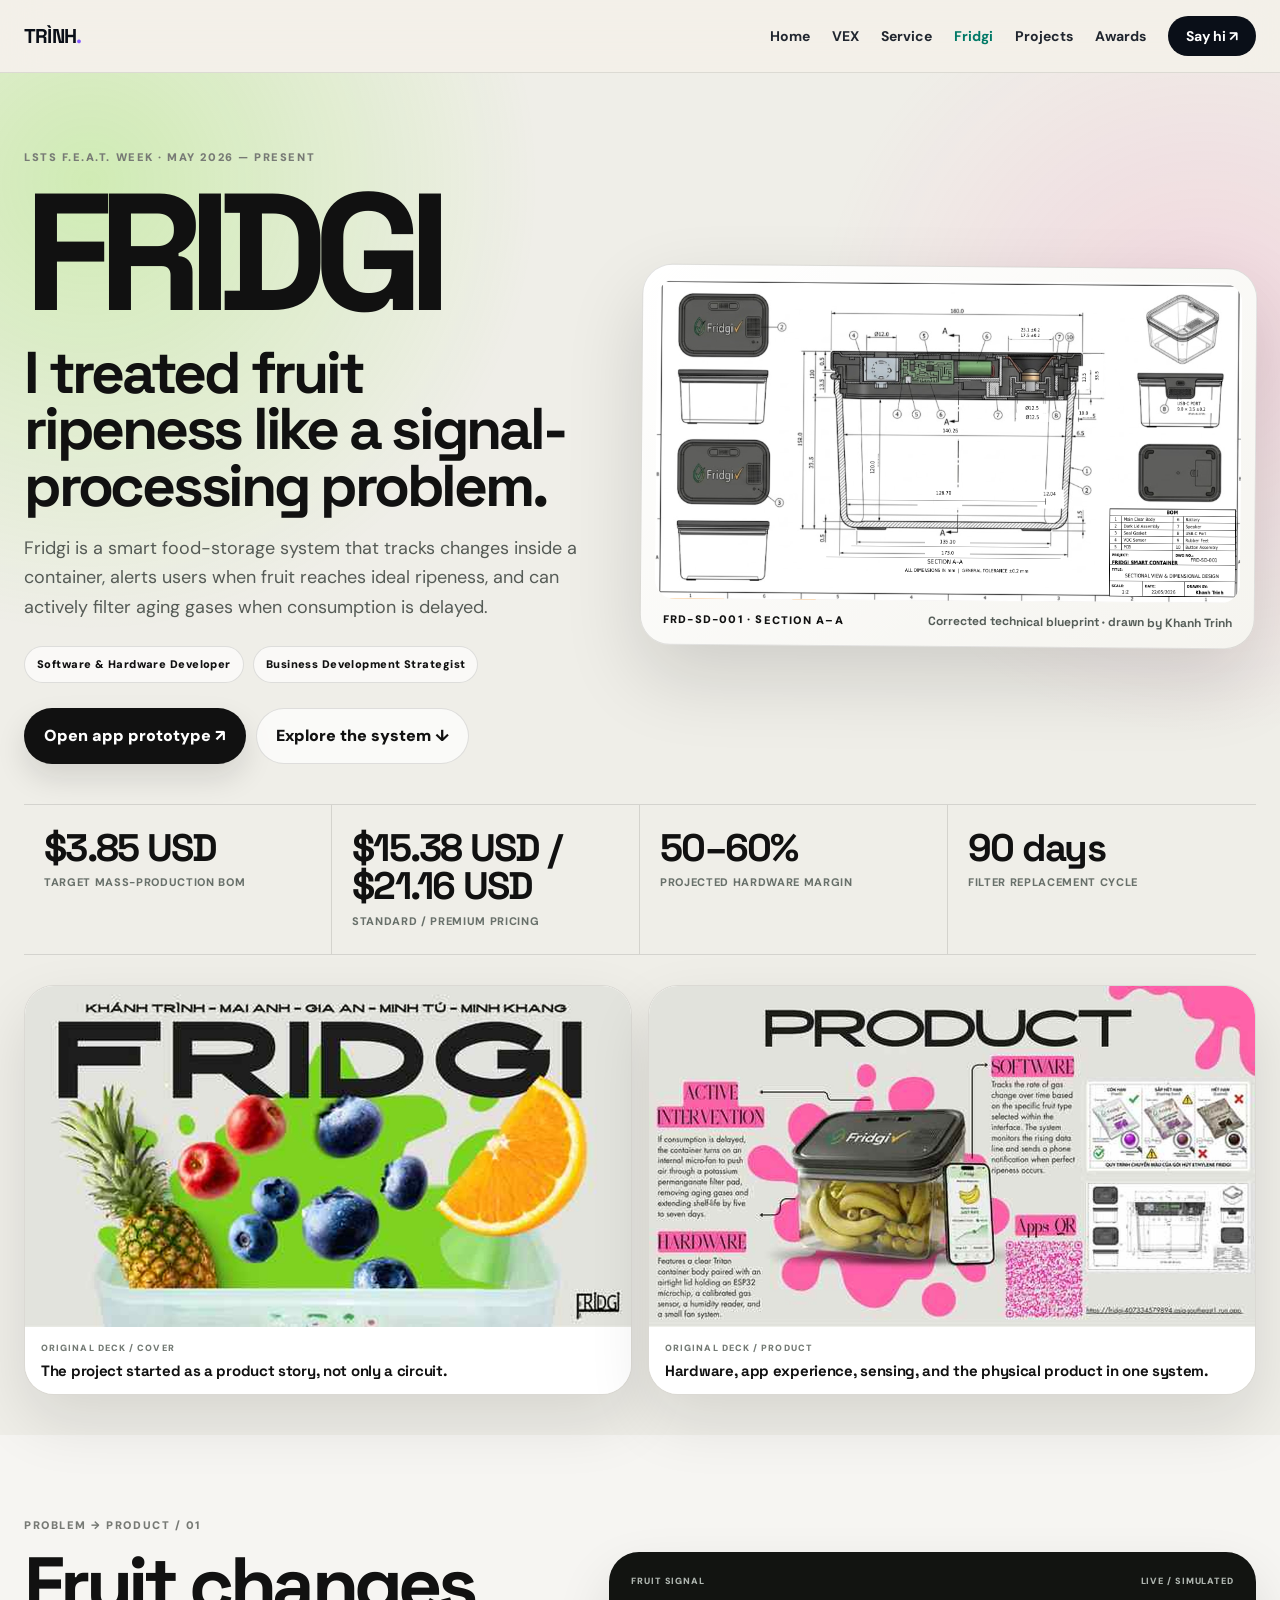
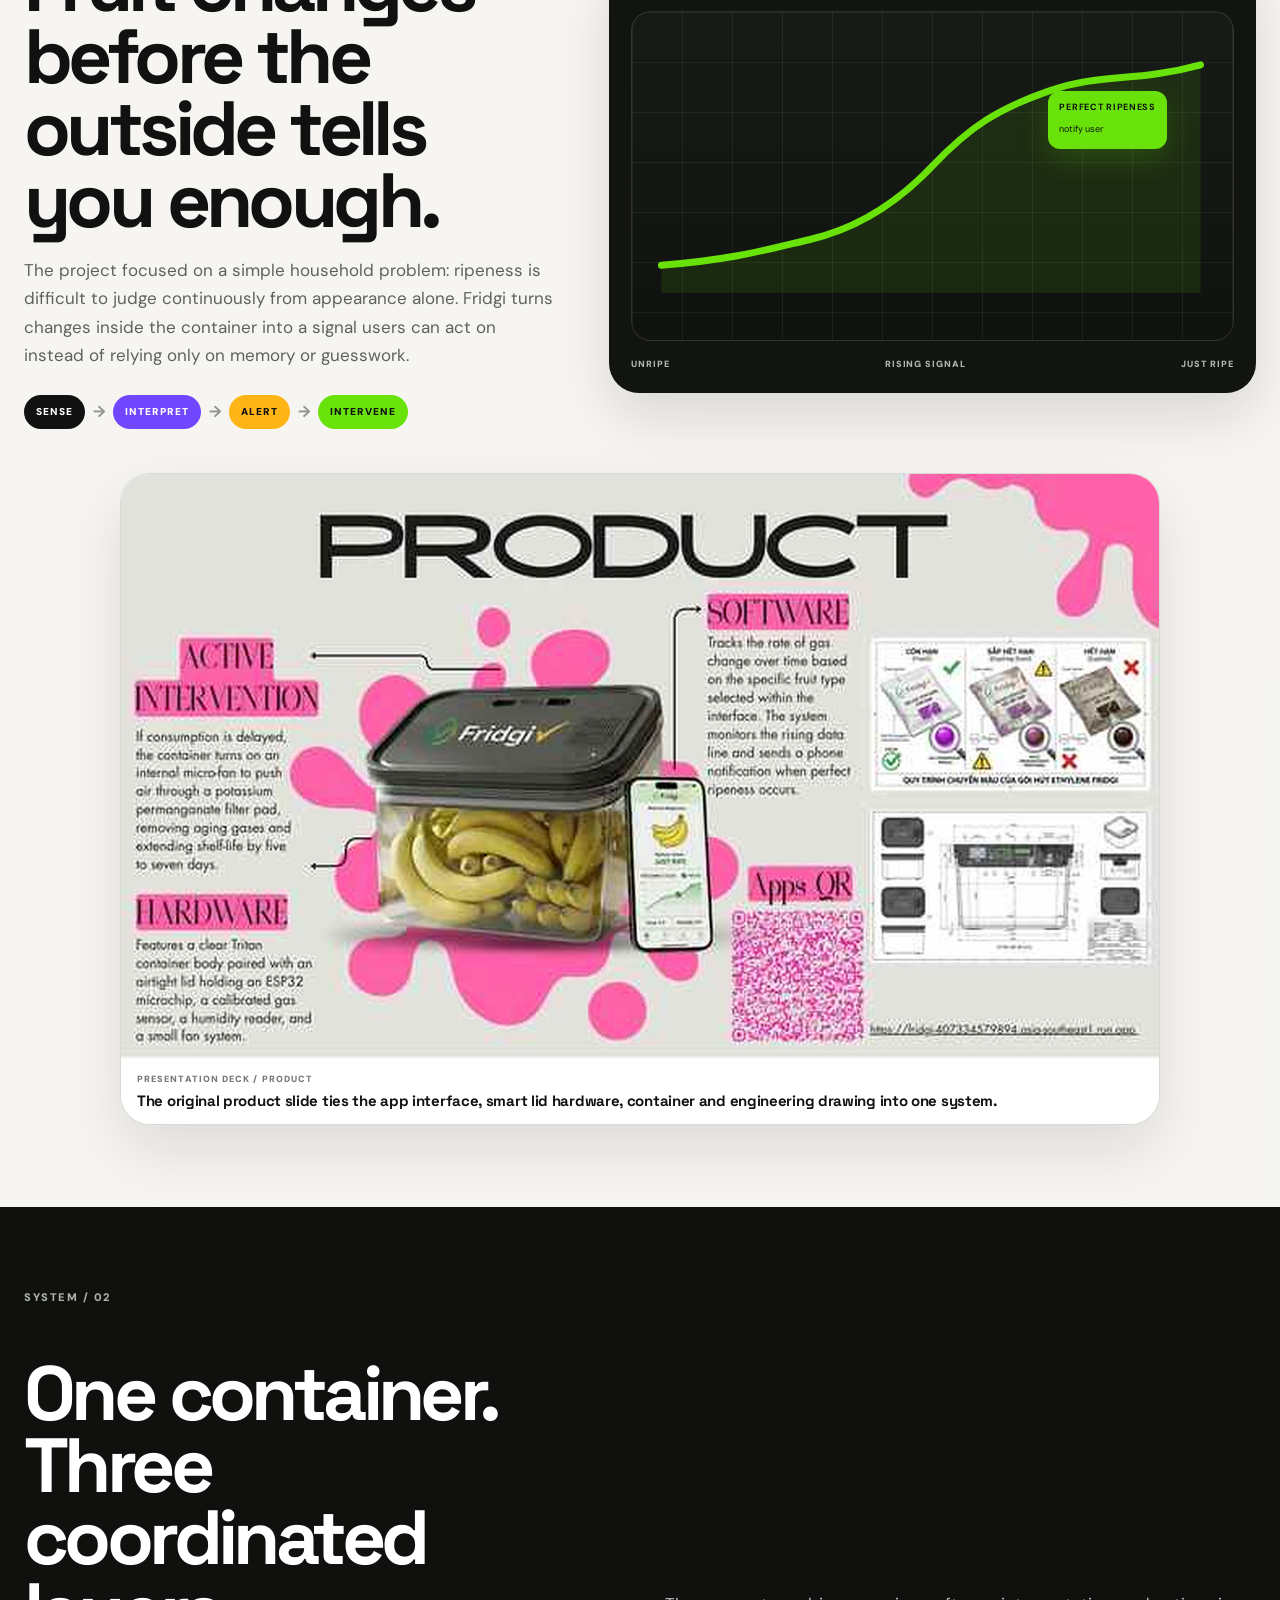
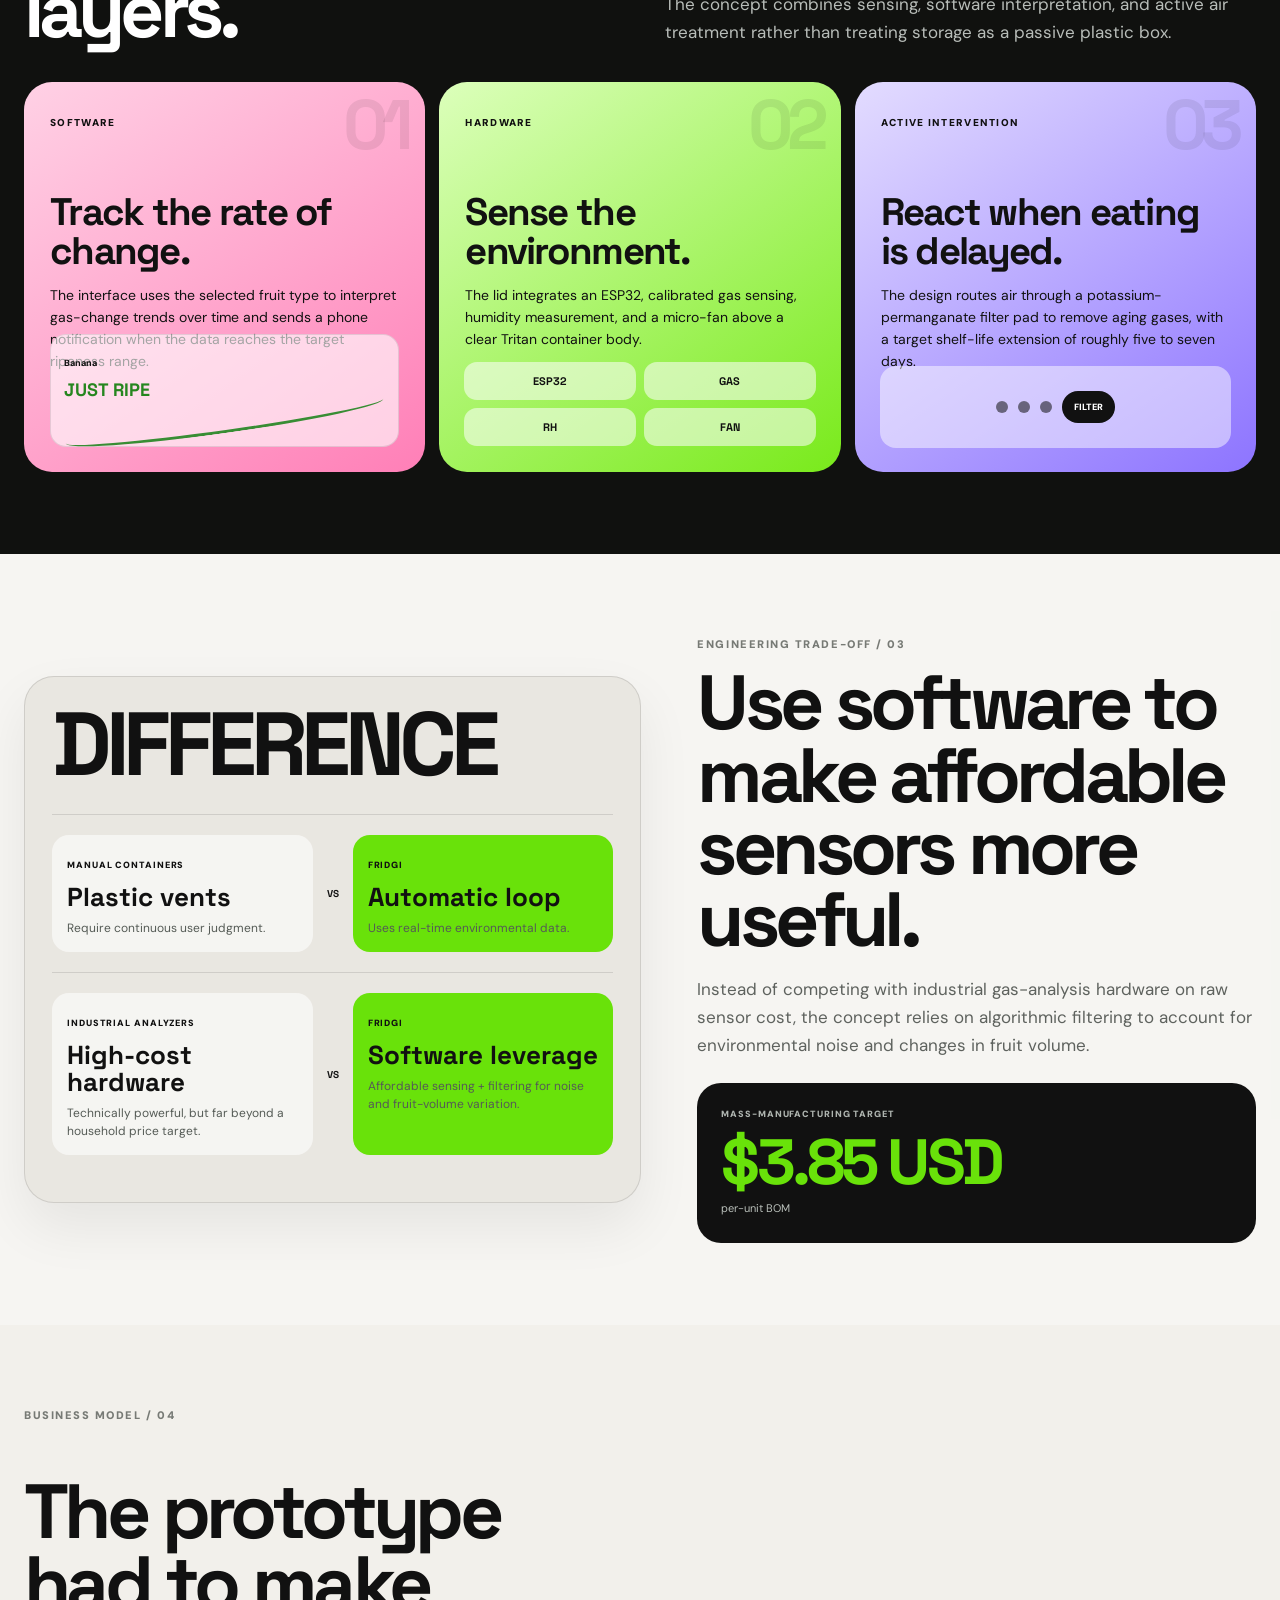
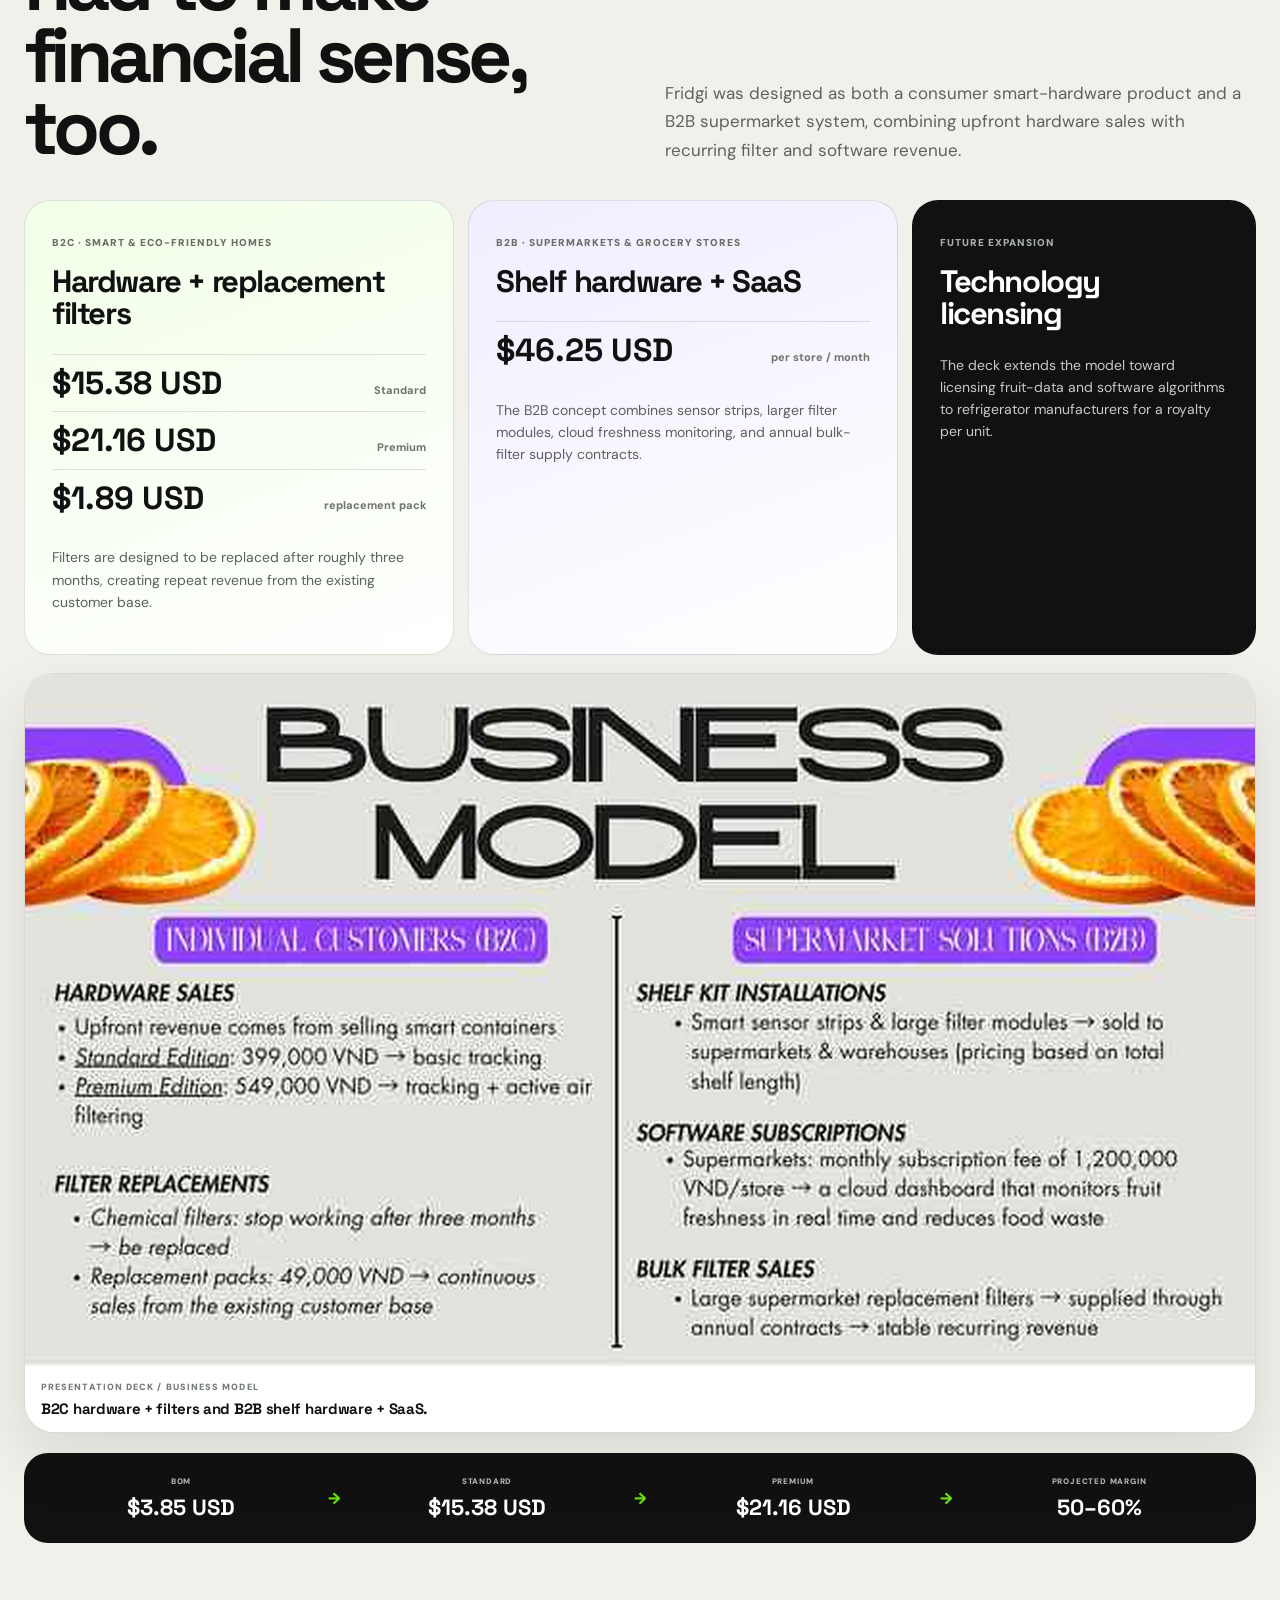
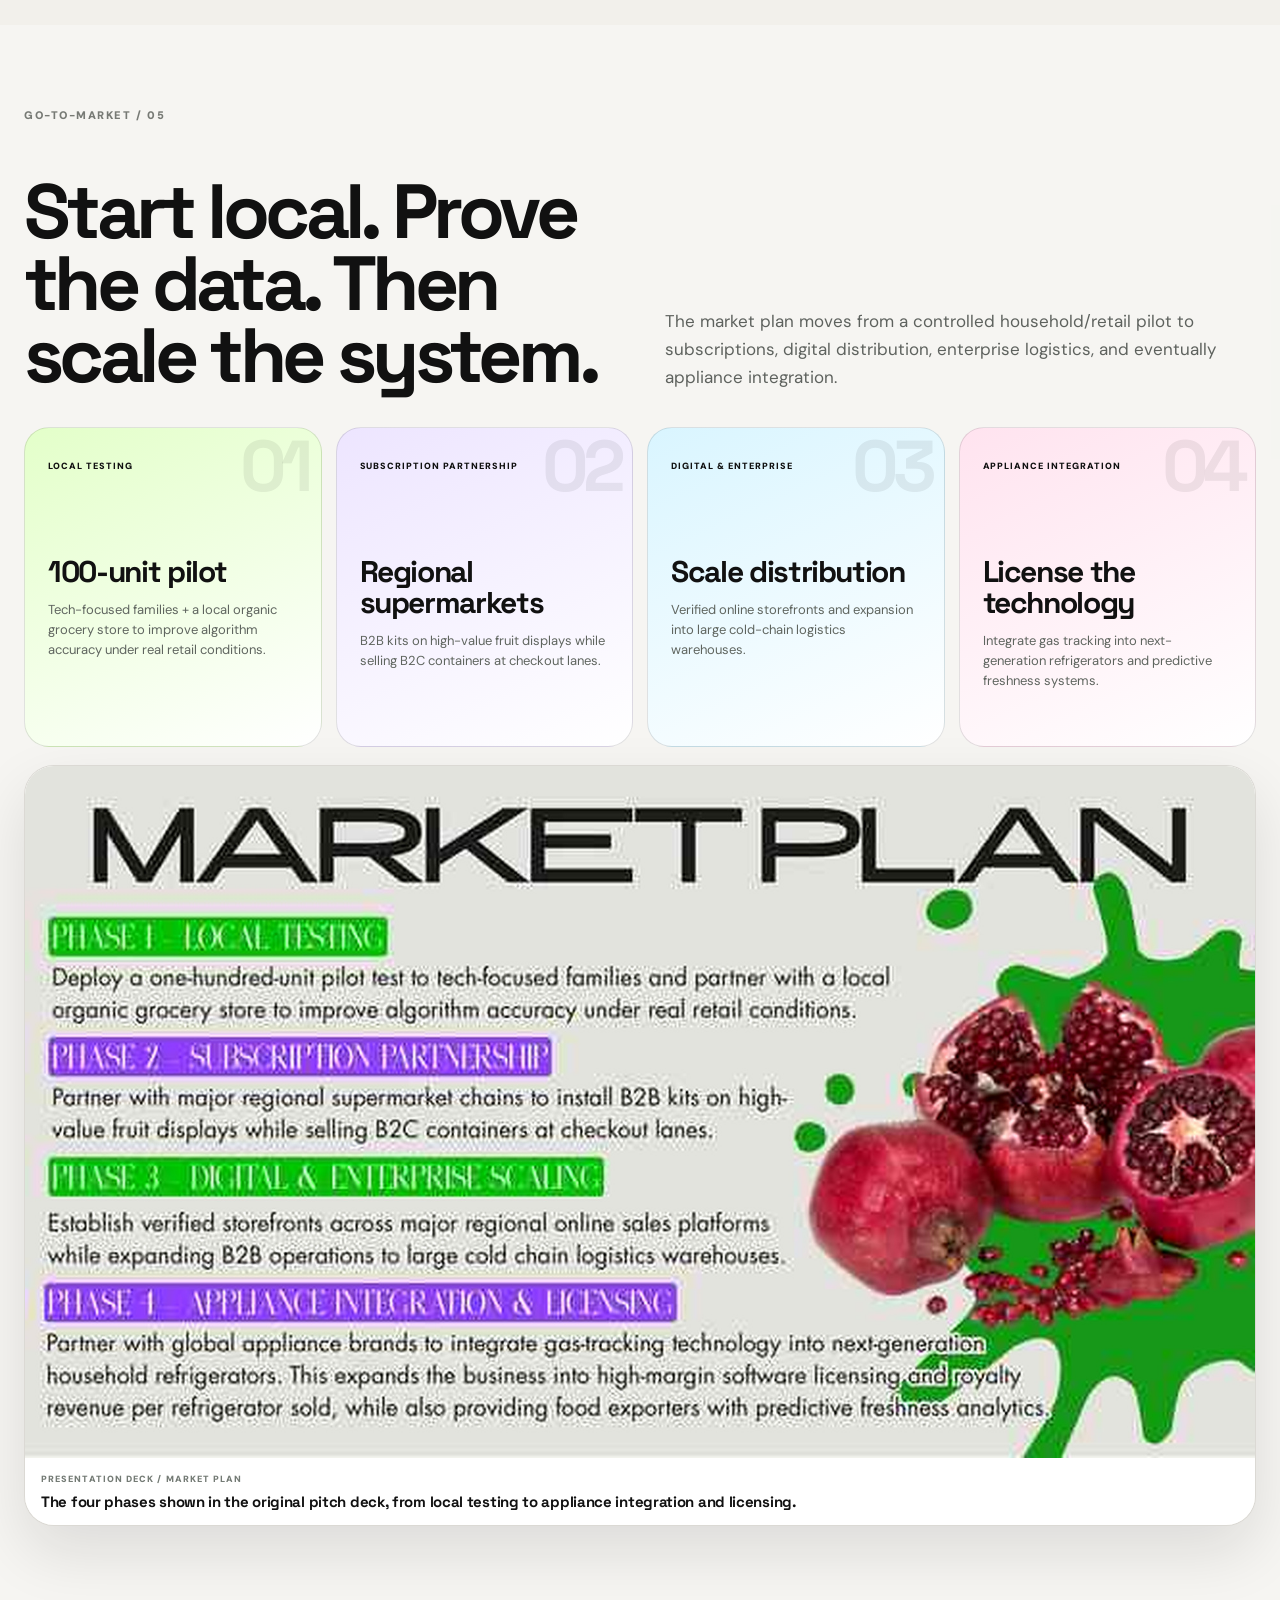
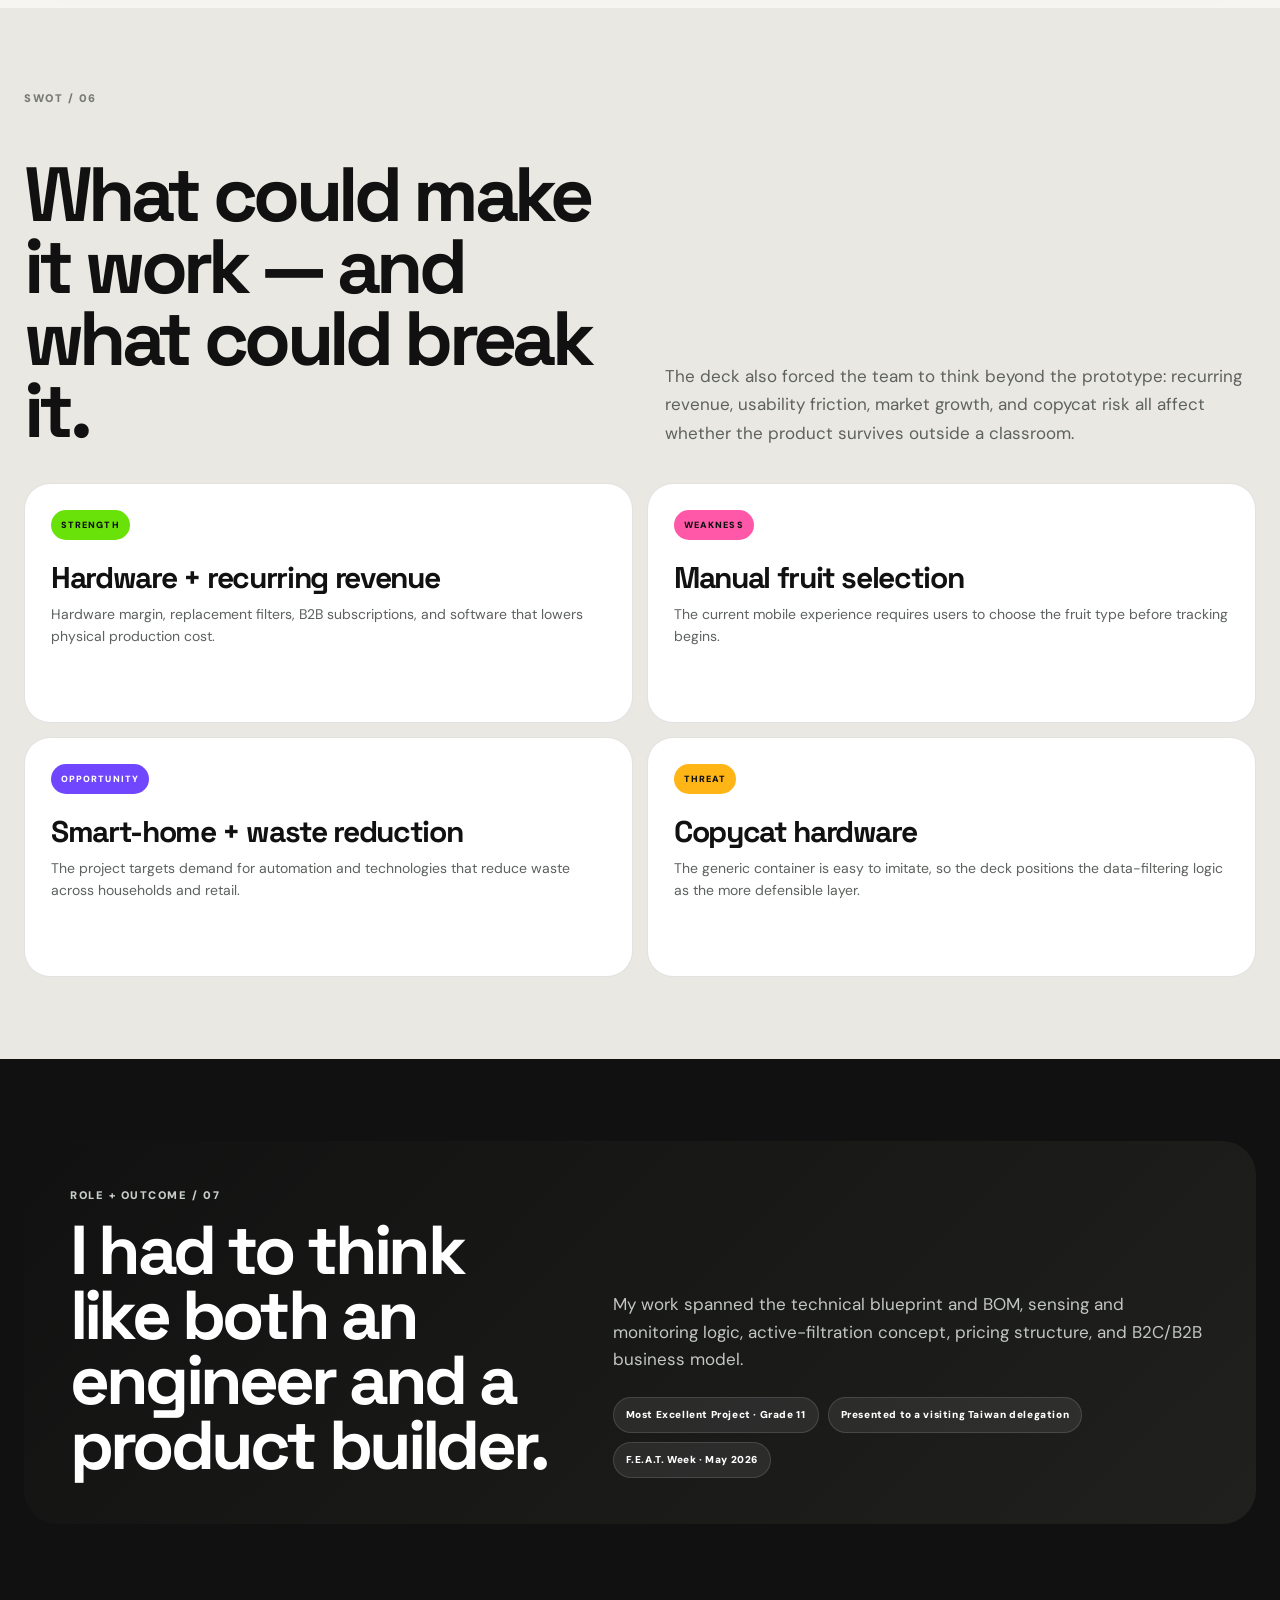
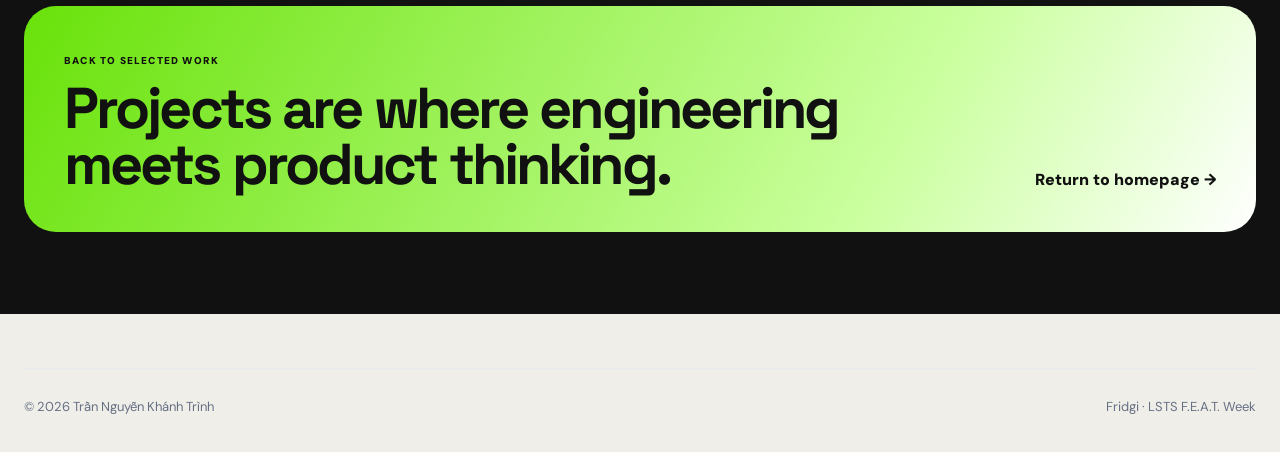
<file: feat.html>
<!doctype html>
<html lang="en">
<head>
  <meta charset="utf-8">
  <meta name="viewport" content="width=device-width,initial-scale=1">
  <meta name="description" content="Fridgi — LSTS F.E.A.T. Week project by Trần Nguyễn Khánh Trình: smart food storage, sensing, active filtration, mobile alerts, and business design.">
  <title>Fridgi · LSTS F.E.A.T. Week | Trình</title>
  <link rel="preconnect" href="https://fonts.googleapis.com">
  <link rel="preconnect" href="https://fonts.gstatic.com" crossorigin>
  <link href="https://fonts.googleapis.com/css2?family=DM+Sans:wght@400;500;600;700;800&family=Space+Grotesk:wght@500;600;700&display=swap" rel="stylesheet">
  <link rel="stylesheet" href="styles.css">
  <link rel="stylesheet" href="feat.css">

  <style id="feat-deck-evidence-styles">
    .feat-hero-evidence{position:relative;min-height:570px;display:flex;align-items:center}
    .hero-blueprint,.deck-hero-proof,.deck-mini-shot,.deck-shot,.blueprint-real{margin:0;overflow:hidden;border-radius:30px;border:1px solid rgba(17,17,17,.12);background:#fff;box-shadow:0 26px 62px rgba(17,17,17,.11)}
    .hero-blueprint{width:100%;padding:14px;transform:rotate(.45deg);background:linear-gradient(145deg,#fff,#f5f4ef);box-shadow:0 32px 78px rgba(17,17,17,.14)}
    .hero-blueprint img{display:block;width:100%;height:auto;max-height:610px;object-fit:contain;border-radius:20px;background:#fff;transition:transform .55s cubic-bezier(.2,.8,.2,1)}
    .hero-blueprint:hover img{transform:scale(1.018)}
    .hero-blueprint figcaption{display:flex;justify-content:space-between;gap:18px;align-items:center;padding:13px 8px 2px;color:#5f665f;font-size:11px;line-height:1.45}
    .hero-blueprint figcaption span{font-weight:900;letter-spacing:.11em;text-transform:uppercase;color:#111}
    .hero-blueprint figcaption strong{font:700 12px/1.3 "Space Grotesk",sans-serif;text-align:right;color:#555d58}
    .deck-evidence-row,.deck-evidence-grid{margin-top:26px}
    .deck-evidence-grid{display:grid;grid-template-columns:1fr;gap:16px}
    .deck-evidence-grid.hero-followup{grid-template-columns:1fr 1fr;margin-top:30px}
    .deck-shot{background:#f7f5ef}
    .deck-shot img{width:100%;display:block;aspect-ratio:16/9;object-fit:contain;background:#fff;transition:transform .45s cubic-bezier(.2,.8,.2,1)}
    .deck-shot.wide img{aspect-ratio:16/9}
    .deck-shot figcaption{display:grid;gap:5px;padding:14px 16px;background:#fff;color:#111}
    .deck-shot figcaption span{font-size:9px;font-weight:900;letter-spacing:.12em;text-transform:uppercase;color:#747b75}
    .deck-shot figcaption strong{font:700 15px/1.3 "Space Grotesk",sans-serif;letter-spacing:-.02em}
    .deck-shot:hover img{transform:scale(1.015)}
    .problem-section .deck-evidence-row{margin-top:44px}
    .problem-section .deck-shot{max-width:1040px;margin-inline:auto}
    .blueprint-real{margin-top:24px;padding:20px;background:#f7f6f2;color:#111;border-color:rgba(255,255,255,.18);box-shadow:0 24px 60px rgba(0,0,0,.24)}
    .blueprint-real .bp-title{margin:0 0 15px}.blueprint-real .bp-title span{color:#717871}
    .blueprint-real img{display:block;width:100%;max-height:760px;object-fit:contain;border-radius:19px;background:#fff;border:1px solid rgba(17,17,17,.1)}
    .blueprint-real figcaption{padding:13px 4px 1px;color:#afb6b0;font-size:12px;line-height:1.55}
    .business-section .deck-evidence-grid,.scale-section .deck-evidence-grid{margin-top:18px}
    .feat-page figure img{user-select:none;-webkit-user-drag:none;image-rendering:auto}
    @media(max-width:1050px){.feat-hero-evidence{min-height:480px}.hero-blueprint img{max-height:520px}}
    @media(max-width:680px){.feat-hero-evidence{min-height:0}.hero-blueprint,.deck-shot,.blueprint-real{border-radius:22px}.hero-blueprint{padding:9px;transform:none}.hero-blueprint figcaption{display:grid}.hero-blueprint figcaption strong{text-align:left}.deck-evidence-grid.hero-followup{grid-template-columns:1fr}.deck-shot.wide img,.deck-shot img{aspect-ratio:16/9;object-fit:contain}.problem-section .deck-evidence-row{margin-top:28px}}
  </style>
</head>
<body class="feat-page">
  <div class="scroll-progress" aria-hidden="true"></div>

  <nav class="nav feat-nav">
    <div class="container nav-inner">
      <a class="brand" href="index.html">TRÌNH<span>.</span></a>
      <button class="mobile-toggle" aria-label="Open navigation">☰</button>
      <div class="nav-links">
        <a href="index.html">Home</a>
        <a href="vex.html">VEX</a>
        <a href="service.html">Service</a>
        <a class="active" href="feat.html">Fridgi</a>
        <a href="index.html#projects">Projects</a>
        <a href="index.html#awards">Awards</a>
        <a class="nav-btn" href="index.html#contact">Say hi ↗</a>
      </div>
    </div>
  </nav>

  <main>
    <section class="feat-hero">
      <div class="container feat-hero-grid">
        <div class="feat-hero-copy reveal-up">
          <span class="feat-kicker">LSTS F.E.A.T. WEEK · MAY 2026 — PRESENT</span>
          <h1>FRIDGI</h1>
          <h2>I treated fruit ripeness like a signal-processing problem.</h2>
          <p>Fridgi is a smart food-storage system that tracks changes inside a container, alerts users when fruit reaches ideal ripeness, and can actively filter aging gases when consumption is delayed.</p>

          <div class="feat-role-row">
            <span>Software &amp; Hardware Developer</span>
            <span>Business Development Strategist</span>
          </div>

          <div class="feat-actions">
            <a class="feat-btn primary" href="https://fridgi-407334579894.asia-southeast1.run.app" target="_blank" rel="noreferrer">Open app prototype ↗</a>
            <a class="feat-btn ghost" href="#system">Explore the system ↓</a>
          </div>
        </div>

        <div class="feat-hero-evidence reveal-scale">
          <figure class="hero-blueprint lightboxable">
            <img src="assets/fridgi/blueprint-hires.png" alt="Fridgi sectional technical blueprint with dimensional design, BOM, electronics, sensor and enclosure views">
            <figcaption><span>FRD-SD-001 · SECTION A–A</span><strong>Corrected technical blueprint · drawn by Khanh Trinh</strong></figcaption>
          </figure>
        </div>
      </div>

      <div class="container feat-metric-strip reveal-up">
        <div><strong>$3.85 USD</strong><span>target mass-production BOM</span></div>
        <div><strong>$15.38 USD / $21.16 USD</strong><span>Standard / Premium pricing</span></div>
        <div><strong>50–60%</strong><span>projected hardware margin</span></div>
        <div><strong>90 days</strong><span>filter replacement cycle</span></div>
      </div>

      <div class="container deck-evidence-grid hero-followup reveal-up">
        <figure class="deck-shot lightboxable">
          <img src="assets/fridgi/cover-hires.jpg" alt="Fridgi F.E.A.T. Week presentation cover from the original project deck">
          <figcaption><span>ORIGINAL DECK / COVER</span><strong>The project started as a product story, not only a circuit.</strong></figcaption>
        </figure>
        <figure class="deck-shot lightboxable">
          <img src="assets/fridgi/product-hires.jpg" alt="Fridgi product slide showing the smart container, mobile app, hardware and blueprint">
          <figcaption><span>ORIGINAL DECK / PRODUCT</span><strong>Hardware, app experience, sensing, and the physical product in one system.</strong></figcaption>
        </figure>
      </div>
    </section>

    <section class="feat-section problem-section">
      <div class="container feat-split">
        <div class="feat-copy reveal-up">
          <span class="feat-kicker">PROBLEM → PRODUCT / 01</span>
          <h2>Fruit changes before the outside tells you enough.</h2>
          <p>The project focused on a simple household problem: ripeness is difficult to judge continuously from appearance alone. Fridgi turns changes inside the container into a signal users can act on instead of relying only on memory or guesswork.</p>
          <div class="feat-flow">
            <span>SENSE</span><b>→</b><span>INTERPRET</span><b>→</b><span>ALERT</span><b>→</b><span>INTERVENE</span>
          </div>
        </div>

        <div class="ripeness-panel reveal-scale" aria-label="Ripeness signal chart">
          <div class="panel-top"><span>FRUIT SIGNAL</span><span>LIVE / SIMULATED</span></div>
          <div class="chart-stage">
            <div class="chart-grid"></div>
            <svg viewBox="0 0 600 270" preserveAspectRatio="none" aria-hidden="true">
              <path class="chart-path" d="M12 230 C90 224, 125 214, 170 204 S260 170, 300 130 S370 72, 425 54 S515 46, 585 28"/>
              <path class="chart-area" d="M12 230 C90 224, 125 214, 170 204 S260 170, 300 130 S370 72, 425 54 S515 46, 585 28 L585 258 L12 258 Z"/>
            </svg>
            <div class="chart-marker"><b>PERFECT RIPENESS</b><span>notify user</span></div>
          </div>
          <div class="chart-foot"><span>UNRIPE</span><span>RISING SIGNAL</span><span>JUST RIPE</span></div>
        </div>
      </div>
      <div class="container deck-evidence-row reveal-up">
        <figure class="deck-shot wide lightboxable">
          <img src="assets/fridgi/product-hires.jpg" alt="Original Fridgi product slide from the presentation deck">
          <figcaption><span>PRESENTATION DECK / PRODUCT</span><strong>The original product slide ties the app interface, smart lid hardware, container and engineering drawing into one system.</strong></figcaption>
        </figure>
      </div>
    </section>

    <section class="feat-section system-section" id="system">
      <div class="container">
        <div class="feat-head reveal-up">
          <span class="feat-kicker">SYSTEM / 02</span>
          <h2>One container.<br>Three coordinated layers.</h2>
          <p>The concept combines sensing, software interpretation, and active air treatment rather than treating storage as a passive plastic box.</p>
        </div>

        <div class="system-grid">
          <article class="system-card software reveal-up">
            <span class="system-no">01</span>
            <small>SOFTWARE</small>
            <h3>Track the rate of change.</h3>
            <p>The interface uses the selected fruit type to interpret gas-change trends over time and sends a phone notification when the data reaches the target ripeness range.</p>
            <div class="mini-screen"><span>Banana</span><b>JUST RIPE</b><i></i></div>
          </article>
          <article class="system-card hardware reveal-up">
            <span class="system-no">02</span>
            <small>HARDWARE</small>
            <h3>Sense the environment.</h3>
            <p>The lid integrates an ESP32, calibrated gas sensing, humidity measurement, and a micro-fan above a clear Tritan container body.</p>
            <div class="hardware-map"><span>ESP32</span><span>GAS</span><span>RH</span><span>FAN</span></div>
          </article>
          <article class="system-card intervention reveal-up">
            <span class="system-no">03</span>
            <small>ACTIVE INTERVENTION</small>
            <h3>React when eating is delayed.</h3>
            <p>The design routes air through a potassium-permanganate filter pad to remove aging gases, with a target shelf-life extension of roughly five to seven days.</p>
            <div class="airflow"><i></i><i></i><i></i><span>FILTER</span></div>
          </article>
        </div>

      </div>
    </section>

    <section class="feat-section tech-section">
      <div class="container feat-split reverse">
        <div class="difference-board reveal-scale">
          <div class="diff-title">DIFFERENCE</div>
          <div class="diff-row">
            <article><small>MANUAL CONTAINERS</small><strong>Plastic vents</strong><p>Require continuous user judgment.</p></article>
            <b>VS</b>
            <article class="fridgi-side"><small>FRIDGI</small><strong>Automatic loop</strong><p>Uses real-time environmental data.</p></article>
          </div>
          <div class="diff-row second">
            <article><small>INDUSTRIAL ANALYZERS</small><strong>High-cost hardware</strong><p>Technically powerful, but far beyond a household price target.</p></article>
            <b>VS</b>
            <article class="fridgi-side"><small>FRIDGI</small><strong>Software leverage</strong><p>Affordable sensing + filtering for noise and fruit-volume variation.</p></article>
          </div>
        </div>

        <div class="feat-copy reveal-up">
          <span class="feat-kicker">ENGINEERING TRADE-OFF / 03</span>
          <h2>Use software to make affordable sensors more useful.</h2>
          <p>Instead of competing with industrial gas-analysis hardware on raw sensor cost, the concept relies on algorithmic filtering to account for environmental noise and changes in fruit volume.</p>
          <div class="bom-callout">
            <small>MASS-MANUFACTURING TARGET</small>
            <strong>$3.85 USD</strong>
            <span>per-unit BOM</span>
          </div>
        </div>
      </div>
    </section>

    <section class="feat-section business-section">
      <div class="container">
        <div class="feat-head reveal-up">
          <span class="feat-kicker">BUSINESS MODEL / 04</span>
          <h2>The prototype had to make financial sense, too.</h2>
          <p>Fridgi was designed as both a consumer smart-hardware product and a B2B supermarket system, combining upfront hardware sales with recurring filter and software revenue.</p>
        </div>

        <div class="business-grid">
          <article class="business-card b2c reveal-up">
            <small>B2C · SMART &amp; ECO-FRIENDLY HOMES</small>
            <h3>Hardware + replacement filters</h3>
            <div class="price-row"><strong>$15.38 USD</strong><span>Standard</span></div>
            <div class="price-row"><strong>$21.16 USD</strong><span>Premium</span></div>
            <div class="price-row"><strong>$1.89 USD</strong><span>replacement pack</span></div>
            <p>Filters are designed to be replaced after roughly three months, creating repeat revenue from the existing customer base.</p>
          </article>

          <article class="business-card b2b reveal-up">
            <small>B2B · SUPERMARKETS &amp; GROCERY STORES</small>
            <h3>Shelf hardware + SaaS</h3>
            <div class="price-row"><strong>$46.25 USD</strong><span>per store / month</span></div>
            <p>The B2B concept combines sensor strips, larger filter modules, cloud freshness monitoring, and annual bulk-filter supply contracts.</p>
          </article>

          <article class="business-card future reveal-up">
            <small>FUTURE EXPANSION</small>
            <h3>Technology licensing</h3>
            <p>The deck extends the model toward licensing fruit-data and software algorithms to refrigerator manufacturers for a royalty per unit.</p>
          </article>
        </div>

        <div class="deck-evidence-grid reveal-up">
          <figure class="deck-shot lightboxable">
            <img src="assets/fridgi/business-model-hires.jpg" alt="Original Fridgi business model slide from the F.E.A.T. Week presentation">
            <figcaption><span>PRESENTATION DECK / BUSINESS MODEL</span><strong>B2C hardware + filters and B2B shelf hardware + SaaS.</strong></figcaption>
          </figure>
        </div>

        <div class="finance-strip reveal-up">
          <div><small>BOM</small><strong>$3.85 USD</strong></div>
          <i>→</i>
          <div><small>STANDARD</small><strong>$15.38 USD</strong></div>
          <i>→</i>
          <div><small>PREMIUM</small><strong>$21.16 USD</strong></div>
          <i>→</i>
          <div><small>PROJECTED MARGIN</small><strong>50–60%</strong></div>
        </div>
      </div>
    </section>

    <section class="feat-section scale-section">
      <div class="container">
        <div class="feat-head reveal-up">
          <span class="feat-kicker">GO-TO-MARKET / 05</span>
          <h2>Start local. Prove the data. Then scale the system.</h2>
          <p>The market plan moves from a controlled household/retail pilot to subscriptions, digital distribution, enterprise logistics, and eventually appliance integration.</p>
        </div>

        <div class="phase-track">
          <article class="phase-card reveal-up"><b>01</b><small>LOCAL TESTING</small><h3>100-unit pilot</h3><p>Tech-focused families + a local organic grocery store to improve algorithm accuracy under real retail conditions.</p></article>
          <article class="phase-card reveal-up"><b>02</b><small>SUBSCRIPTION PARTNERSHIP</small><h3>Regional supermarkets</h3><p>B2B kits on high-value fruit displays while selling B2C containers at checkout lanes.</p></article>
          <article class="phase-card reveal-up"><b>03</b><small>DIGITAL &amp; ENTERPRISE</small><h3>Scale distribution</h3><p>Verified online storefronts and expansion into large cold-chain logistics warehouses.</p></article>
          <article class="phase-card reveal-up"><b>04</b><small>APPLIANCE INTEGRATION</small><h3>License the technology</h3><p>Integrate gas tracking into next-generation refrigerators and predictive freshness systems.</p></article>
        </div>
        <div class="deck-evidence-grid reveal-up">
          <figure class="deck-shot wide lightboxable">
            <img src="assets/fridgi/market-plan-hires.jpg" alt="Original Fridgi market plan slide from the F.E.A.T. Week presentation">
            <figcaption><span>PRESENTATION DECK / MARKET PLAN</span><strong>The four phases shown in the original pitch deck, from local testing to appliance integration and licensing.</strong></figcaption>
          </figure>
        </div>
      </div>
    </section>

    <section class="feat-section swot-section">
      <div class="container">
        <div class="feat-head reveal-up">
          <span class="feat-kicker">SWOT / 06</span>
          <h2>What could make it work — and what could break it.</h2>
          <p>The deck also forced the team to think beyond the prototype: recurring revenue, usability friction, market growth, and copycat risk all affect whether the product survives outside a classroom.</p>
        </div>

        <div class="swot-grid">
          <article class="swot-card s reveal-up"><small>STRENGTH</small><h3>Hardware + recurring revenue</h3><p>Hardware margin, replacement filters, B2B subscriptions, and software that lowers physical production cost.</p></article>
          <article class="swot-card w reveal-up"><small>WEAKNESS</small><h3>Manual fruit selection</h3><p>The current mobile experience requires users to choose the fruit type before tracking begins.</p></article>
          <article class="swot-card o reveal-up"><small>OPPORTUNITY</small><h3>Smart-home + waste reduction</h3><p>The project targets demand for automation and technologies that reduce waste across households and retail.</p></article>
          <article class="swot-card t reveal-up"><small>THREAT</small><h3>Copycat hardware</h3><p>The generic container is easy to imitate, so the deck positions the data-filtering logic as the more defensible layer.</p></article>
        </div>
      </div>
    </section>

    <section class="feat-section outcome-section">
      <div class="container outcome-card reveal-up">
        <div>
          <span class="feat-kicker light">ROLE + OUTCOME / 07</span>
          <h2>I had to think like both an engineer and a product builder.</h2>
        </div>
        <div class="outcome-copy">
          <p>My work spanned the technical blueprint and BOM, sensing and monitoring logic, active-filtration concept, pricing structure, and B2C/B2B business model.</p>
          <div class="outcome-badges">
            <span>Most Excellent Project · Grade 11</span>
            <span>Presented to a visiting Taiwan delegation</span>
            <span>F.E.A.T. Week · May 2026</span>
          </div>
        </div>
      </div>
    </section>

    <section class="feat-next">
      <div class="container feat-next-card reveal-up">
        <div><span>BACK TO SELECTED WORK</span><h2>Projects are where engineering meets product thinking.</h2></div>
        <a href="index.html#projects">Return to homepage →</a>
      </div>
    </section>
  </main>

  <footer class="footer"><div class="container footer-box"><span>© 2026 Trần Nguyễn Khánh Trình</span><span>Fridgi · LSTS F.E.A.T. Week</span></div></footer>
  <script src="script.js"></script>
</body>
</html>
</file>
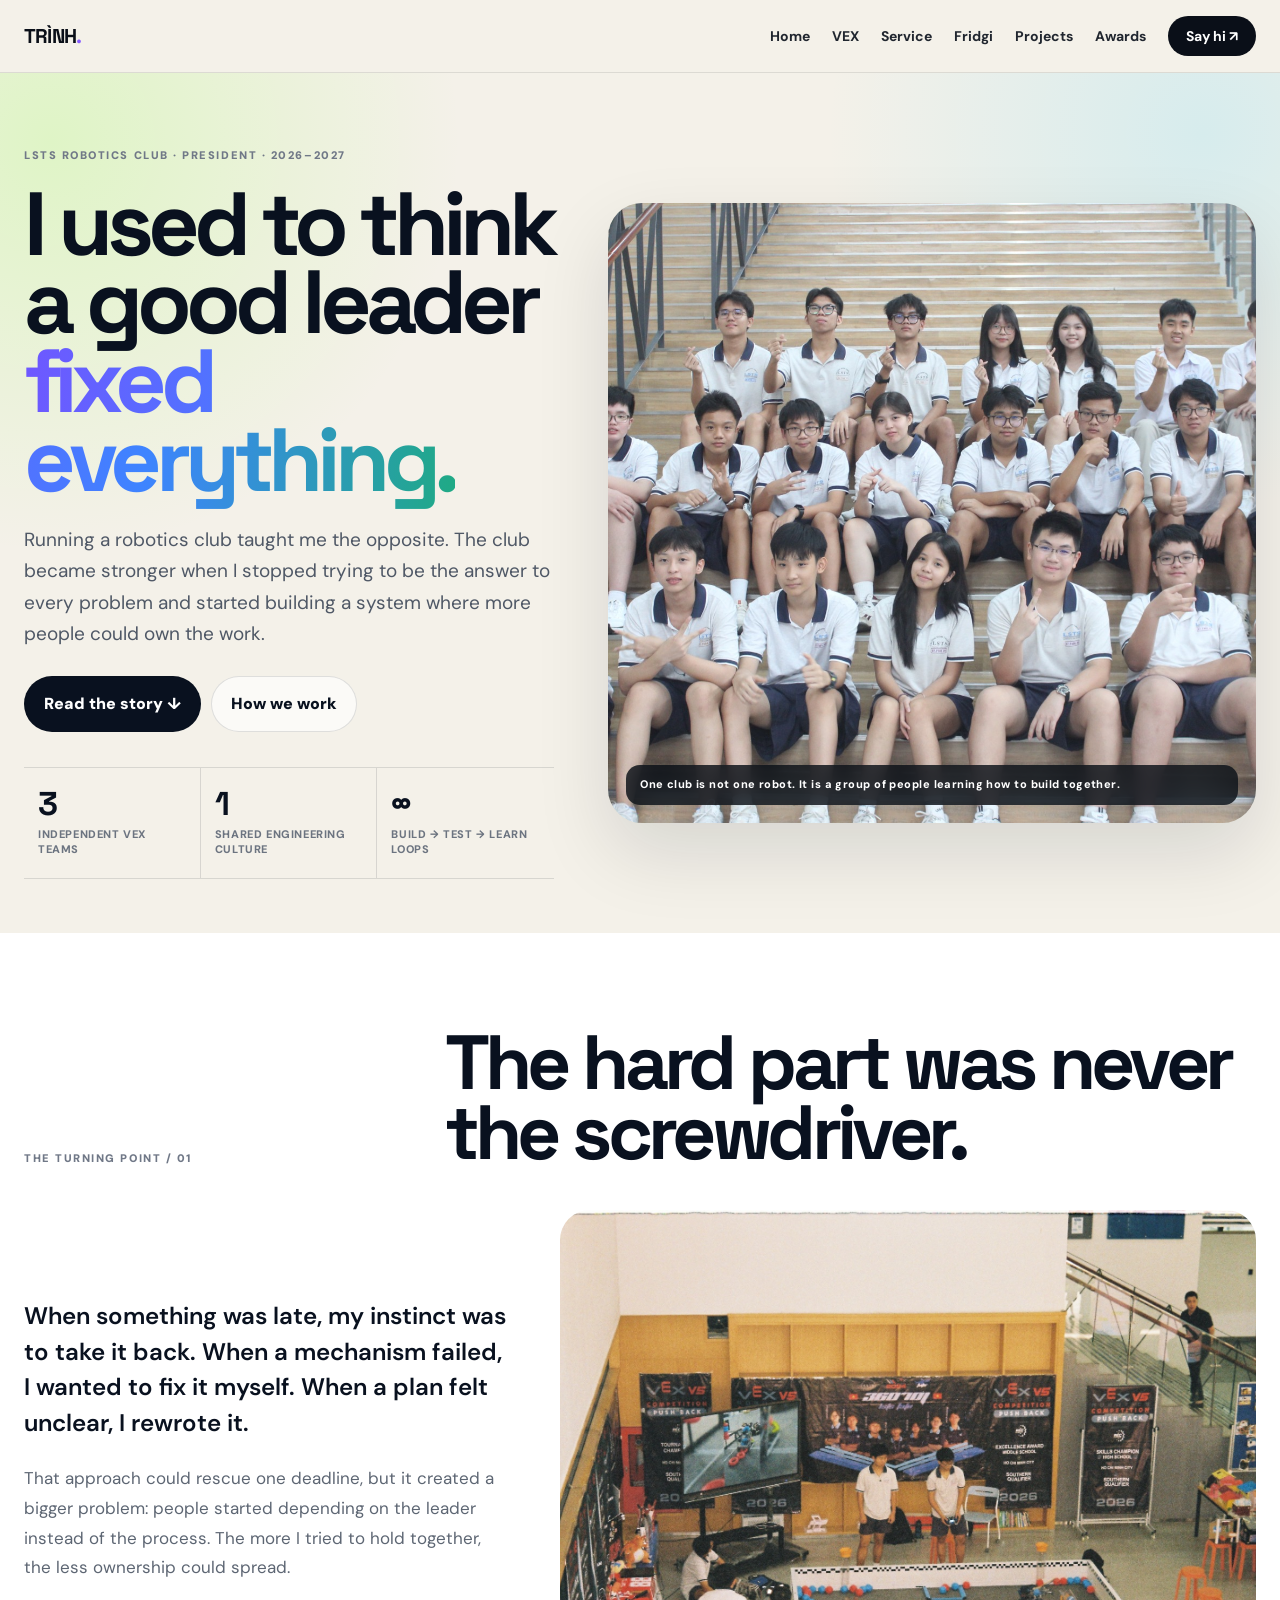
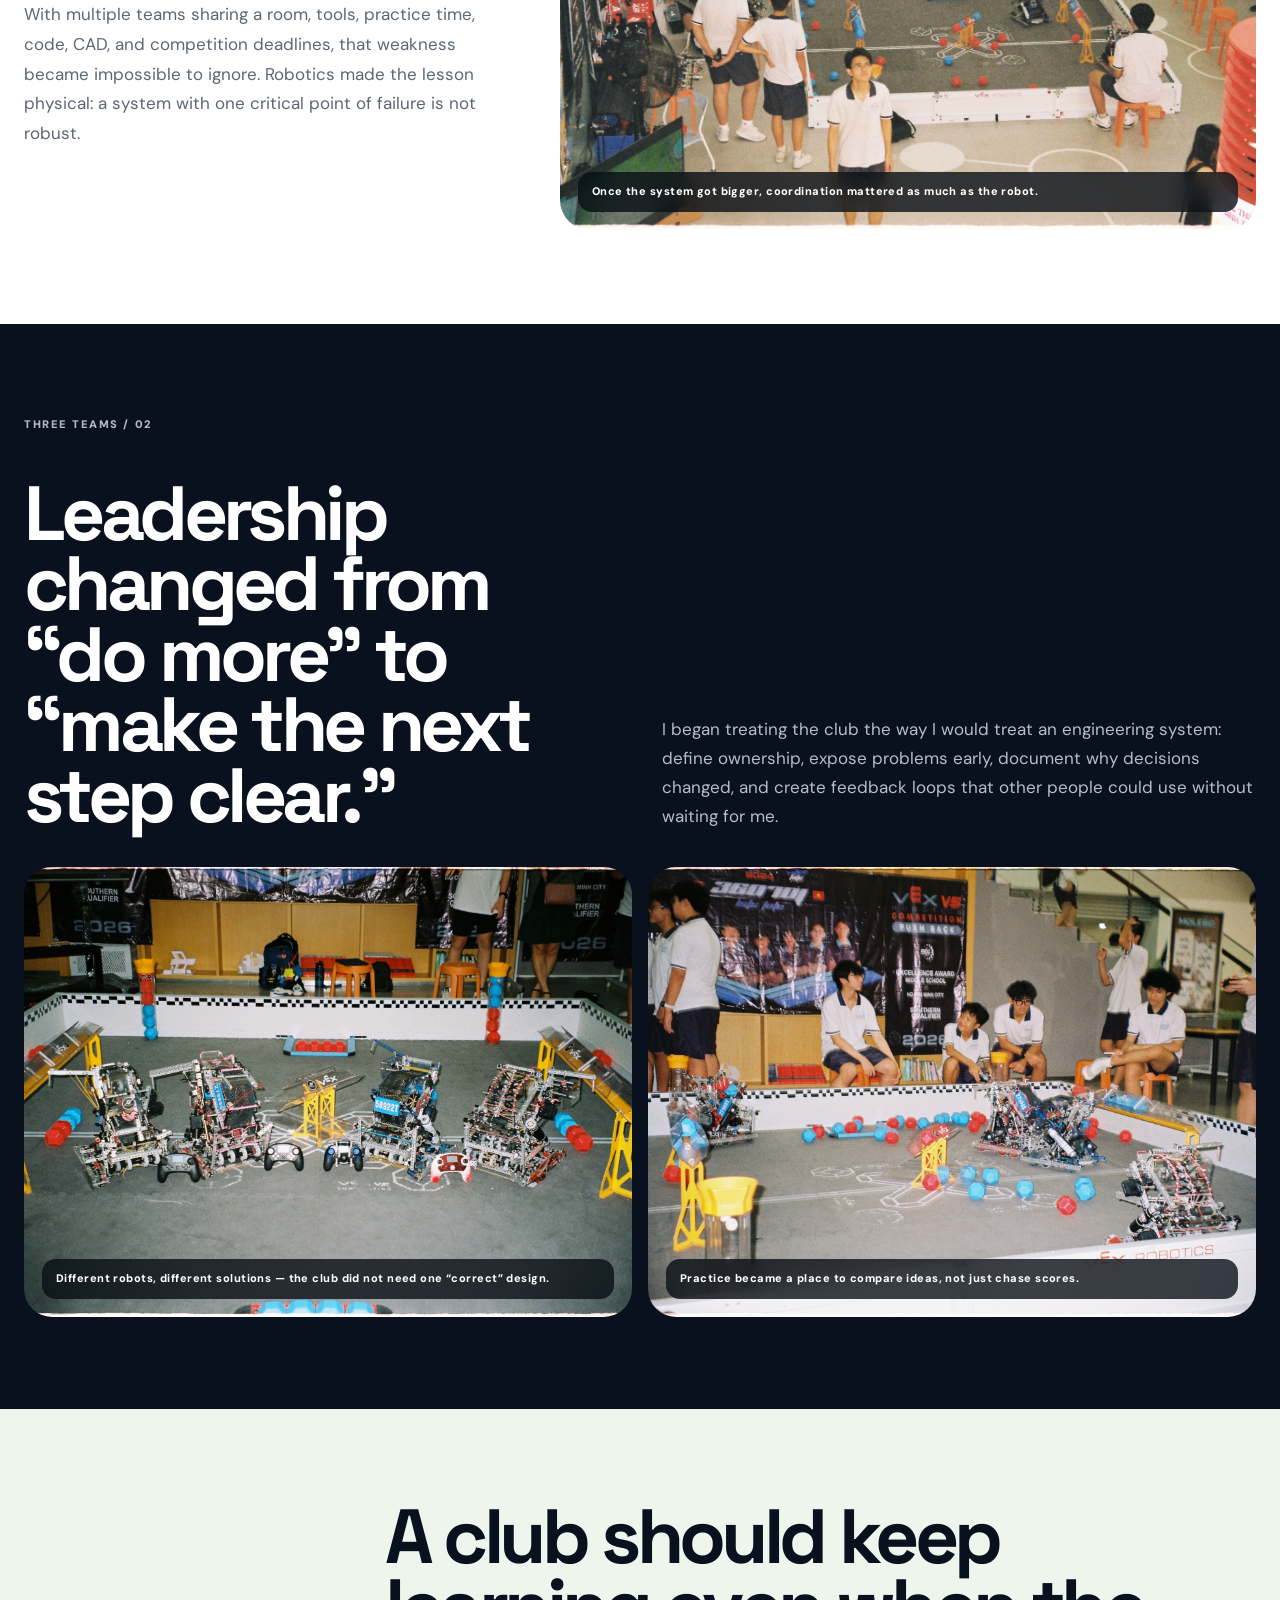
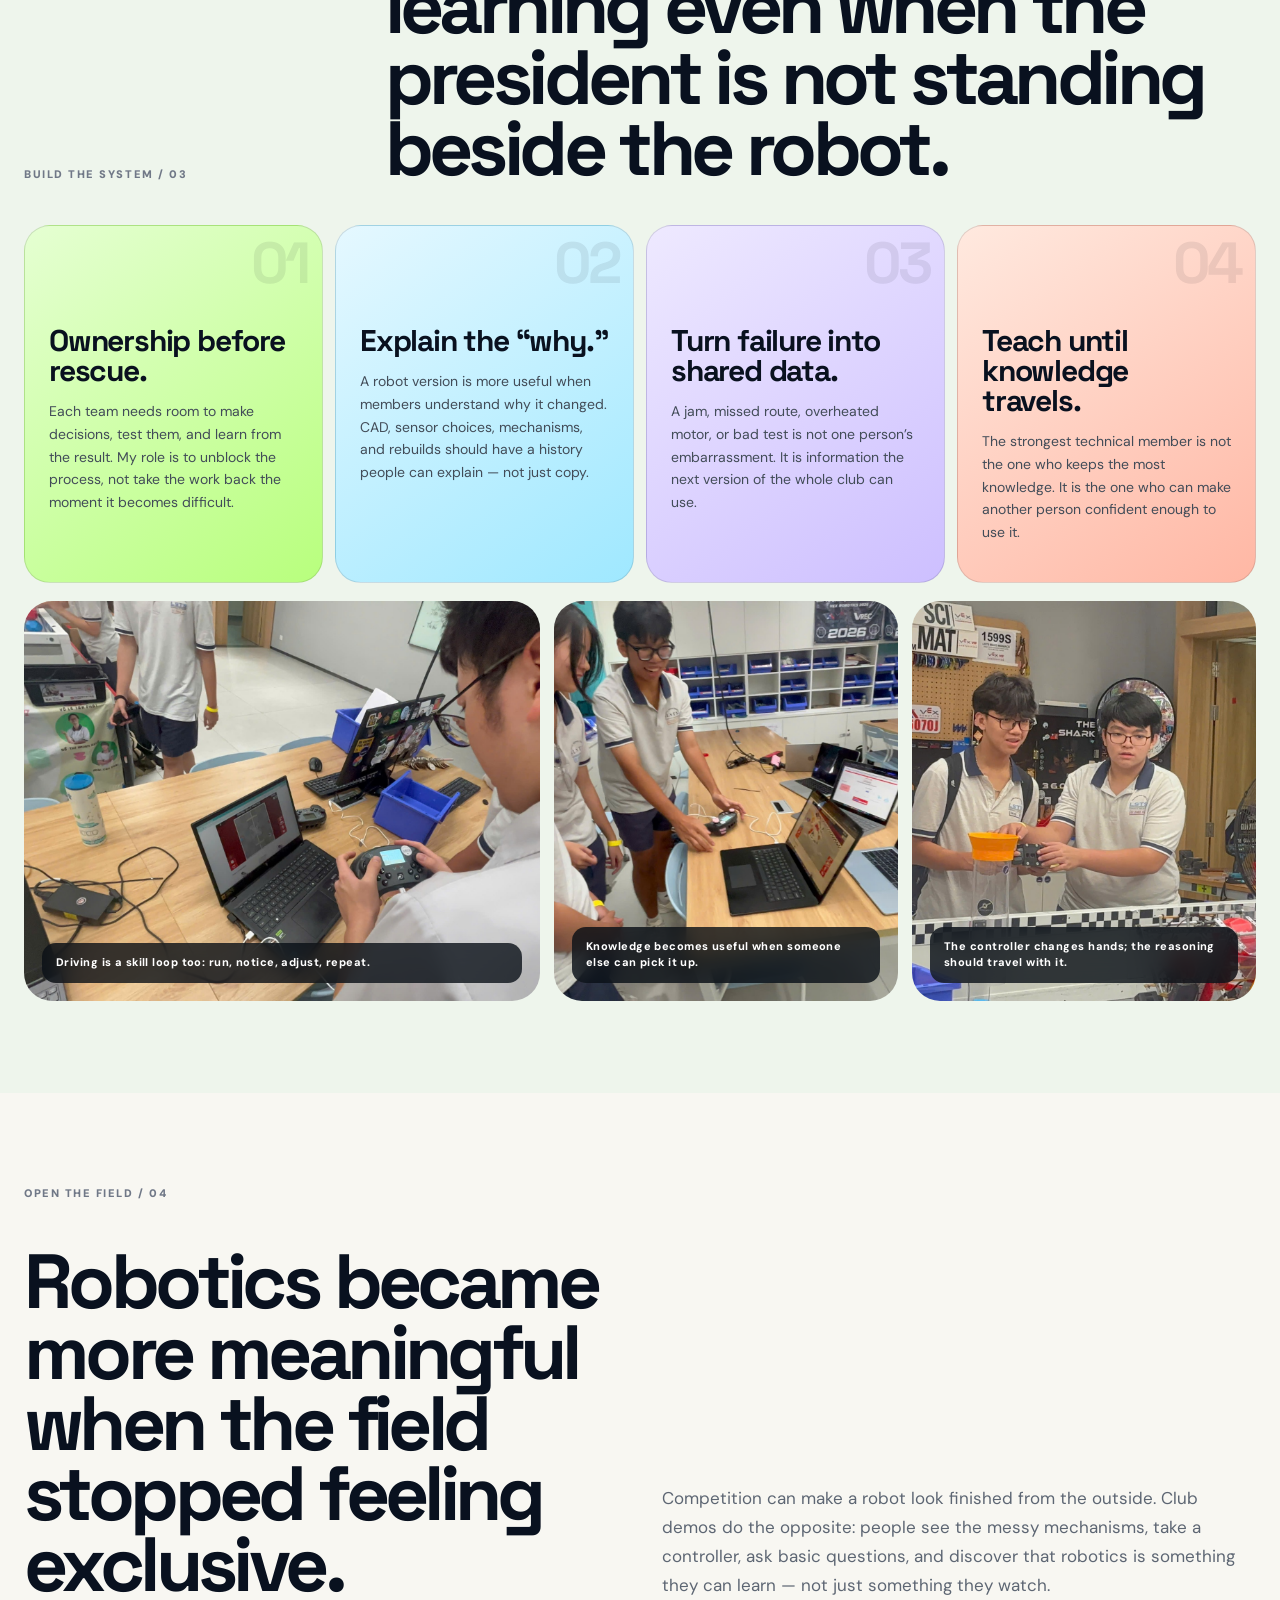
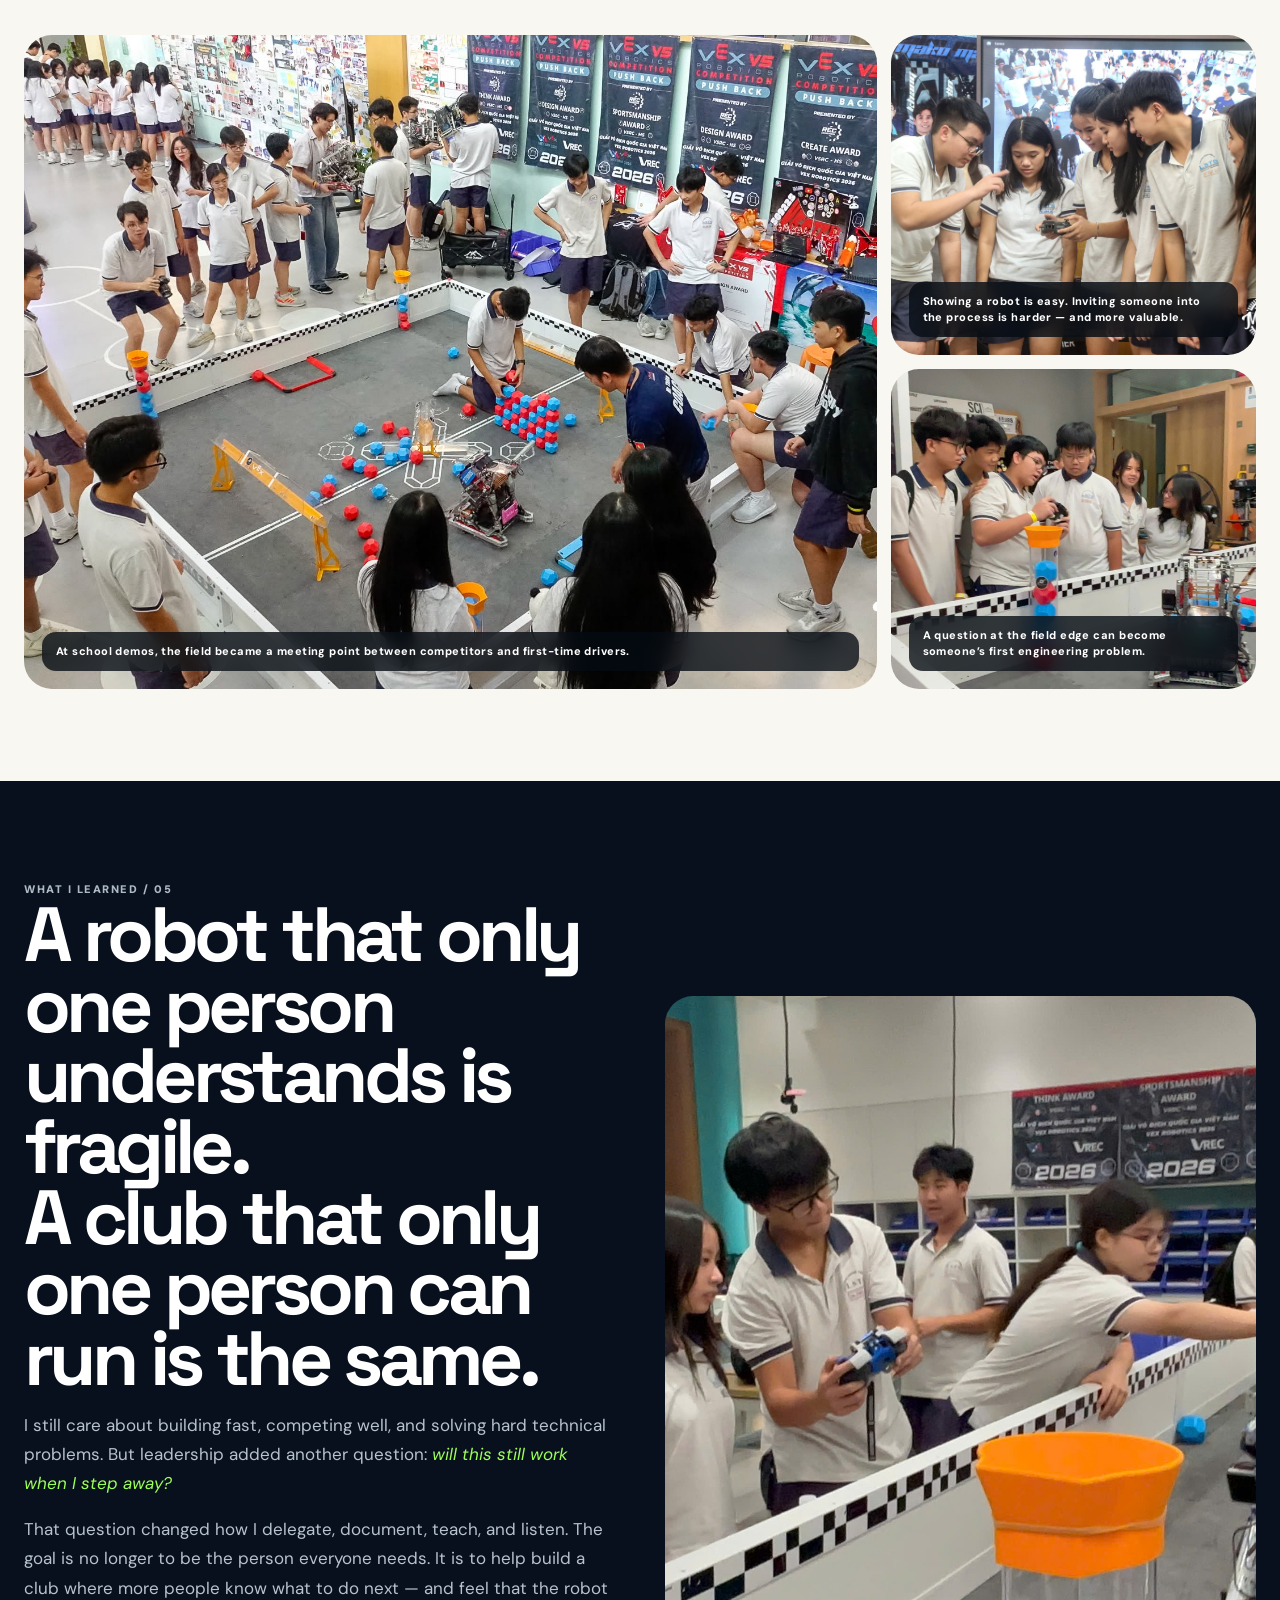
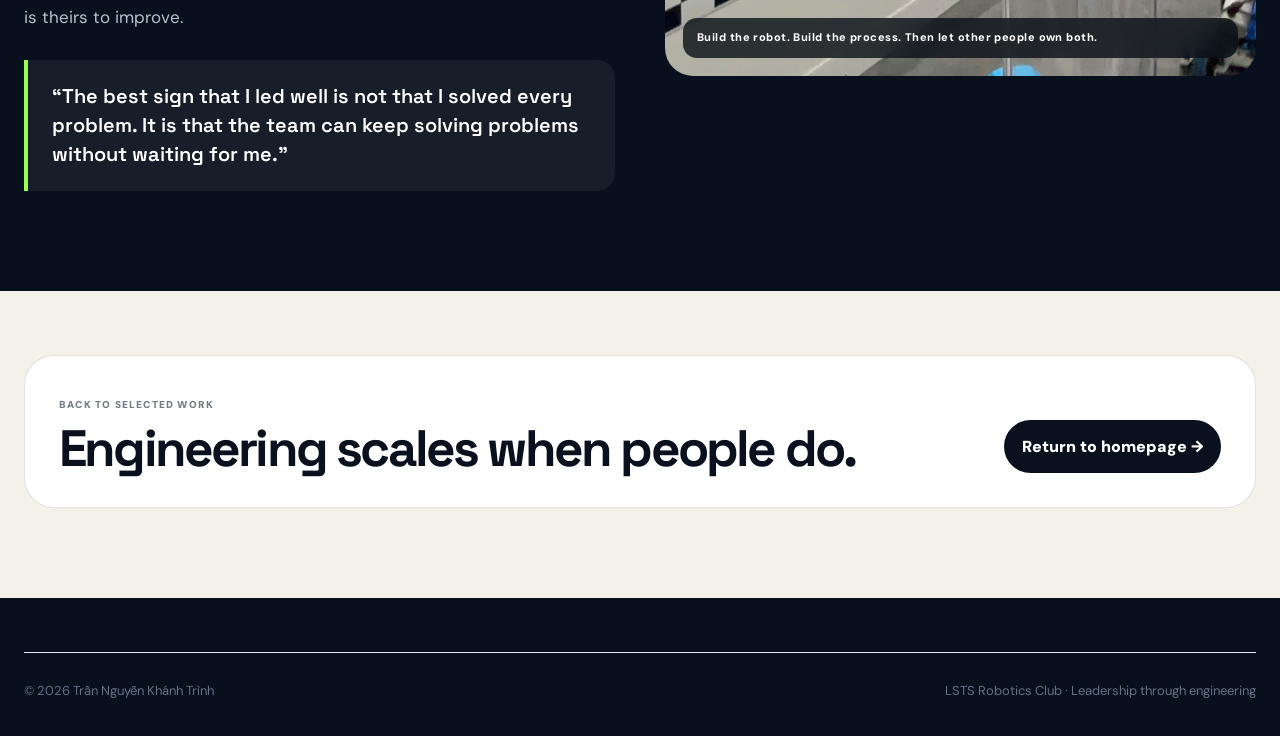
<file: robotics-club.html>
<!doctype html>
<html lang="en">
<head>
  <meta charset="utf-8">
  <meta name="viewport" content="width=device-width,initial-scale=1">
  <meta name="description" content="LSTS Robotics Club — a leadership story by Trần Nguyễn Khánh Trình about building teams, engineering culture, and student ownership.">
  <title>LSTS Robotics Club | Trình</title>
  <link rel="preconnect" href="https://fonts.googleapis.com">
  <link rel="preconnect" href="https://fonts.gstatic.com" crossorigin>
  <link href="https://fonts.googleapis.com/css2?family=DM+Sans:wght@400;500;600;700;800&family=Space+Grotesk:wght@500;600;700&display=swap" rel="stylesheet">
  <link rel="stylesheet" href="styles.css">
  <link rel="stylesheet" href="robotics-club.css">
</head>
<body class="club-page">
  <div class="scroll-progress" aria-hidden="true"></div>

  <nav class="nav club-nav">
    <div class="container nav-inner">
      <a class="brand" href="index.html">TRÌNH<span>.</span></a>
      <button class="mobile-toggle" aria-label="Open navigation">☰</button>
      <div class="nav-links">
        <a href="index.html">Home</a>
        <a href="vex.html">VEX</a>
        <a href="service.html">Service</a>
        <a href="feat.html">Fridgi</a>
        <a href="index.html#projects">Projects</a>
        <a href="index.html#awards">Awards</a>
        <a class="nav-btn" href="index.html#contact">Say hi ↗</a>
      </div>
    </div>
  </nav>

  <main>
    <section class="club-hero">
      <div class="container club-hero-grid">
        <div class="club-hero-copy reveal-up">
          <span class="club-kicker">LSTS ROBOTICS CLUB · PRESIDENT · 2026–2027</span>
          <h1>I used to think a good leader <em>fixed everything.</em></h1>
          <p class="hero-lede">Running a robotics club taught me the opposite. The club became stronger when I stopped trying to be the answer to every problem and started building a system where more people could own the work.</p>
          <div class="club-actions">
            <a class="club-btn primary" href="#story">Read the story ↓</a>
            <a class="club-btn ghost" href="#culture">How we work</a>
          </div>
          <div class="hero-facts">
            <span><strong>3</strong> independent VEX teams</span>
            <span><strong>1</strong> shared engineering culture</span>
            <span><strong>∞</strong> build → test → learn loops</span>
          </div>
        </div>

        <figure class="club-hero-photo reveal-scale zoomable">
          <img src="assets/robotics-club/club-team.jpg" alt="LSTS Robotics Club students together on the school staircase">
          <figcaption>One club is not one robot. It is a group of people learning how to build together.</figcaption>
        </figure>
      </div>
    </section>

    <section class="club-story" id="story">
      <div class="container">
        <div class="story-heading reveal-up">
          <span class="club-kicker">THE TURNING POINT / 01</span>
          <h2>The hard part was never the screwdriver.</h2>
        </div>

        <div class="story-two-col">
          <div class="story-copy reveal-up">
            <p class="lead">When something was late, my instinct was to take it back. When a mechanism failed, I wanted to fix it myself. When a plan felt unclear, I rewrote it.</p>
            <p>That approach could rescue one deadline, but it created a bigger problem: people started depending on the leader instead of the process. The more I tried to hold together, the less ownership could spread.</p>
            <p>With multiple teams sharing a room, tools, practice time, code, CAD, and competition deadlines, that weakness became impossible to ignore. Robotics made the lesson physical: a system with one critical point of failure is not robust.</p>
          </div>
          <figure class="story-photo reveal-scale zoomable">
            <img src="assets/robotics-club/field-overview.jpg" alt="Overhead view of students practicing on a VEX Push Back field">
            <figcaption>Once the system got bigger, coordination mattered as much as the robot.</figcaption>
          </figure>
        </div>
      </div>
    </section>

    <section class="club-chapter dark">
      <div class="container">
        <div class="chapter-head reveal-up">
          <span class="club-kicker light">THREE TEAMS / 02</span>
          <h2>Leadership changed from “do more” to “make the next step clear.”</h2>
          <p>I began treating the club the way I would treat an engineering system: define ownership, expose problems early, document why decisions changed, and create feedback loops that other people could use without waiting for me.</p>
        </div>

        <div class="photo-pair">
          <figure class="zoomable reveal-up">
            <img src="assets/robotics-club/field-lineup.jpg" alt="Several VEX robots lined up together on the Push Back field">
            <figcaption>Different robots, different solutions — the club did not need one “correct” design.</figcaption>
          </figure>
          <figure class="zoomable reveal-up">
            <img src="assets/robotics-club/field-scrimmage.jpg" alt="Students watching several robots practicing on the VEX field">
            <figcaption>Practice became a place to compare ideas, not just chase scores.</figcaption>
          </figure>
        </div>
      </div>
    </section>

    <section class="club-culture" id="culture">
      <div class="container">
        <div class="culture-head reveal-up">
          <span class="club-kicker">BUILD THE SYSTEM / 03</span>
          <h2>A club should keep learning even when the president is not standing beside the robot.</h2>
        </div>

        <div class="principle-grid">
          <article class="principle reveal-up">
            <span>01</span>
            <h3>Ownership before rescue.</h3>
            <p>Each team needs room to make decisions, test them, and learn from the result. My role is to unblock the process, not take the work back the moment it becomes difficult.</p>
          </article>
          <article class="principle reveal-up">
            <span>02</span>
            <h3>Explain the “why.”</h3>
            <p>A robot version is more useful when members understand why it changed. CAD, sensor choices, mechanisms, and rebuilds should have a history people can explain — not just copy.</p>
          </article>
          <article class="principle reveal-up">
            <span>03</span>
            <h3>Turn failure into shared data.</h3>
            <p>A jam, missed route, overheated motor, or bad test is not one person’s embarrassment. It is information the next version of the whole club can use.</p>
          </article>
          <article class="principle reveal-up">
            <span>04</span>
            <h3>Teach until knowledge travels.</h3>
            <p>The strongest technical member is not the one who keeps the most knowledge. It is the one who can make another person confident enough to use it.</p>
          </article>
        </div>

        <div class="practice-grid">
          <figure class="wide zoomable reveal-up">
            <img src="assets/robotics-club/practice-driver.jpg" alt="Student practicing VEX driving beside a laptop">
            <figcaption>Driving is a skill loop too: run, notice, adjust, repeat.</figcaption>
          </figure>
          <figure class="zoomable reveal-up">
            <img src="assets/robotics-club/practice-explain.jpg" alt="Students discussing a VEX controller and laptop setup">
            <figcaption>Knowledge becomes useful when someone else can pick it up.</figcaption>
          </figure>
          <figure class="zoomable reveal-up">
            <img src="assets/robotics-club/demo-controller.jpg" alt="Students looking at a VEX robot while one student holds the controller">
            <figcaption>The controller changes hands; the reasoning should travel with it.</figcaption>
          </figure>
        </div>
      </div>
    </section>

    <section class="club-chapter open-field">
      <div class="container">
        <div class="chapter-head reveal-up">
          <span class="club-kicker">OPEN THE FIELD / 04</span>
          <h2>Robotics became more meaningful when the field stopped feeling exclusive.</h2>
          <p>Competition can make a robot look finished from the outside. Club demos do the opposite: people see the messy mechanisms, take a controller, ask basic questions, and discover that robotics is something they can learn — not just something they watch.</p>
        </div>

        <div class="fair-grid">
          <figure class="fair-main zoomable reveal-scale">
            <img src="assets/robotics-club/club-fair-wide.jpg" alt="Crowd of students gathered around a VEX field during a school robotics demonstration">
            <figcaption>At school demos, the field became a meeting point between competitors and first-time drivers.</figcaption>
          </figure>
          <figure class="zoomable reveal-up">
            <img src="assets/robotics-club/club-fair-close.jpg" alt="Students gathered closely around the VEX field during a robotics club demonstration">
            <figcaption>Showing a robot is easy. Inviting someone into the process is harder — and more valuable.</figcaption>
          </figure>
          <figure class="zoomable reveal-up">
            <img src="assets/robotics-club/demo-robot.jpg" alt="Students observing a VEX robot during a hands-on demonstration">
            <figcaption>A question at the field edge can become someone’s first engineering problem.</figcaption>
          </figure>
        </div>
      </div>
    </section>

    <section class="club-reflection">
      <div class="container reflection-grid">
        <div class="reflection-copy reveal-up">
          <span class="club-kicker light">WHAT I LEARNED / 05</span>
          <h2>A robot that only one person understands is fragile.<br>A club that only one person can run is the same.</h2>
          <p>I still care about building fast, competing well, and solving hard technical problems. But leadership added another question: <em>will this still work when I step away?</em></p>
          <p>That question changed how I delegate, document, teach, and listen. The goal is no longer to be the person everyone needs. It is to help build a club where more people know what to do next — and feel that the robot is theirs to improve.</p>
          <blockquote>“The best sign that I led well is not that I solved every problem. It is that the team can keep solving problems without waiting for me.”</blockquote>
        </div>
        <figure class="reflection-photo zoomable reveal-scale">
          <img src="assets/robotics-club/hands-on-field.jpg" alt="Students working together beside a VEX robot on the field">
          <figcaption>Build the robot. Build the process. Then let other people own both.</figcaption>
        </figure>
      </div>
    </section>

    <section class="club-next">
      <div class="container club-next-card reveal-up">
        <div><span>BACK TO SELECTED WORK</span><h2>Engineering scales when people do.</h2></div>
        <a href="index.html#vex">Return to homepage →</a>
      </div>
    </section>
  </main>

  <footer class="footer club-footer">
    <div class="container footer-box"><span>© 2026 Trần Nguyễn Khánh Trình</span><span>LSTS Robotics Club · Leadership through engineering</span></div>
  </footer>

  <script src="script.js"></script>
  <script>
    (() => {
      const figures = [...document.querySelectorAll('.zoomable')];
      if (!figures.length) return;
      const modal = document.createElement('div');
      modal.className = 'club-lightbox';
      modal.innerHTML = '<button aria-label="Close image">×</button><div><img alt=""><p></p></div>';
      document.body.appendChild(modal);
      const modalImg = modal.querySelector('img');
      const modalText = modal.querySelector('p');
      const close = () => { modal.classList.remove('open'); document.documentElement.style.overflow = ''; };
      figures.forEach(fig => fig.addEventListener('click', () => {
        const img = fig.querySelector('img');
        const cap = fig.querySelector('figcaption');
        modalImg.src = img.currentSrc || img.src;
        modalImg.alt = img.alt || '';
        modalText.textContent = cap?.textContent || '';
        modal.classList.add('open');
        document.documentElement.style.overflow = 'hidden';
      }));
      modal.querySelector('button').addEventListener('click', close);
      modal.addEventListener('click', e => { if (e.target === modal) close(); });
      window.addEventListener('keydown', e => { if (e.key === 'Escape') close(); });
    })();
  </script>
</body>
</html>
</file>
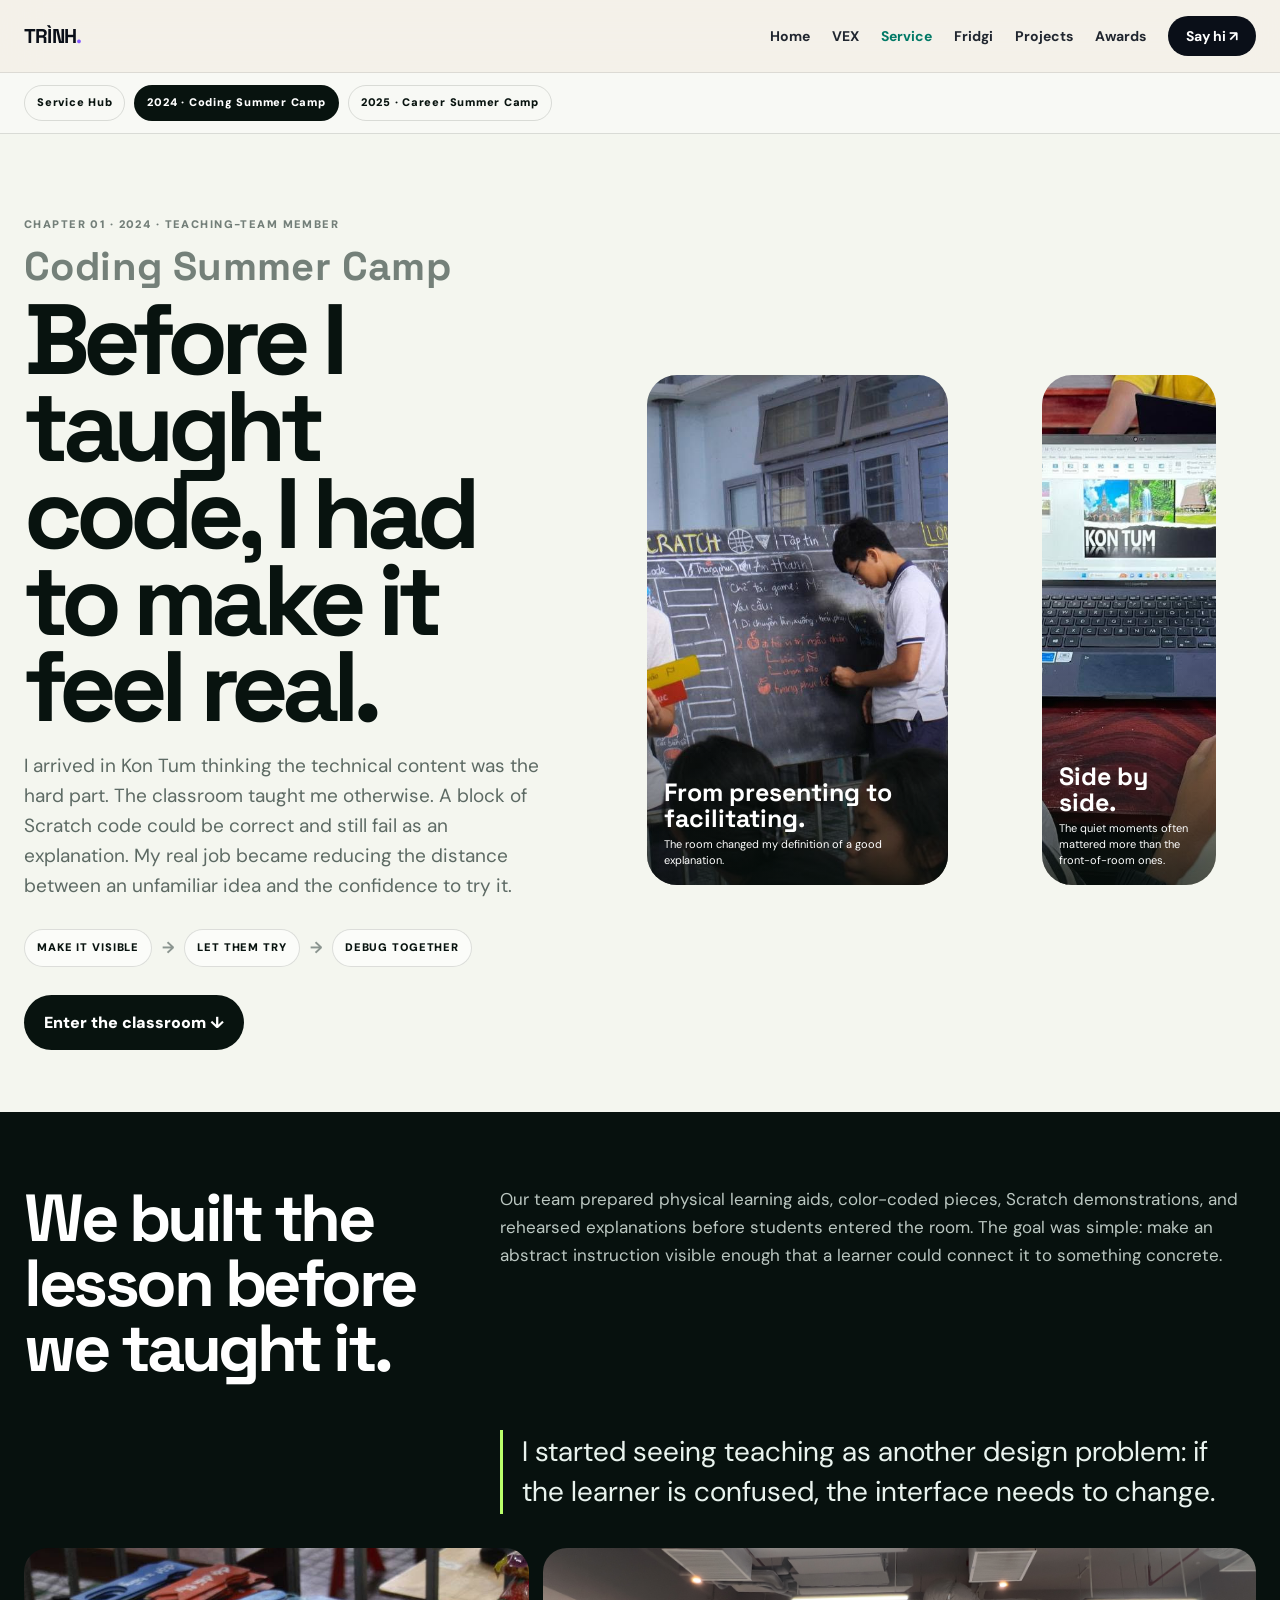
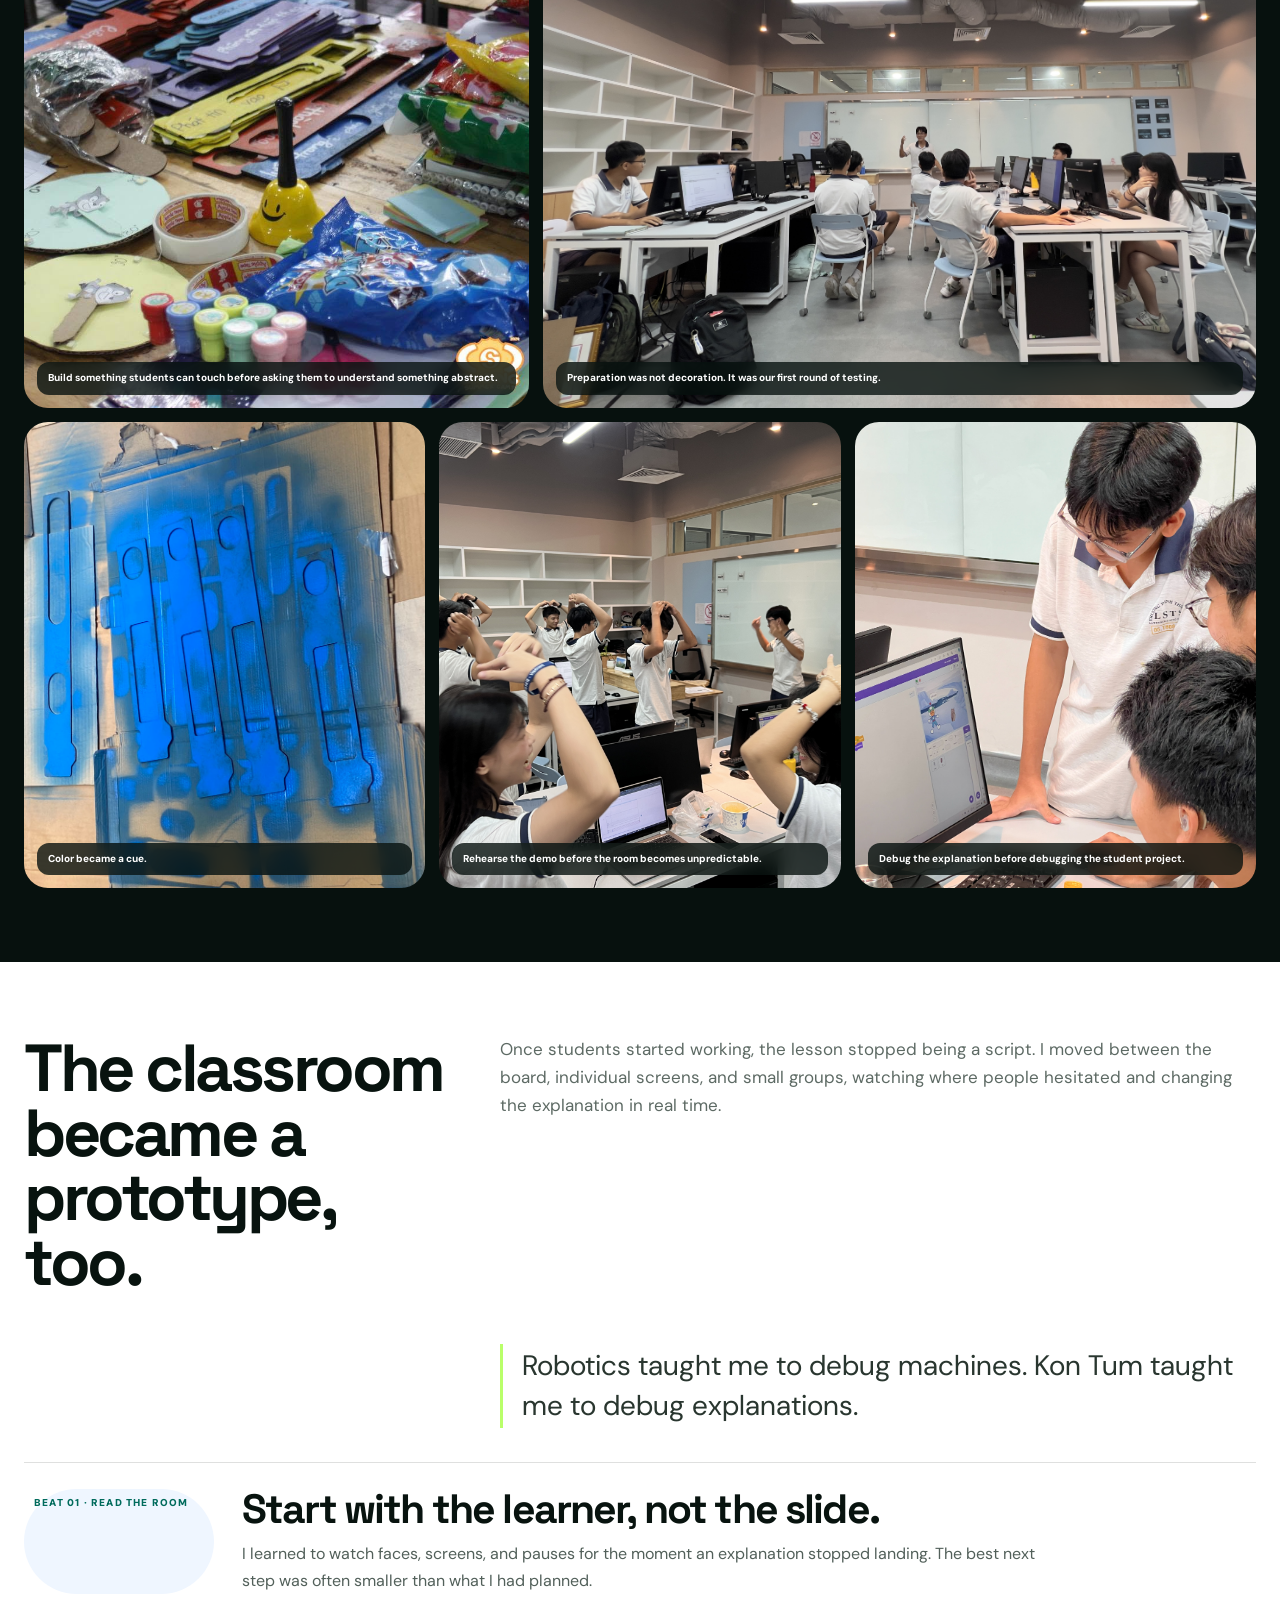
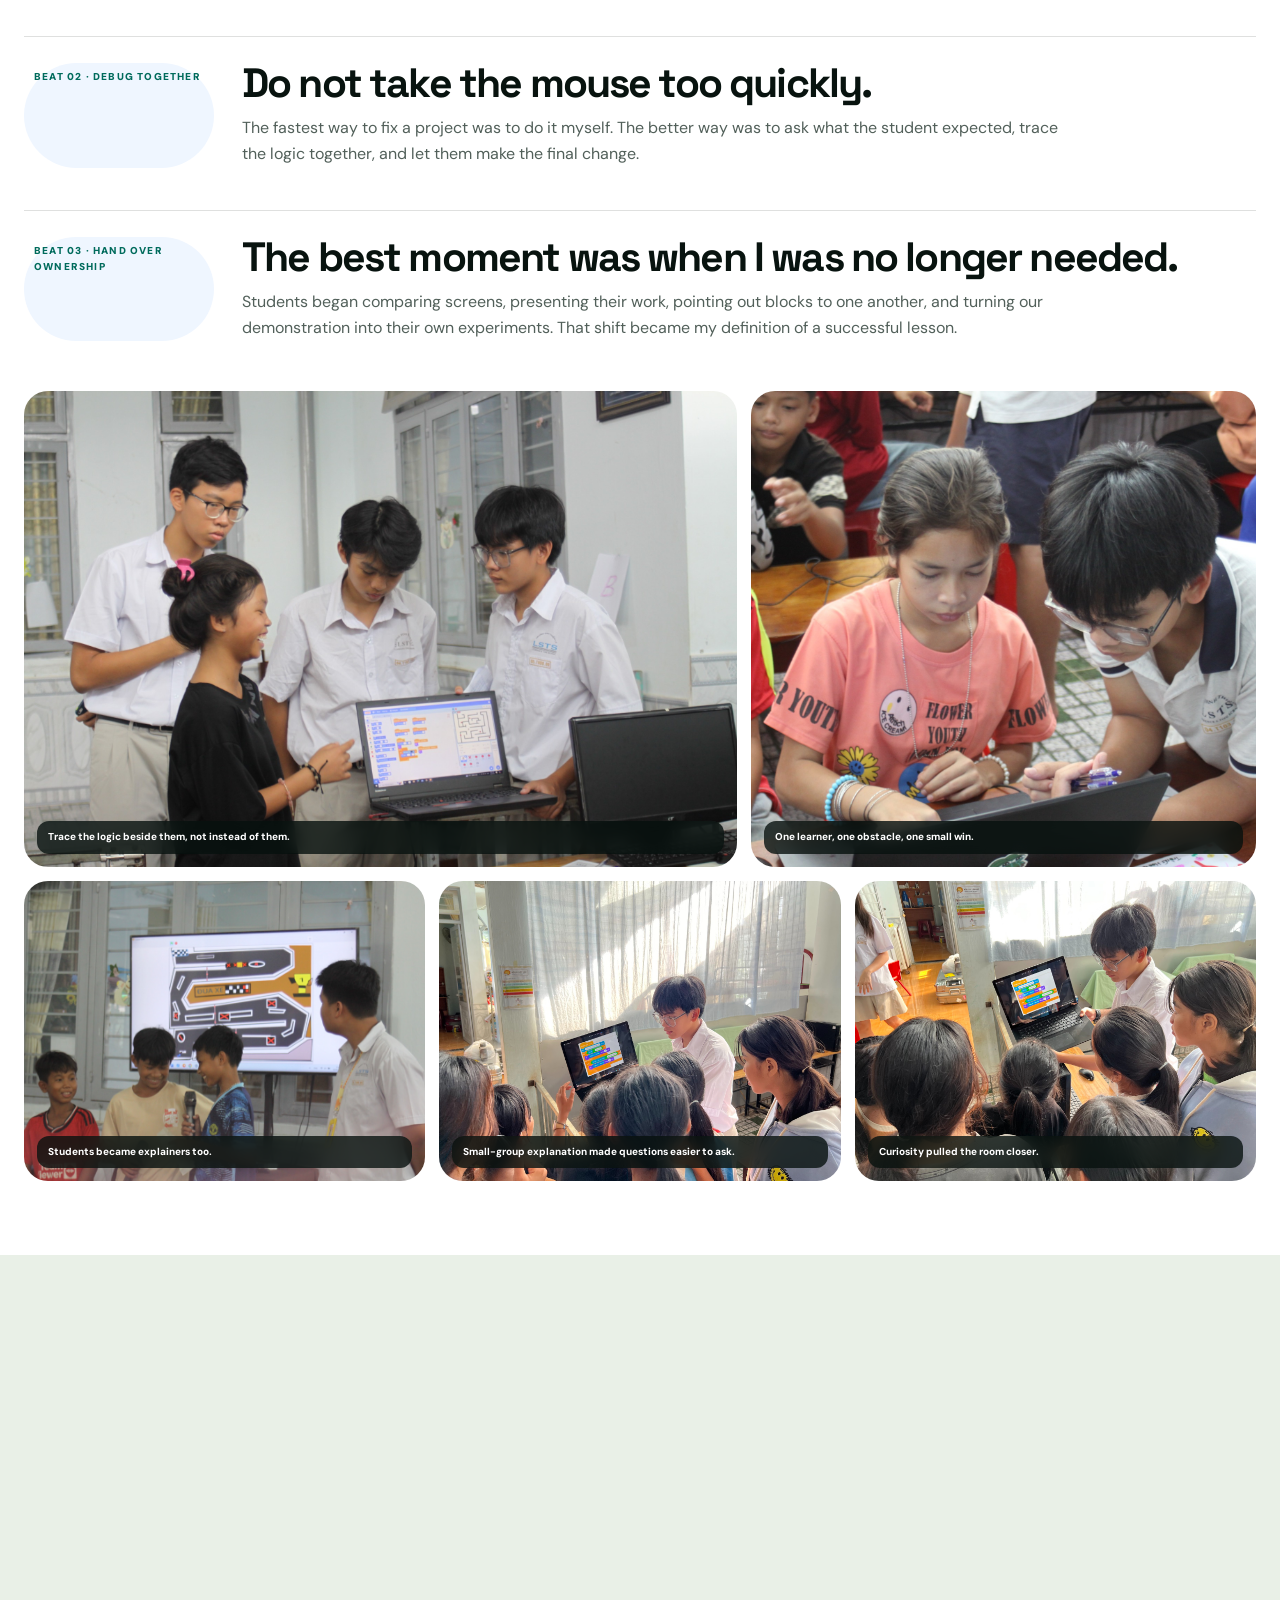
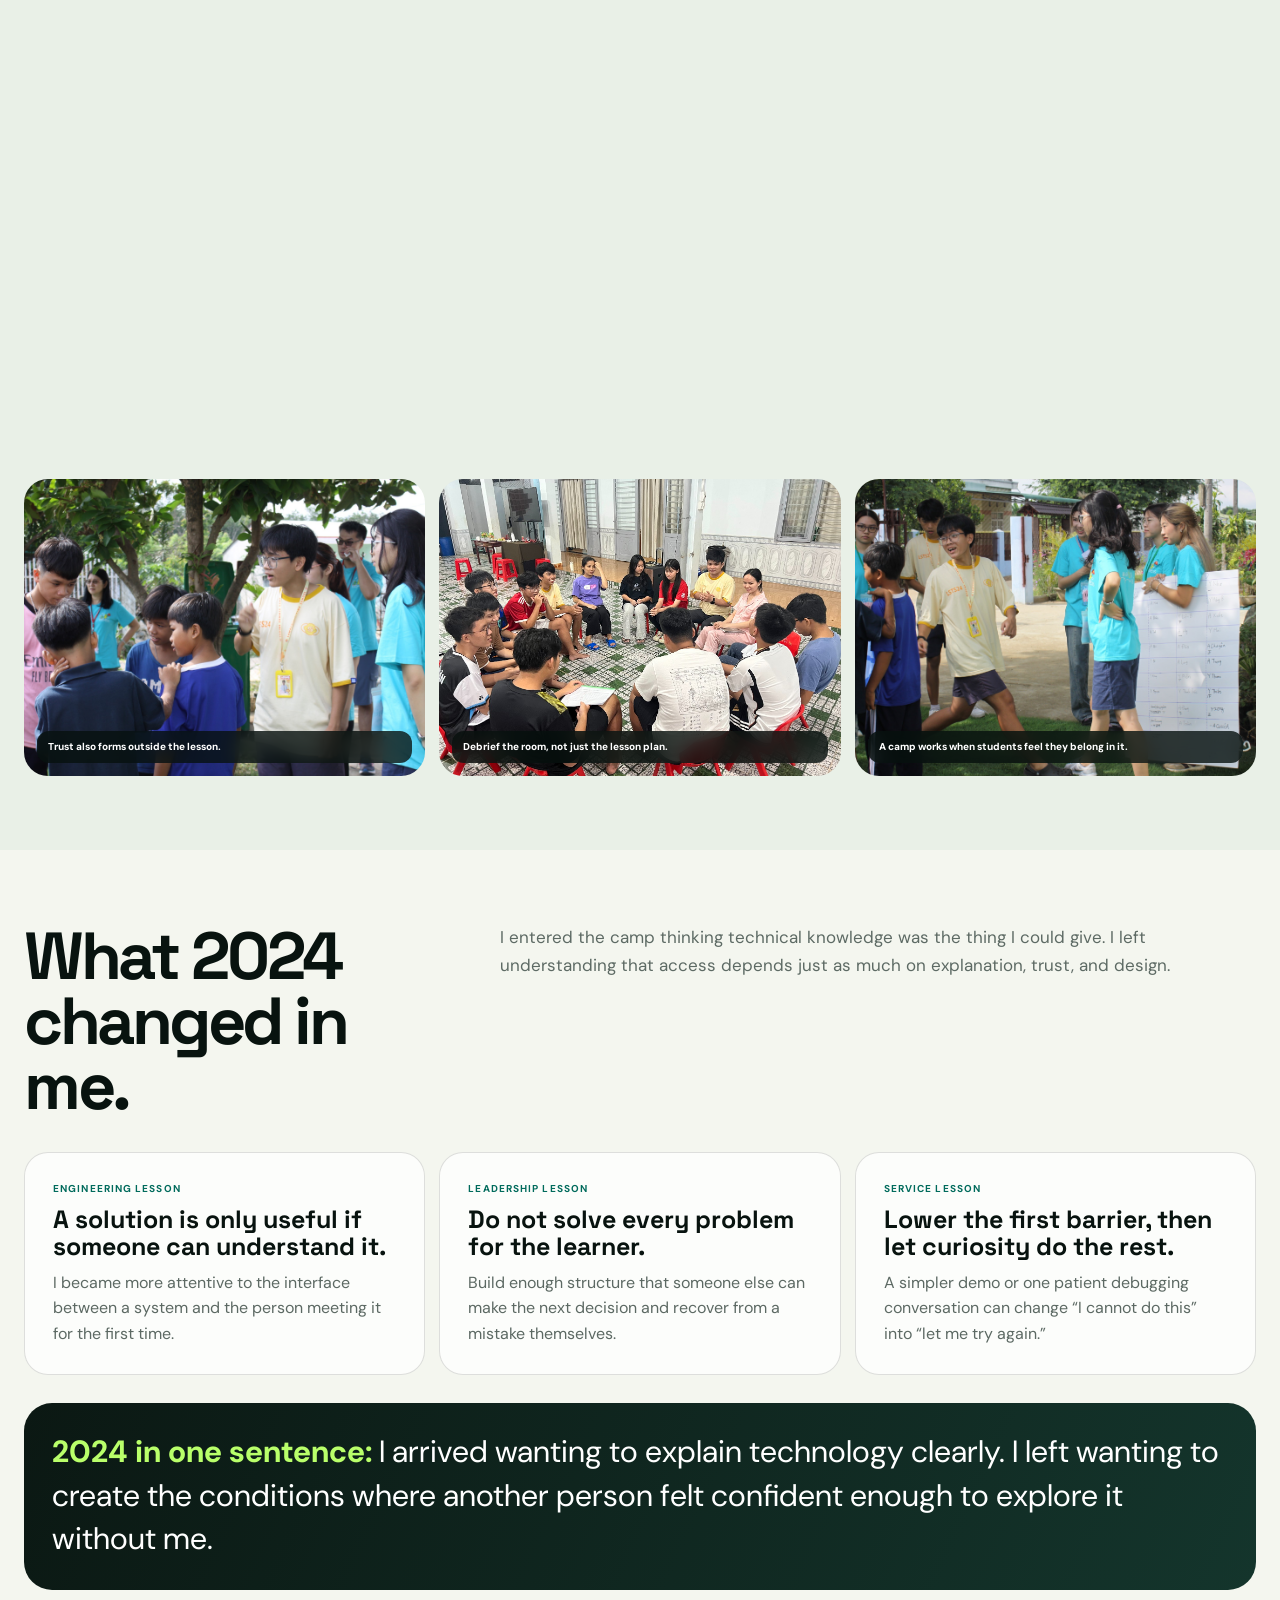
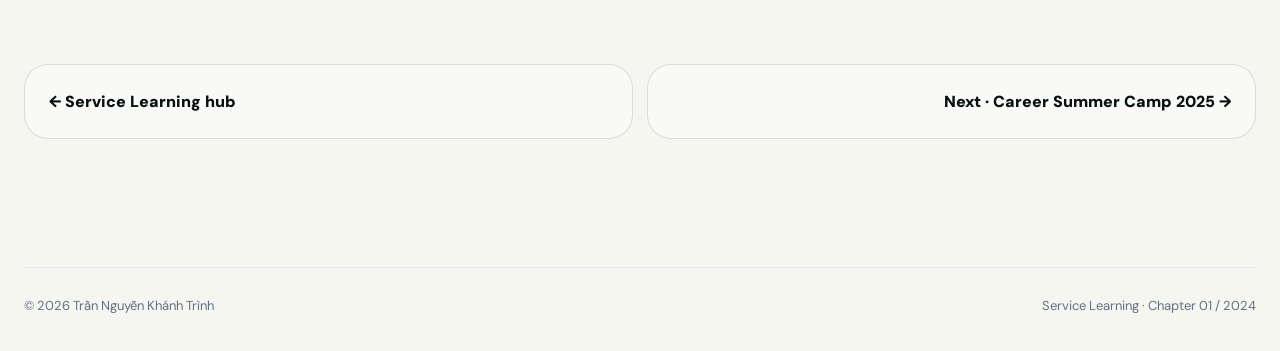
<file: service-2024.html>
<!doctype html>
<html lang="en">
<head>
  <meta charset="utf-8">
  <meta name="viewport" content="width=device-width,initial-scale=1">
  <meta name="description" content="Coding Summer Camp 2024 in Kon Tum — Trần Nguyễn Khánh Trình's service-learning case study about teaching, access, confidence, and human-centered explanation.">
  <title>Service 2024 · Coding Summer Camp | Trình</title>
  <link rel="preconnect" href="https://fonts.googleapis.com">
  <link rel="preconnect" href="https://fonts.gstatic.com" crossorigin>
  <link href="https://fonts.googleapis.com/css2?family=DM+Sans:wght@400;500;600;700;800&family=Space+Grotesk:wght@500;600;700&display=swap" rel="stylesheet">
  <link rel="stylesheet" href="styles.css">
  <link rel="stylesheet" href="service.css">
</head>
<body class="service-shell">
  <div class="scroll-progress" aria-hidden="true"></div>
  <nav class="nav service-nav"><div class="container nav-inner"><a class="brand" href="index.html">TRÌNH<span>.</span></a><button class="mobile-toggle" aria-label="Open navigation">☰</button><div class="nav-links"><a href="index.html">Home</a><a href="vex.html">VEX</a><a class="active" href="service.html">Service</a><a class="nav-btn" href="index.html#contact">Say hi ↗</a></div></div></nav>
  <div class="service-subnav"><div class="container"><a href="service.html">Service Hub</a><a class="active" href="service-2024.html">2024 · Coding Summer Camp</a><a href="service-2025.html">2025 · Career Summer Camp</a></div></div>

  <main>
    <section class="chapter-hero">
      <div class="container chapter-hero-grid">
        <div class="reveal-up">
          <span class="chapter-eyebrow">CHAPTER 01 · 2024 · TEACHING-TEAM MEMBER</span>
          <h1><span>Coding Summer Camp</span>Before I taught code, I had to make it feel real.</h1>
          <p>I arrived in Kon Tum thinking the technical content was the hard part. The classroom taught me otherwise. A block of Scratch code could be correct and still fail as an explanation. My real job became reducing the distance between an unfamiliar idea and the confidence to try it.</p>
          <div class="service-loop"><span>MAKE IT VISIBLE</span><b>→</b><span>LET THEM TRY</span><b>→</b><span>DEBUG TOGETHER</span></div>
          <a class="sv-btn" href="#before-class">Enter the classroom ↓</a>
        </div>
        <div class="chapter-hero-media reveal-scale">
          <figure class="chapter-photo"><img src="assets/service-2024/08-teaching-briefing.jpg" alt="Teaching students during Coding Summer Camp 2024" fetchpriority="high"><figcaption><strong>From presenting to facilitating.</strong> The room changed my definition of a good explanation.</figcaption></figure>
          <figure class="chapter-photo"><img src="assets/service-2024/10-powerpoint-guidance.jpg" alt="Guiding students through a PowerPoint activity" fetchpriority="high"><figcaption><strong>Side by side.</strong> The quiet moments often mattered more than the front-of-room ones.</figcaption></figure>
        </div>
      </div>
    </section>

    <section class="chapter-section dark" id="before-class">
      <div class="container">
        <div class="chapter-head reveal-up">
          <h2>We built the lesson before we taught it.</h2>
          <p>Our team prepared physical learning aids, color-coded pieces, Scratch demonstrations, and rehearsed explanations before students entered the room. The goal was simple: make an abstract instruction visible enough that a learner could connect it to something concrete.</p>
          <div class="chapter-callout">I started seeing teaching as another design problem: if the learner is confused, the interface needs to change.</div>
        </div>
        <div class="chapter-grid">
          <figure class="chapter-tile span5 tall reveal-scale"><img src="assets/service-2024/01-learning-props.jpg" alt="Hands-on learning materials"><figcaption>Build something students can touch before asking them to understand something abstract.</figcaption></figure>
          <figure class="chapter-tile span7 tall reveal-scale"><img src="assets/service-2024/04-prep-lab.jpg" alt="Team preparing coding activities in the computer lab"><figcaption>Preparation was not decoration. It was our first round of testing.</figcaption></figure>
          <figure class="chapter-tile span4 reveal-scale"><img src="assets/service-2024/02-painted-blue-model-parts.jpg" alt="Painted model parts"><figcaption>Color became a cue.</figcaption></figure>
          <figure class="chapter-tile span4 reveal-scale"><img src="assets/service-2024/05-demo-rehearsal.jpg" alt="Team rehearsing a classroom demonstration"><figcaption>Rehearse the demo before the room becomes unpredictable.</figcaption></figure>
          <figure class="chapter-tile span4 reveal-scale"><img src="assets/service-2024/07-scratch-demo-prep.jpg" alt="Preparing a Scratch demonstration"><figcaption>Debug the explanation before debugging the student project.</figcaption></figure>
        </div>
      </div>
    </section>

    <section class="chapter-section white" id="teaching">
      <div class="container">
        <div class="chapter-head reveal-up">
          <h2>The classroom became a prototype, too.</h2>
          <p>Once students started working, the lesson stopped being a script. I moved between the board, individual screens, and small groups, watching where people hesitated and changing the explanation in real time.</p>
          <div class="chapter-callout">Robotics taught me to debug machines. Kon Tum taught me to debug explanations.</div>
        </div>
        <div class="story-stack">
          <article class="story-beat reveal-up"><div class="tag">Beat 01 · Read the room</div><div><h3>Start with the learner, not the slide.</h3><p>I learned to watch faces, screens, and pauses for the moment an explanation stopped landing. The best next step was often smaller than what I had planned.</p></div></article>
          <article class="story-beat reveal-up"><div class="tag">Beat 02 · Debug together</div><div><h3>Do not take the mouse too quickly.</h3><p>The fastest way to fix a project was to do it myself. The better way was to ask what the student expected, trace the logic together, and let them make the final change.</p></div></article>
          <article class="story-beat reveal-up"><div class="tag">Beat 03 · Hand over ownership</div><div><h3>The best moment was when I was no longer needed.</h3><p>Students began comparing screens, presenting their work, pointing out blocks to one another, and turning our demonstration into their own experiments. That shift became my definition of a successful lesson.</p></div></article>
        </div>
        <div class="chapter-grid" style="margin-top:24px">
          <figure class="chapter-tile span7 tall reveal-scale"><img src="assets/service-2024/15-peer-debugging.jpg" alt="Helping students debug a Scratch project"><figcaption>Trace the logic beside them, not instead of them.</figcaption></figure>
          <figure class="chapter-tile span5 tall reveal-scale"><img src="assets/service-2024/16-one-on-one-debugging.jpg" alt="One-on-one support during a coding activity"><figcaption>One learner, one obstacle, one small win.</figcaption></figure>
          <figure class="chapter-tile span4 reveal-scale"><img src="assets/service-2024/14-student-presentation.jpg" alt="Students presenting their work"><figcaption>Students became explainers too.</figcaption></figure>
          <figure class="chapter-tile span4 reveal-scale"><img src="assets/service-2024/17-scratch-group-demo.jpg" alt="Explaining Scratch blocks to a small group"><figcaption>Small-group explanation made questions easier to ask.</figcaption></figure>
          <figure class="chapter-tile span4 reveal-scale"><img src="assets/service-2024/18-scratch-group-demo-close.jpg" alt="Students gathered around a Scratch demonstration"><figcaption>Curiosity pulled the room closer.</figcaption></figure>
        </div>
      </div>
    </section>

    <section class="chapter-section soft" id="people">
      <div class="container">
        <div class="chapter-head reveal-up">
          <h2>The code was only half the story.</h2>
          <p>Confidence grew between activities too: in the way we invited quieter students in, joked outside the formal lesson, and coordinated as a teaching team. The more I taught, the less teaching felt like delivering information and the more it felt like building conditions around people.</p>
        </div>
        <div class="chapter-grid">
          <figure class="chapter-tile span5 tall reveal-scale"><img src="assets/service-2024/21-classroom-launch.jpg" alt="Briefing students before a camp activity"><figcaption>The room tells you whether your plan is working.</figcaption></figure>
          <figure class="chapter-tile span7 tall reveal-scale"><img src="assets/service-2024/30-one-on-one-computer-help.jpg" alt="One-on-one computer support"><figcaption>Get close enough to see what the learner sees.</figcaption></figure>
          <figure class="chapter-tile span4 reveal-scale"><img src="assets/service-2024/28-outdoor-check-in.jpg" alt="Checking in with students outside"><figcaption>Trust also forms outside the lesson.</figcaption></figure>
          <figure class="chapter-tile span4 reveal-scale"><img src="assets/service-2024/24-team-debrief-circle.jpg" alt="Camp team debriefing"><figcaption>Debrief the room, not just the lesson plan.</figcaption></figure>
          <figure class="chapter-tile span4 reveal-scale"><img src="assets/service-2024/29-outdoor-group-energy.jpg" alt="Students and camp team outdoors"><figcaption>A camp works when students feel they belong in it.</figcaption></figure>
        </div>
      </div>
    </section>

    <section class="chapter-section" id="reflection">
      <div class="container">
        <div class="chapter-head reveal-up"><h2>What 2024 changed in me.</h2><p>I entered the camp thinking technical knowledge was the thing I could give. I left understanding that access depends just as much on explanation, trust, and design.</p></div>
        <div class="lesson-grid">
          <article class="lesson-card reveal-up"><b>Engineering lesson</b><h3>A solution is only useful if someone can understand it.</h3><p>I became more attentive to the interface between a system and the person meeting it for the first time.</p></article>
          <article class="lesson-card reveal-up"><b>Leadership lesson</b><h3>Do not solve every problem for the learner.</h3><p>Build enough structure that someone else can make the next decision and recover from a mistake themselves.</p></article>
          <article class="lesson-card reveal-up"><b>Service lesson</b><h3>Lower the first barrier, then let curiosity do the rest.</h3><p>A simpler demo or one patient debugging conversation can change “I cannot do this” into “let me try again.”</p></article>
        </div>
        <div class="chapter-close reveal-up"><strong>2024 in one sentence:</strong> I arrived wanting to explain technology clearly. I left wanting to create the conditions where another person felt confident enough to explore it without me.</div>
      </div>
    </section>

    <section class="chapter-pagination"><div class="container"><a href="service.html">← Service Learning hub</a><a href="service-2025.html">Next · Career Summer Camp 2025 →</a></div></section>
  </main>

  <footer class="footer"><div class="container footer-box"><span>© 2026 Trần Nguyễn Khánh Trình</span><span>Service Learning · Chapter 01 / 2024</span></div></footer>
  <script src="script.js"></script>
</body>
</html>
</file>
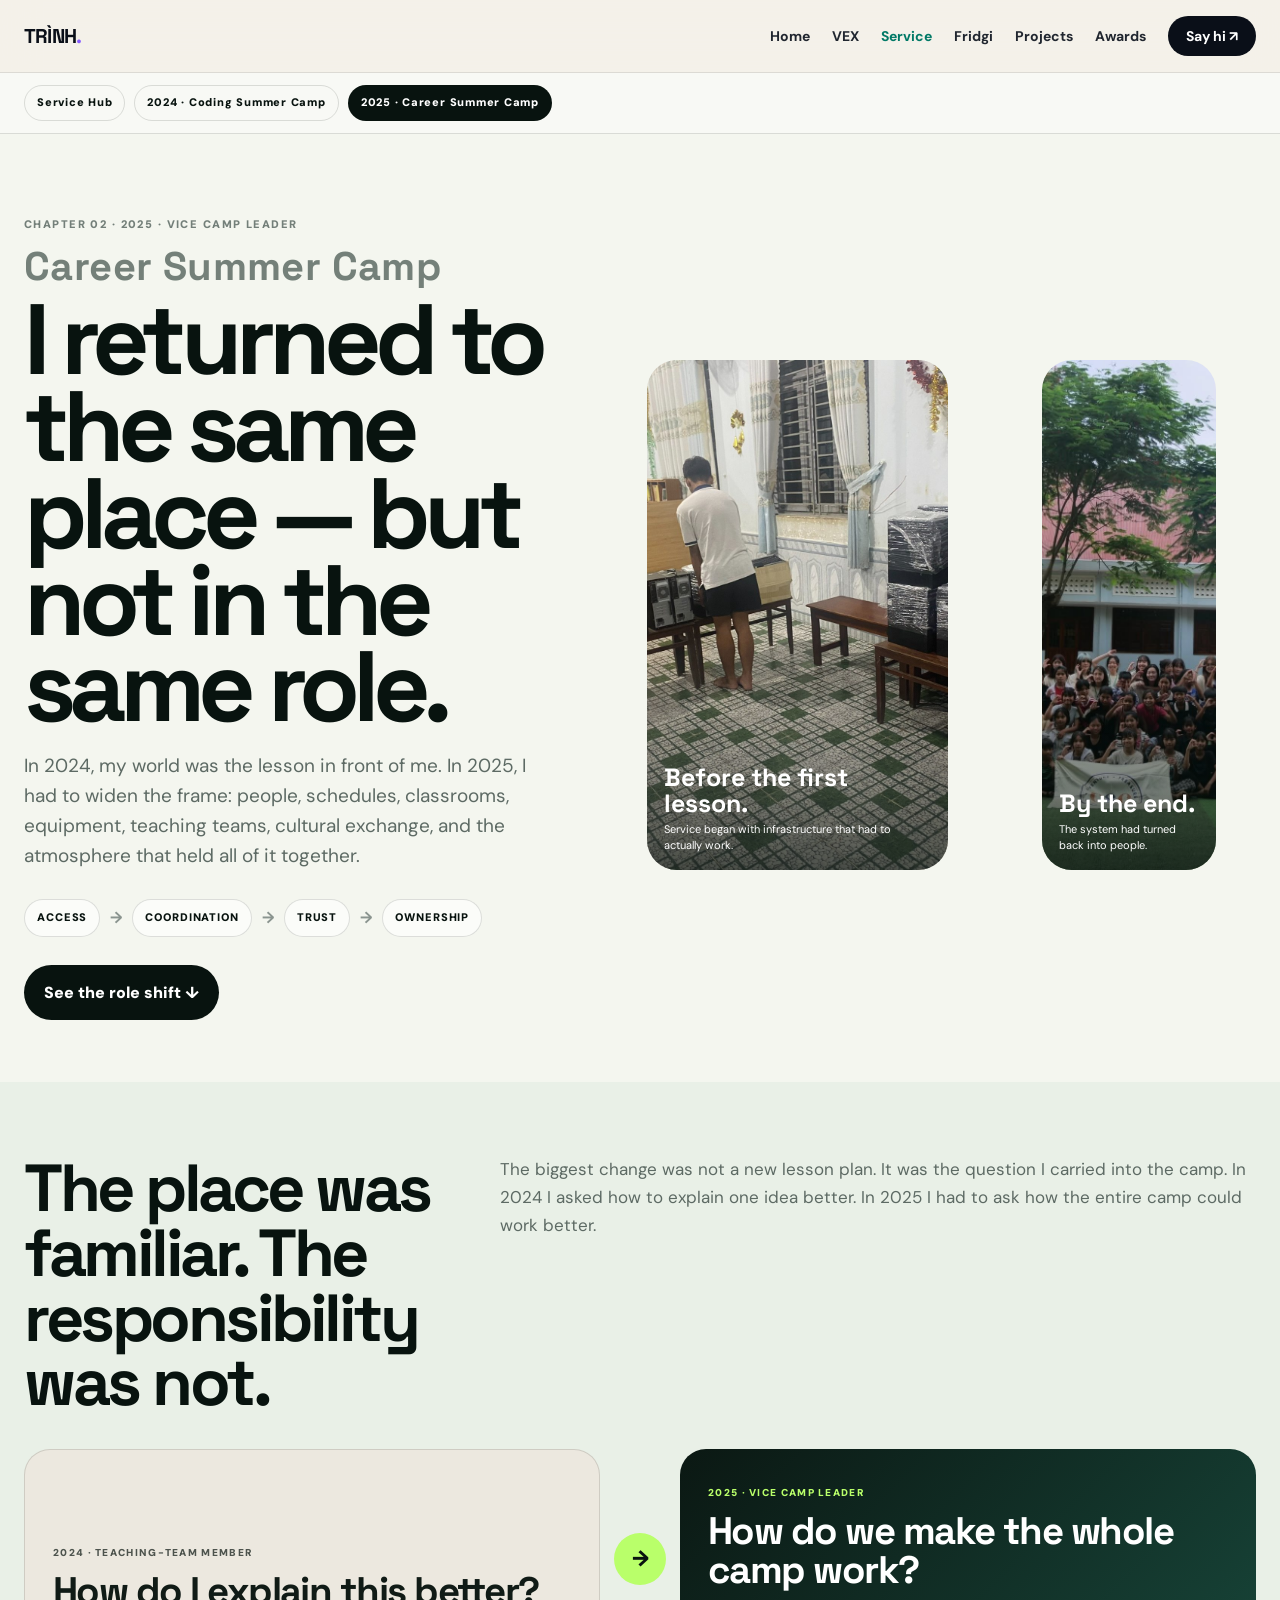
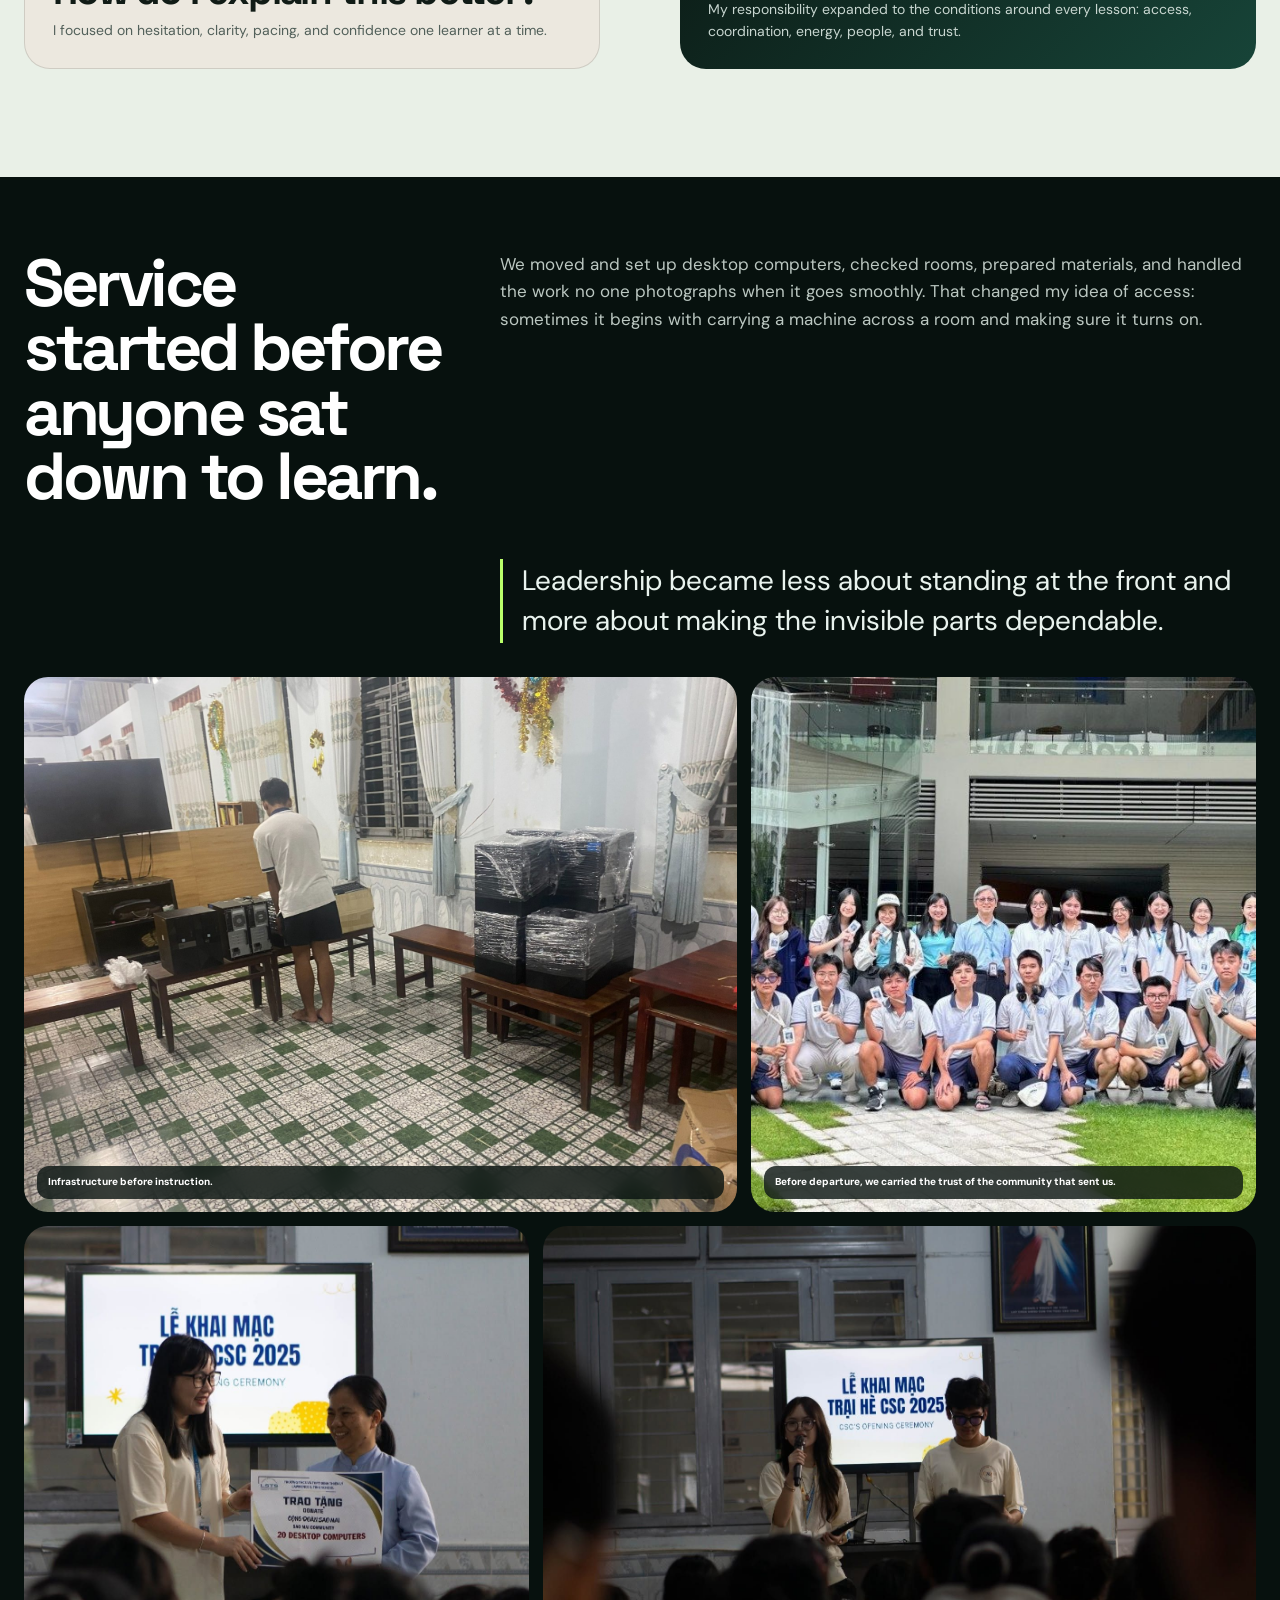
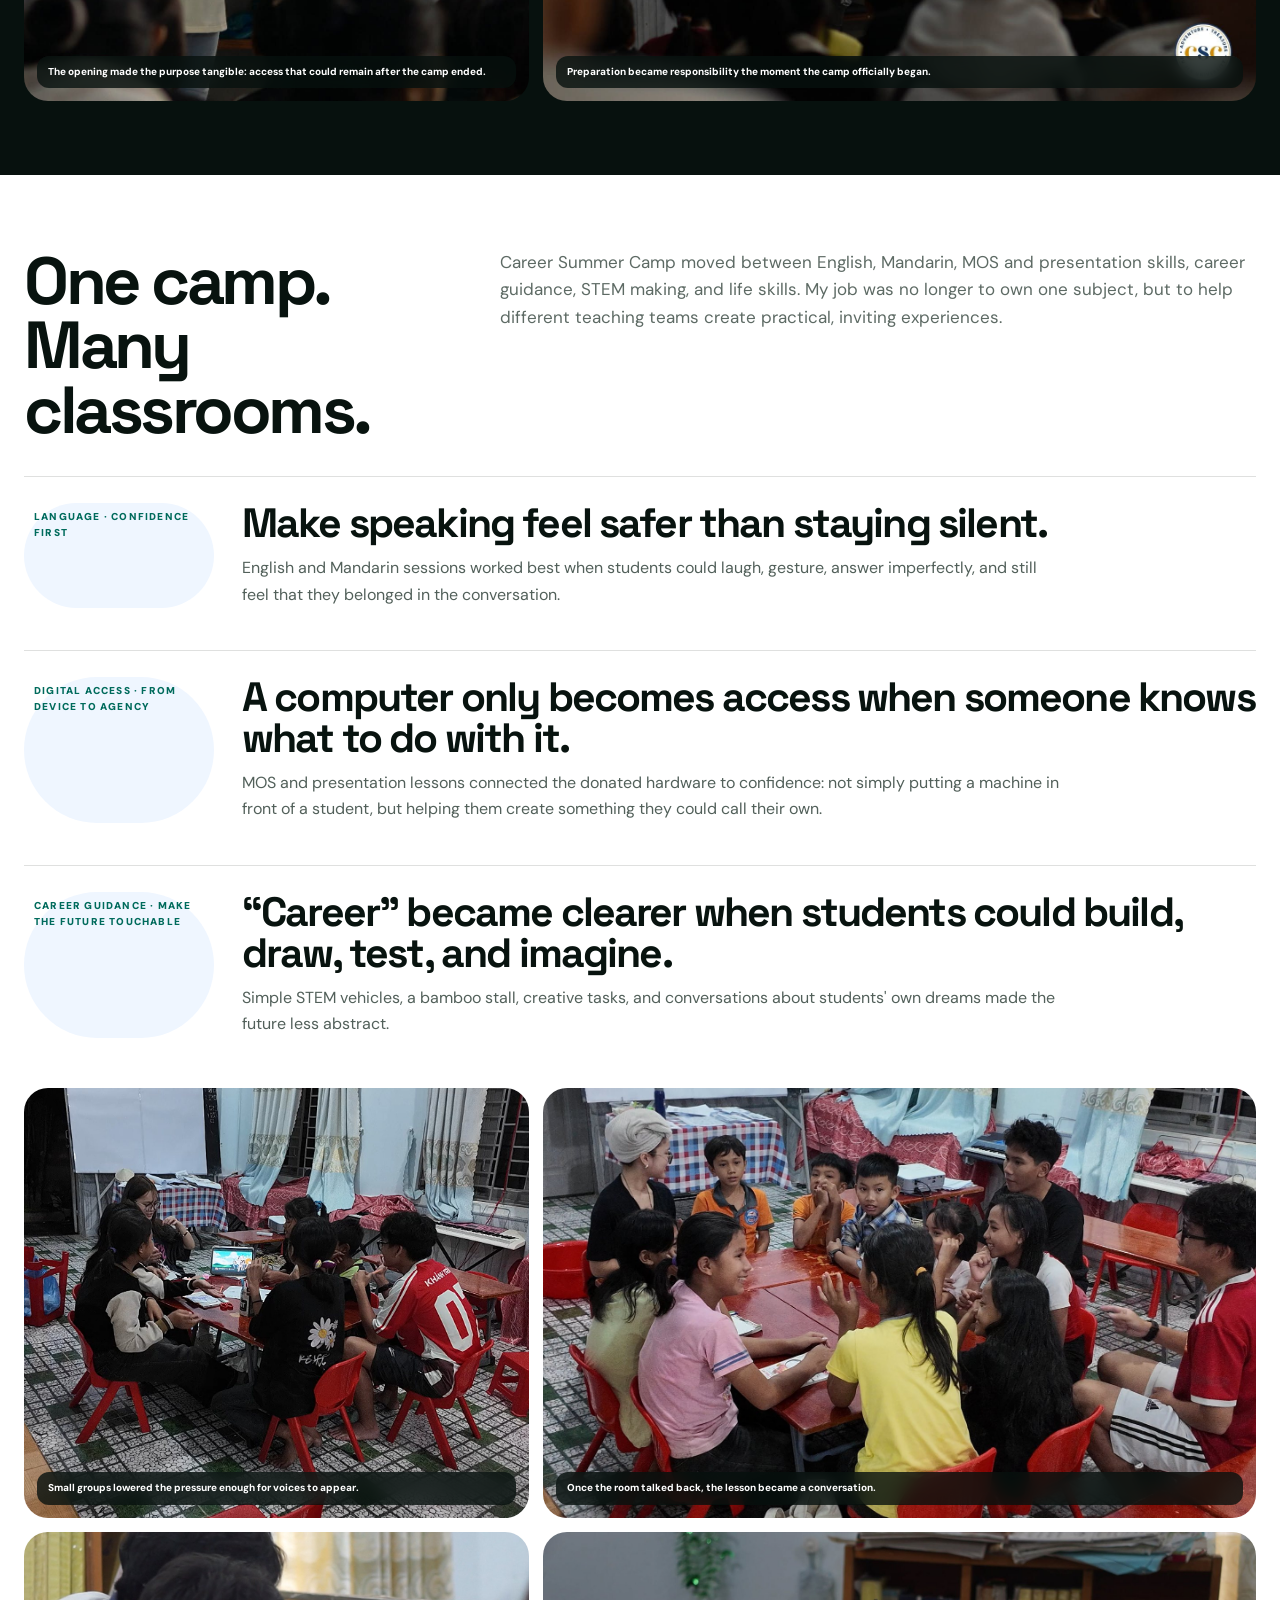
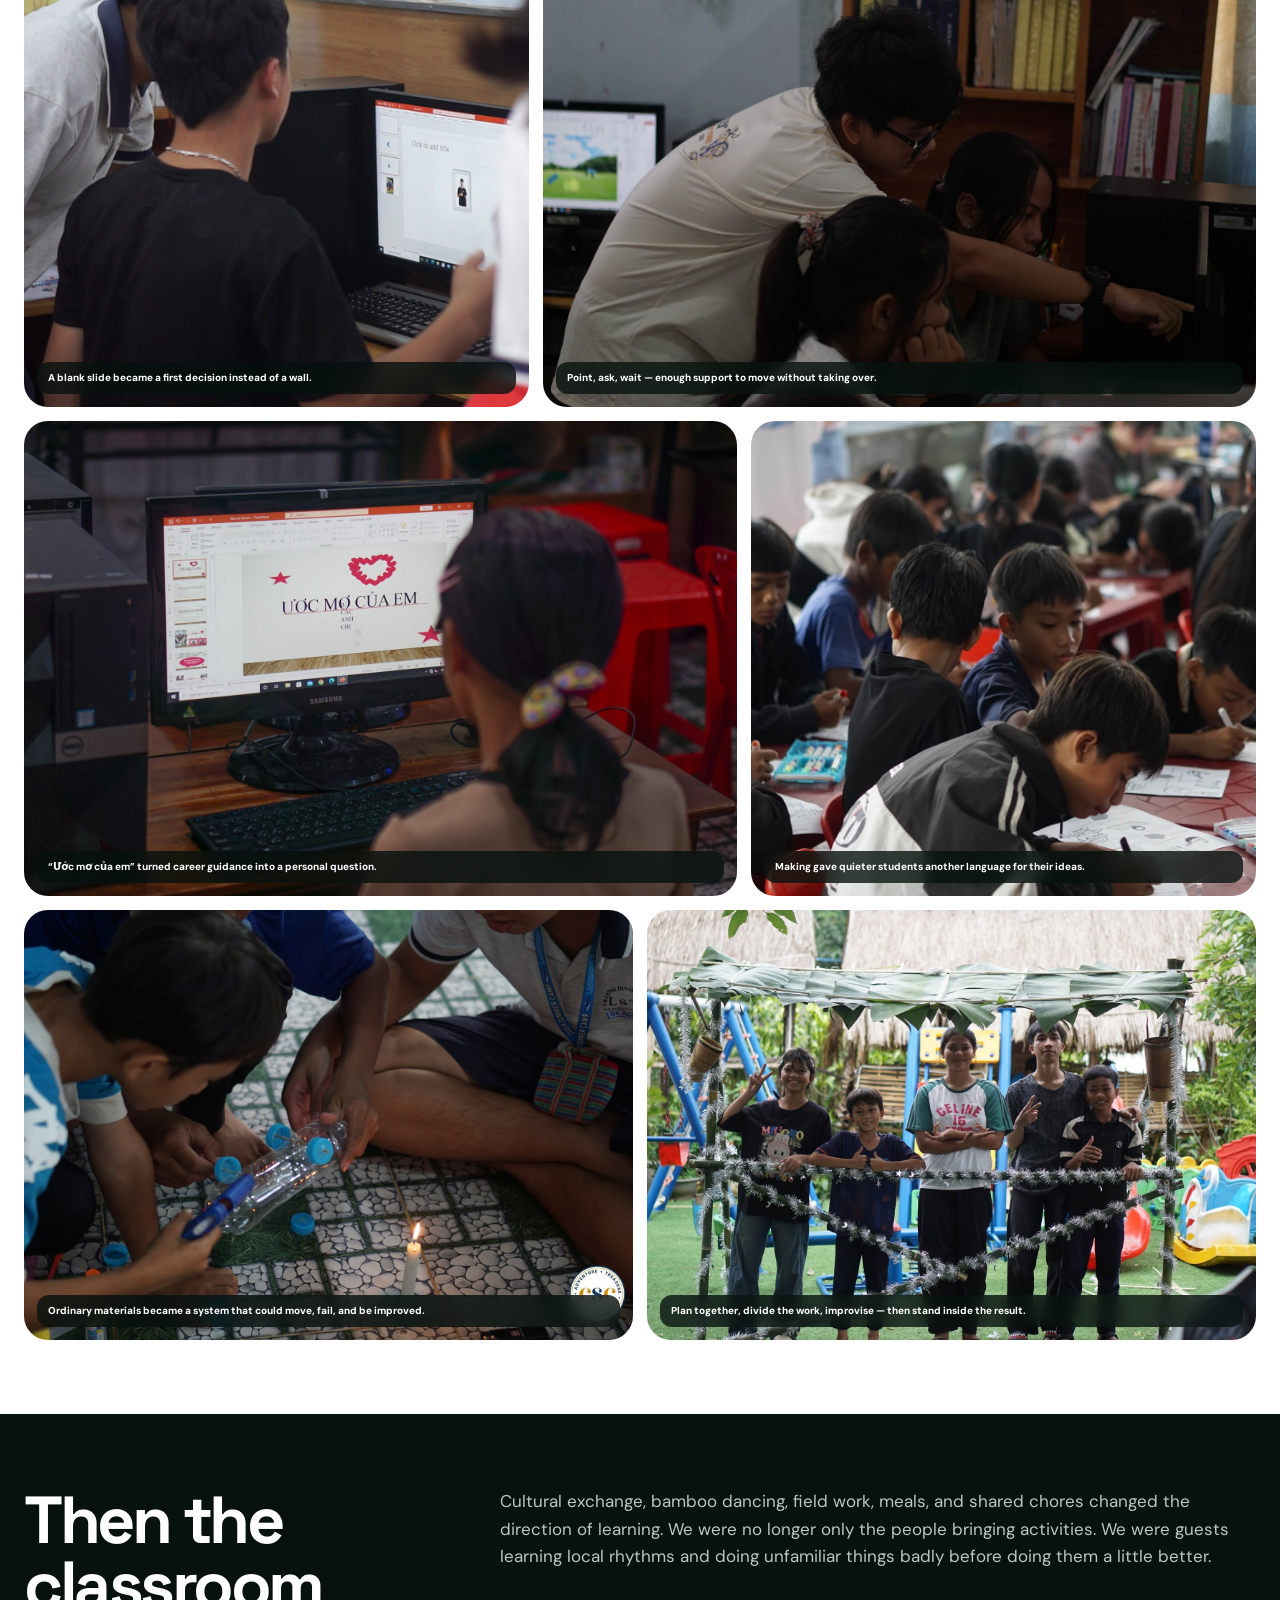
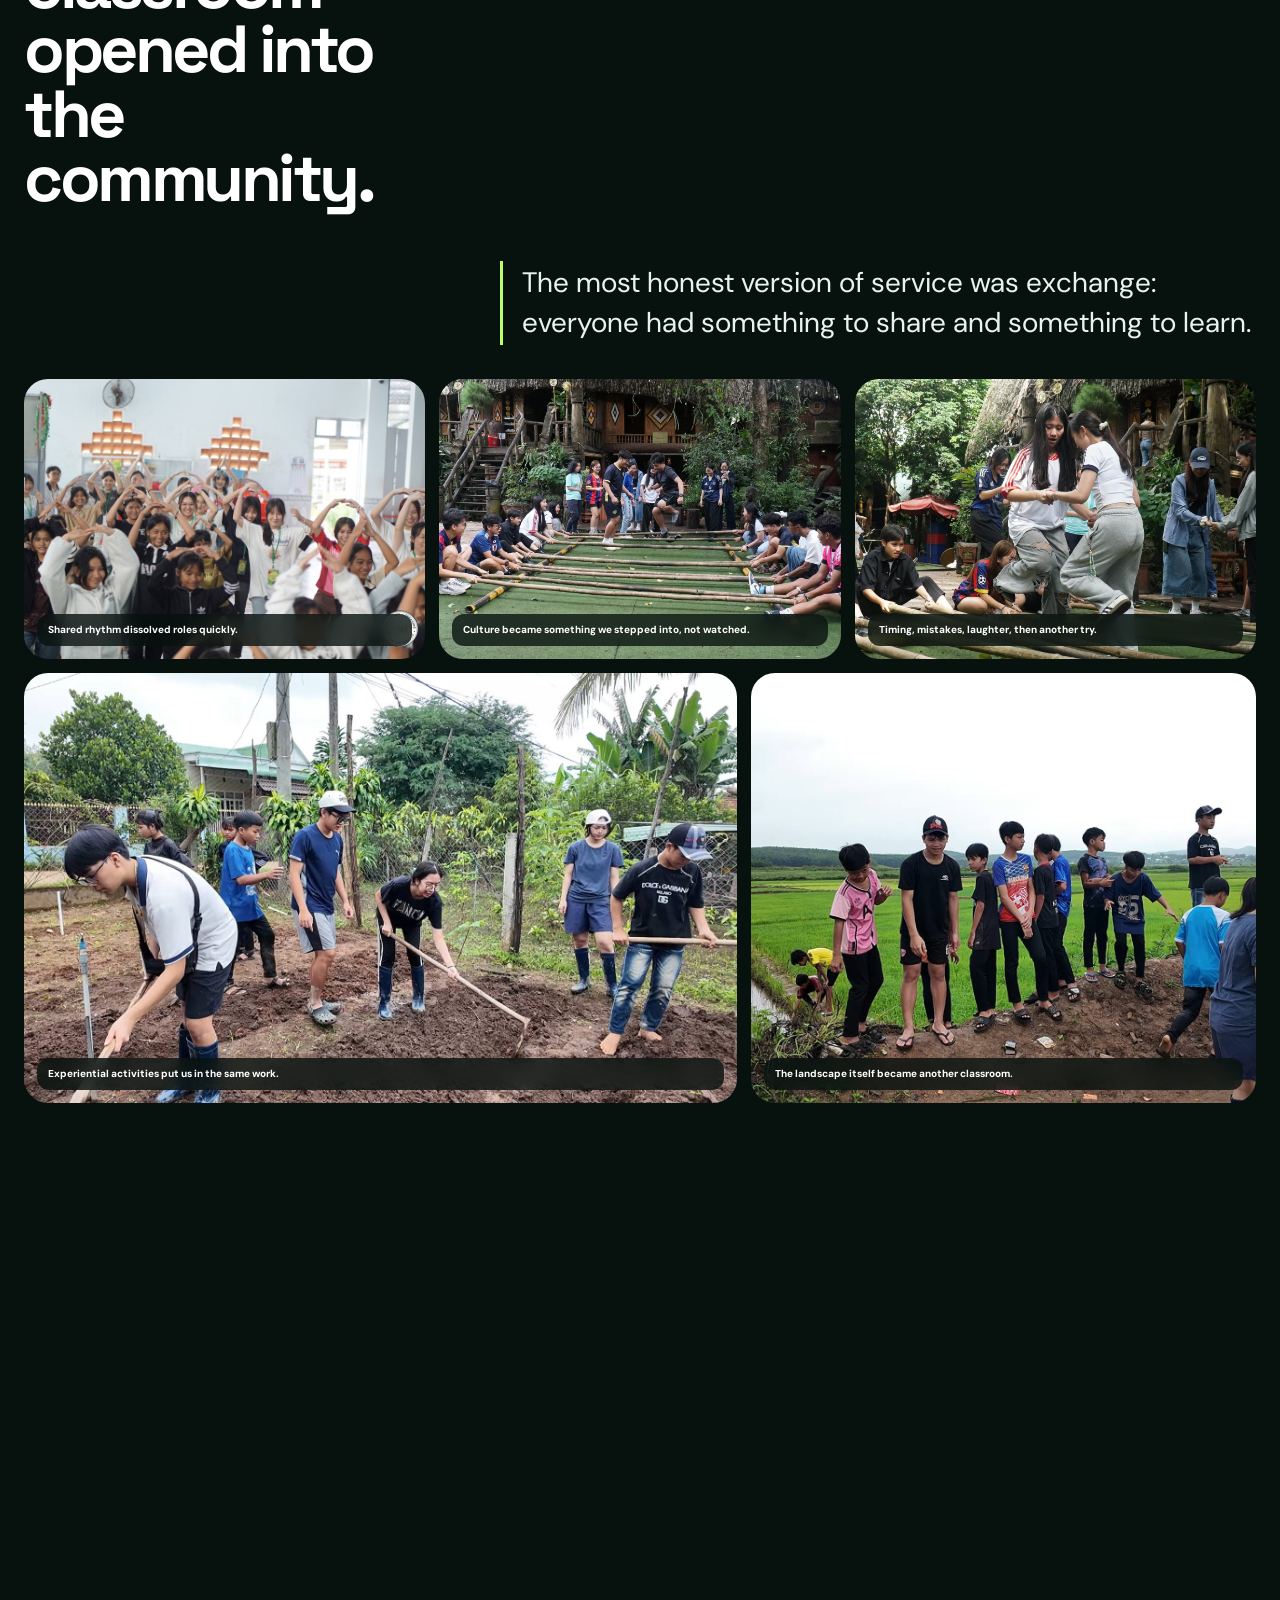
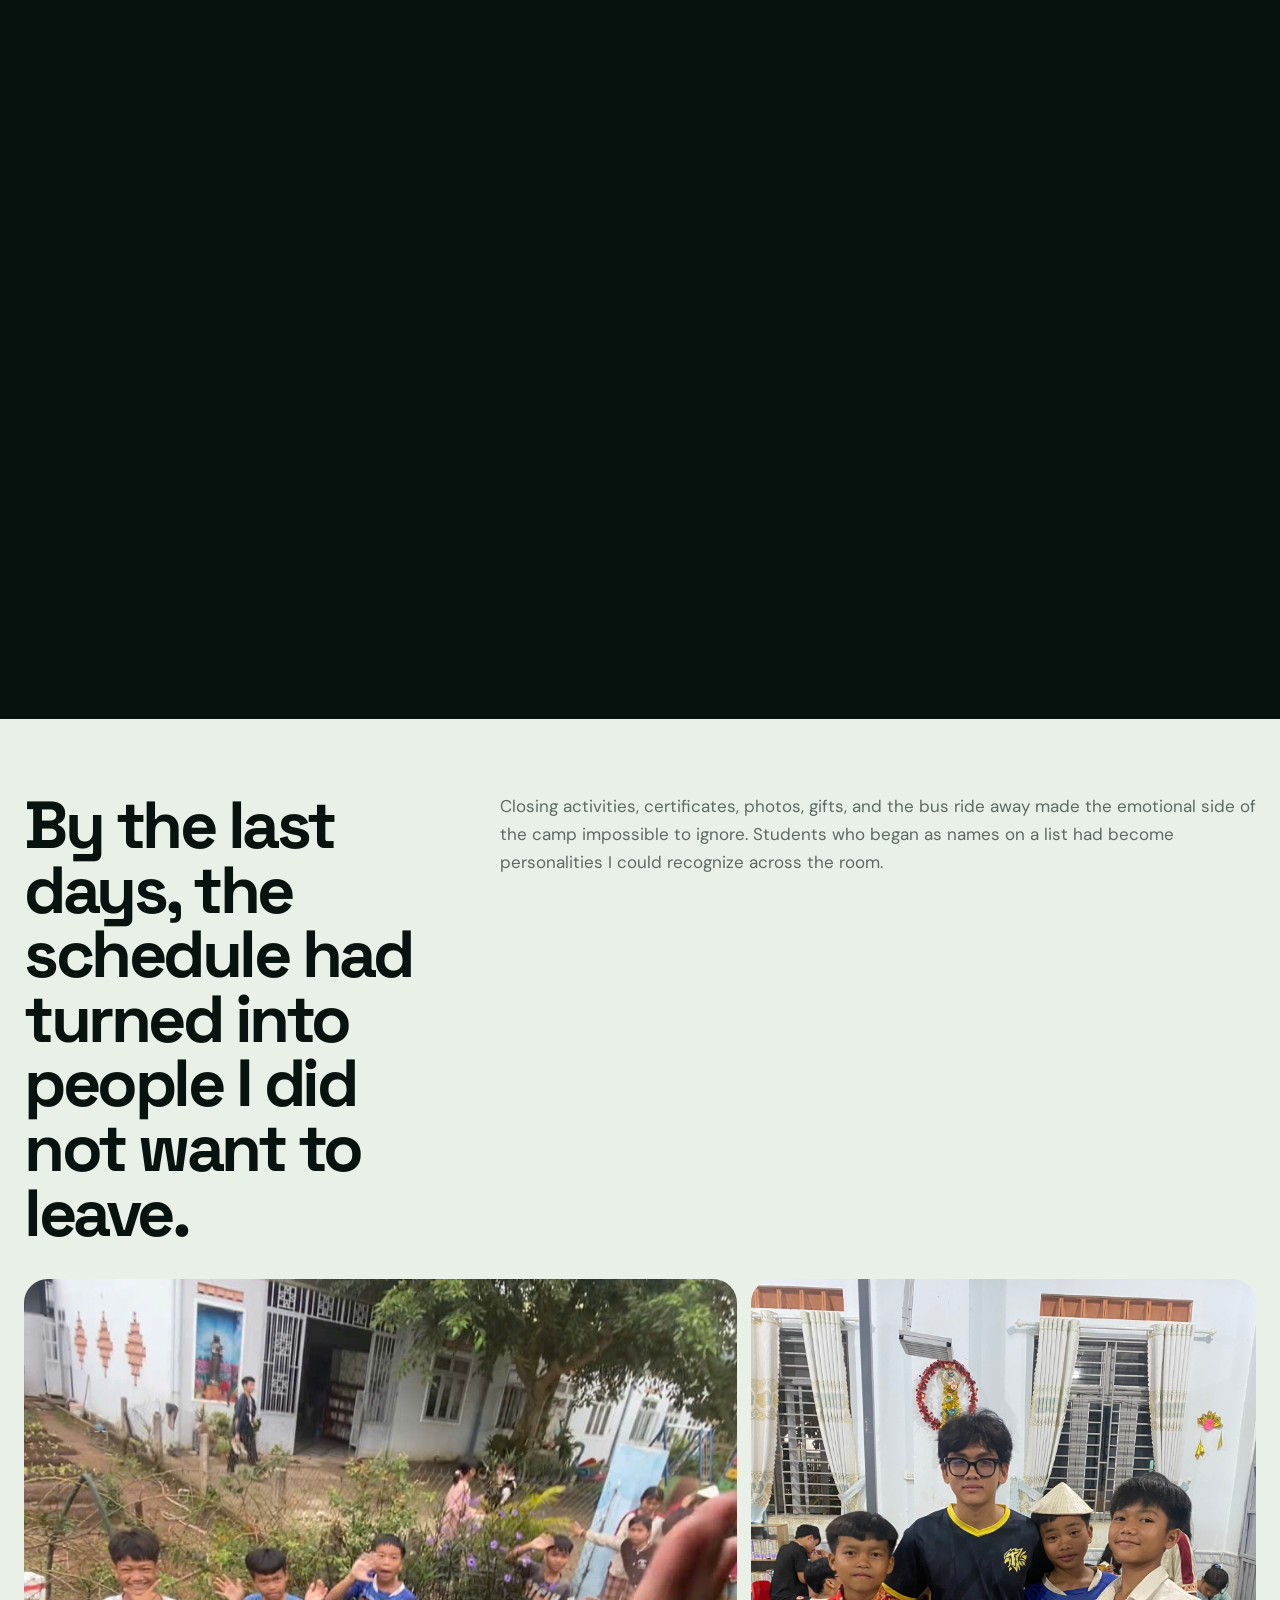
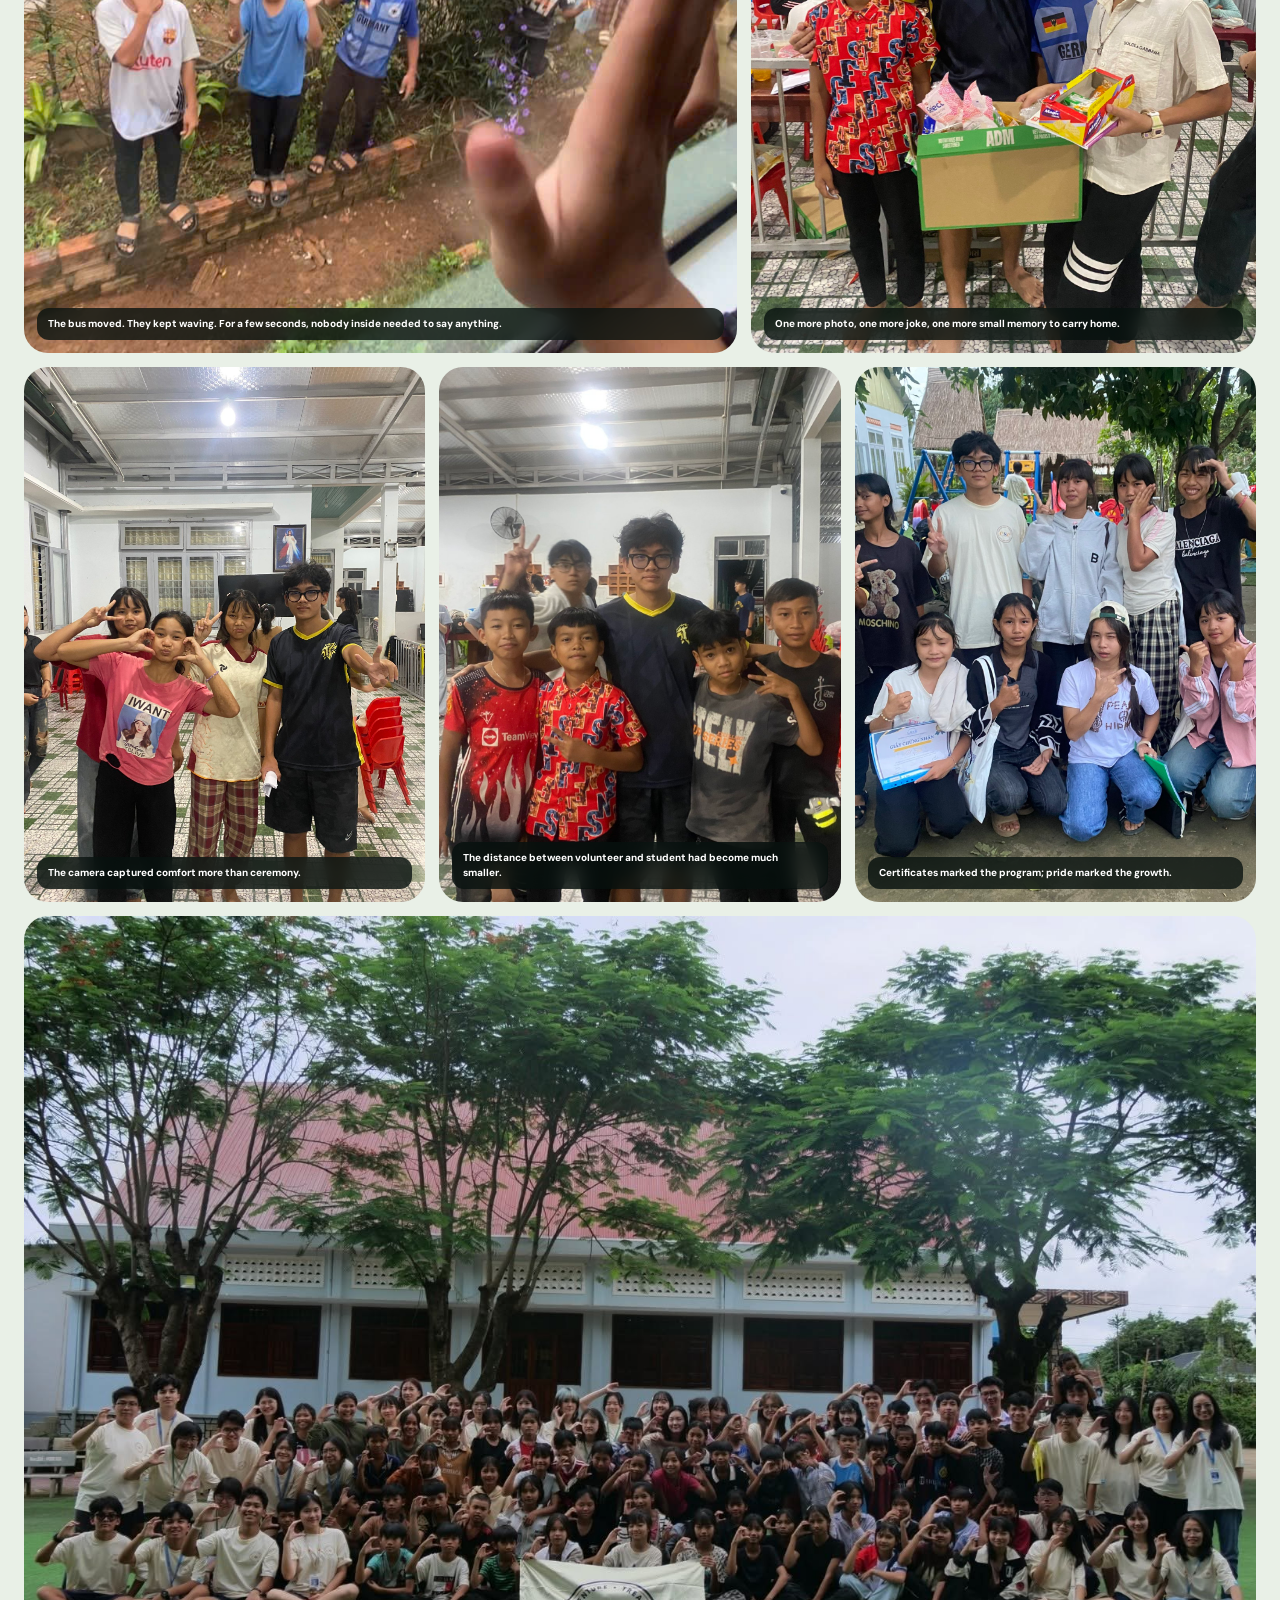
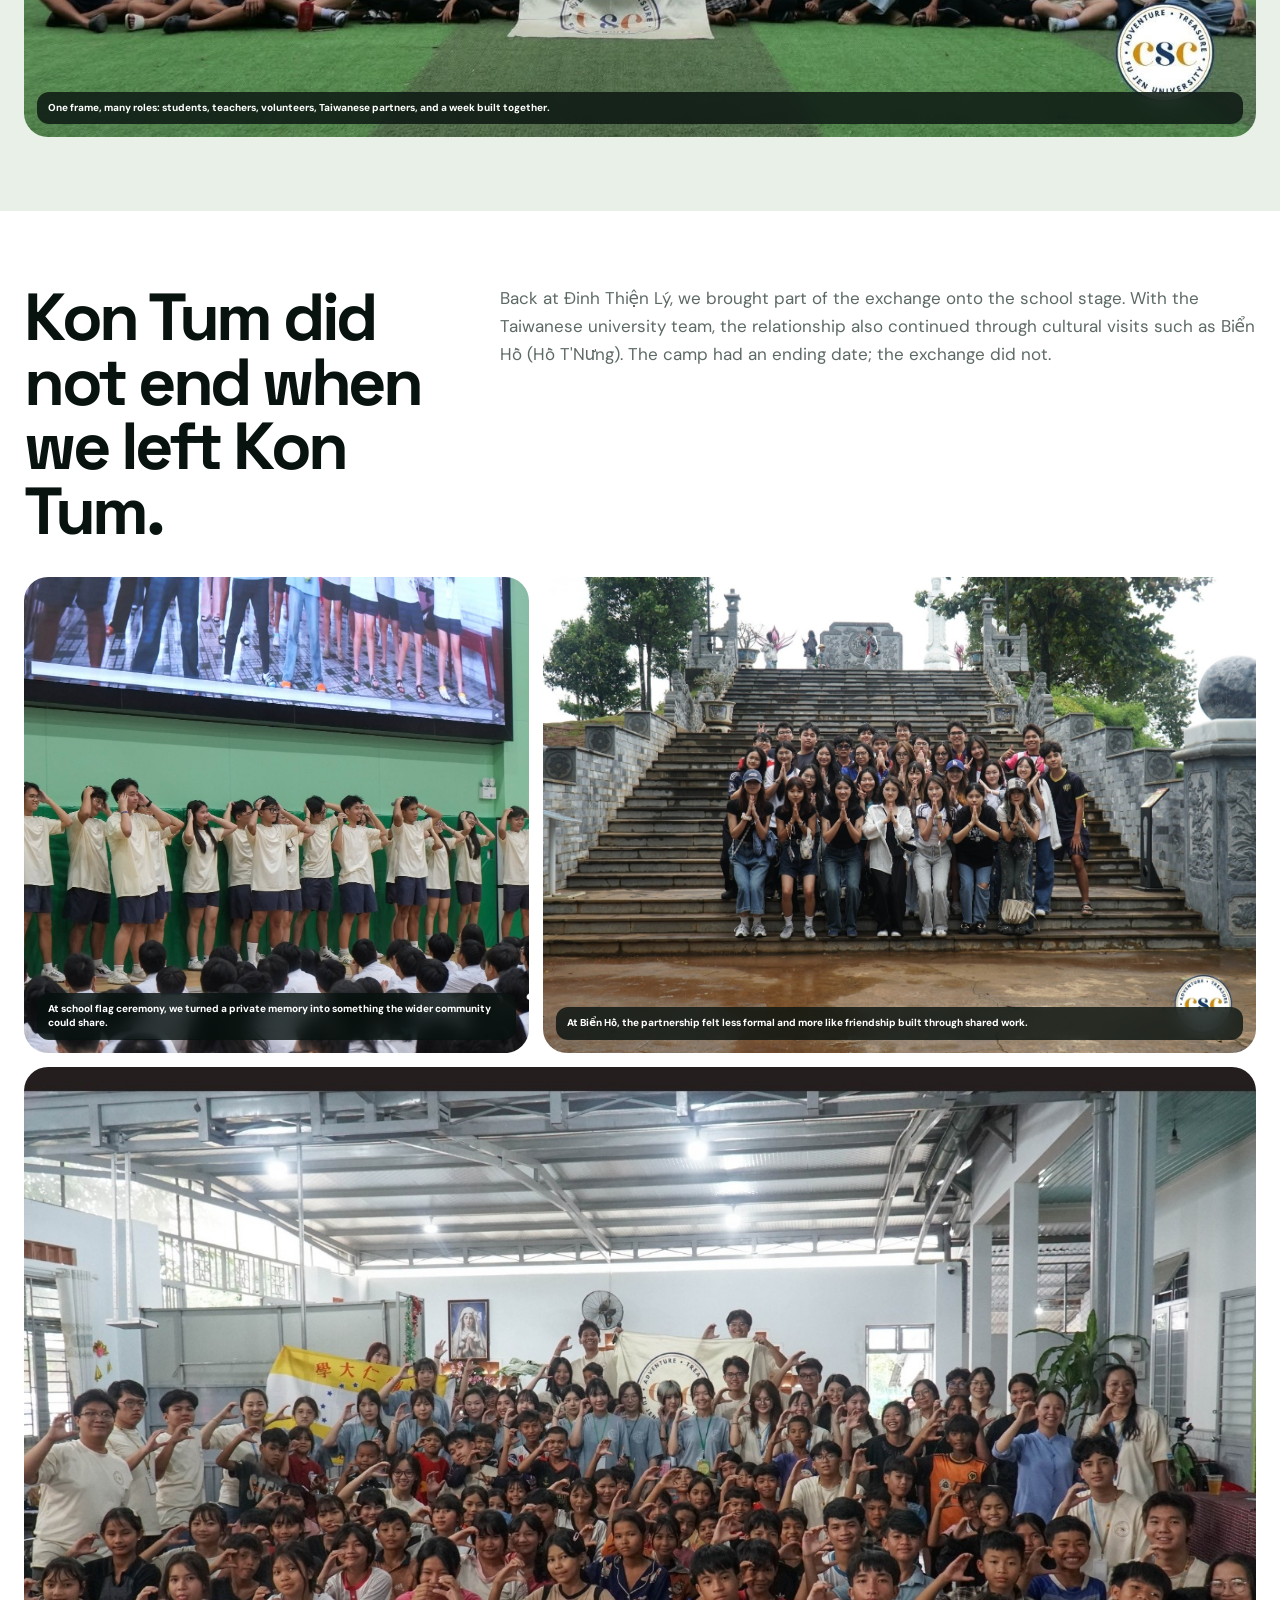
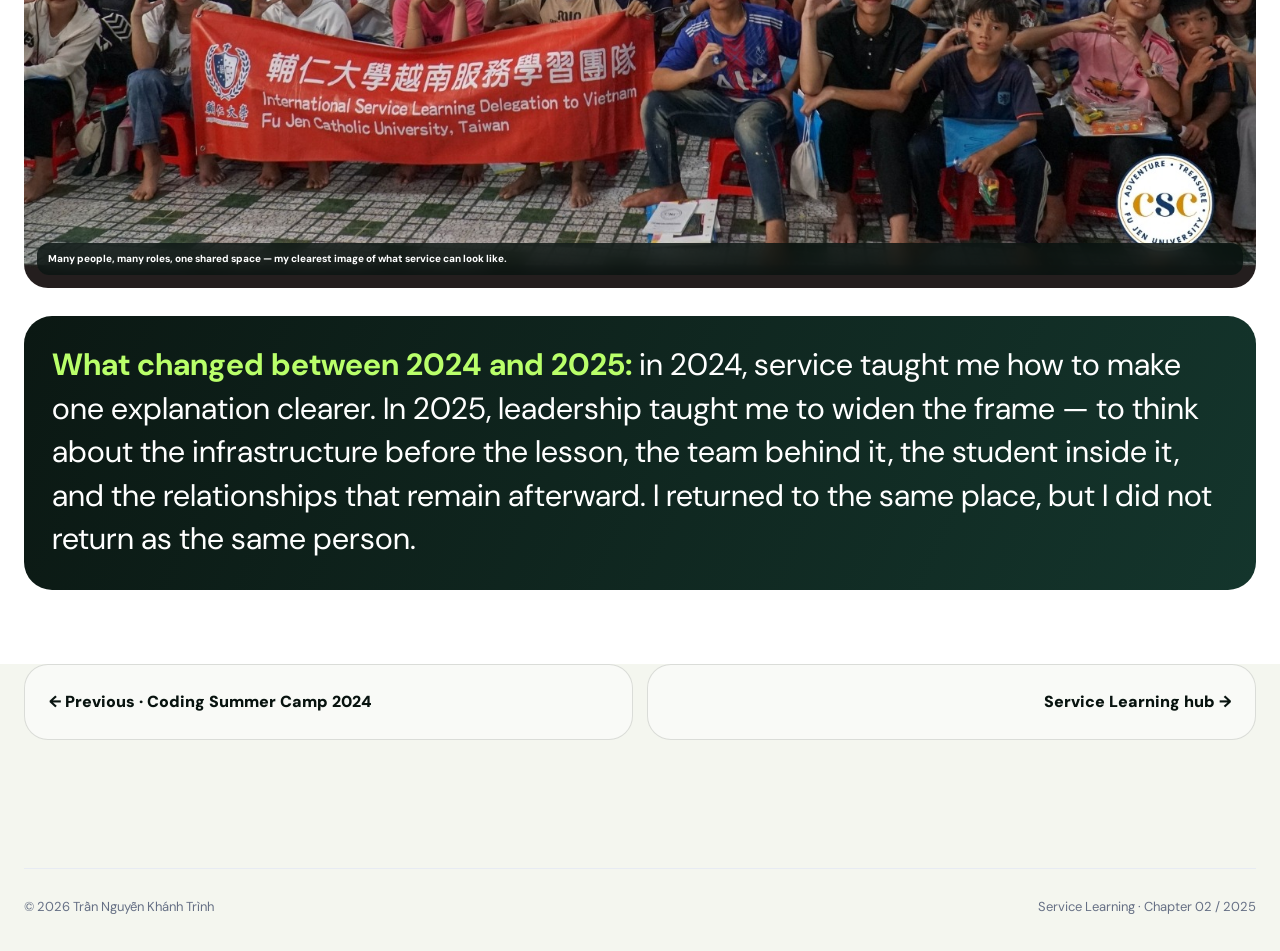
<file: service-2025.html>
<!doctype html>
<html lang="en">
<head>
  <meta charset="utf-8">
  <meta name="viewport" content="width=device-width,initial-scale=1">
  <meta name="description" content="Career Summer Camp 2025 in Kon Tum — Trần Nguyễn Khánh Trình's service-learning case study as Vice Camp Leader, spanning teaching, infrastructure, cultural exchange, and leadership.">
  <title>Service 2025 · Career Summer Camp | Trình</title>
  <link rel="preconnect" href="https://fonts.googleapis.com">
  <link rel="preconnect" href="https://fonts.gstatic.com" crossorigin>
  <link href="https://fonts.googleapis.com/css2?family=DM+Sans:wght@400;500;600;700;800&family=Space+Grotesk:wght@500;600;700&display=swap" rel="stylesheet">
  <link rel="stylesheet" href="styles.css">
  <link rel="stylesheet" href="service.css">
</head>
<body class="service-shell">
  <div class="scroll-progress" aria-hidden="true"></div>
  <nav class="nav service-nav"><div class="container nav-inner"><a class="brand" href="index.html">TRÌNH<span>.</span></a><button class="mobile-toggle" aria-label="Open navigation">☰</button><div class="nav-links"><a href="index.html">Home</a><a href="vex.html">VEX</a><a class="active" href="service.html">Service</a><a class="nav-btn" href="index.html#contact">Say hi ↗</a></div></div></nav>
  <div class="service-subnav"><div class="container"><a href="service.html">Service Hub</a><a href="service-2024.html">2024 · Coding Summer Camp</a><a class="active" href="service-2025.html">2025 · Career Summer Camp</a></div></div>

  <main>
    <section class="chapter-hero">
      <div class="container chapter-hero-grid">
        <div class="reveal-up">
          <span class="chapter-eyebrow">CHAPTER 02 · 2025 · VICE CAMP LEADER</span>
          <h1><span>Career Summer Camp</span>I returned to the same place — but not in the same role.</h1>
          <p>In 2024, my world was the lesson in front of me. In 2025, I had to widen the frame: people, schedules, classrooms, equipment, teaching teams, cultural exchange, and the atmosphere that held all of it together.</p>
          <div class="service-loop"><span>ACCESS</span><b>→</b><span>COORDINATION</span><b>→</b><span>TRUST</span><b>→</b><span>OWNERSHIP</span></div>
          <a class="sv-btn" href="#role-shift">See the role shift ↓</a>
        </div>
        <div class="chapter-hero-media reveal-scale">
          <figure class="chapter-photo"><img src="assets/service-2025/01-computer-setup.jpg" alt="Setting up desktop computers before Career Summer Camp 2025" fetchpriority="high"><figcaption><strong>Before the first lesson.</strong> Service began with infrastructure that had to actually work.</figcaption></figure>
          <figure class="chapter-photo"><img src="assets/service-2025/34-camp-final-group.jpg" alt="Career Summer Camp 2025 final group photo" fetchpriority="high"><figcaption><strong>By the end.</strong> The system had turned back into people.</figcaption></figure>
        </div>
      </div>
    </section>

    <section class="chapter-section soft" id="role-shift">
      <div class="container">
        <div class="chapter-head reveal-up"><h2>The place was familiar. The responsibility was not.</h2><p>The biggest change was not a new lesson plan. It was the question I carried into the camp. In 2024 I asked how to explain one idea better. In 2025 I had to ask how the entire camp could work better.</p></div>
        <div class="role-bridge reveal-up">
          <article class="role-card old"><small>2024 · Teaching-team member</small><h3>How do I explain this better?</h3><p>I focused on hesitation, clarity, pacing, and confidence one learner at a time.</p></article>
          <div class="role-arrow" aria-hidden="true">→</div>
          <article class="role-card now"><small>2025 · Vice Camp Leader</small><h3>How do we make the whole camp work?</h3><p>My responsibility expanded to the conditions around every lesson: access, coordination, energy, people, and trust.</p></article>
        </div>
      </div>
    </section>

    <section class="chapter-section dark" id="infrastructure">
      <div class="container">
        <div class="chapter-head reveal-up">
          <h2>Service started before anyone sat down to learn.</h2>
          <p>We moved and set up desktop computers, checked rooms, prepared materials, and handled the work no one photographs when it goes smoothly. That changed my idea of access: sometimes it begins with carrying a machine across a room and making sure it turns on.</p>
          <div class="chapter-callout">Leadership became less about standing at the front and more about making the invisible parts dependable.</div>
        </div>
        <div class="chapter-grid">
          <figure class="chapter-tile span7 tall reveal-scale"><img src="assets/service-2025/01-computer-setup.jpg" alt="Setting up computers"><figcaption>Infrastructure before instruction.</figcaption></figure>
          <figure class="chapter-tile span5 tall reveal-scale"><img src="assets/service-2025/02-before-departure-school-leadership.jpg" alt="Camp team with school leadership before departure"><figcaption>Before departure, we carried the trust of the community that sent us.</figcaption></figure>
          <figure class="chapter-tile span5 reveal-scale"><img src="assets/service-2025/03-ceremony-donation.jpg" alt="Opening ceremony and computer donation"><figcaption>The opening made the purpose tangible: access that could remain after the camp ended.</figcaption></figure>
          <figure class="chapter-tile span7 reveal-scale"><img src="assets/service-2025/04-ceremony-stage.jpg" alt="Career Summer Camp 2025 opening ceremony"><figcaption>Preparation became responsibility the moment the camp officially began.</figcaption></figure>
        </div>
      </div>
    </section>

    <section class="chapter-section white" id="classrooms">
      <div class="container">
        <div class="chapter-head reveal-up"><h2>One camp. Many classrooms.</h2><p>Career Summer Camp moved between English, Mandarin, MOS and presentation skills, career guidance, STEM making, and life skills. My job was no longer to own one subject, but to help different teaching teams create practical, inviting experiences.</p></div>
        <div class="story-stack">
          <article class="story-beat reveal-up"><div class="tag">Language · confidence first</div><div><h3>Make speaking feel safer than staying silent.</h3><p>English and Mandarin sessions worked best when students could laugh, gesture, answer imperfectly, and still feel that they belonged in the conversation.</p></div></article>
          <article class="story-beat reveal-up"><div class="tag">Digital access · from device to agency</div><div><h3>A computer only becomes access when someone knows what to do with it.</h3><p>MOS and presentation lessons connected the donated hardware to confidence: not simply putting a machine in front of a student, but helping them create something they could call their own.</p></div></article>
          <article class="story-beat reveal-up"><div class="tag">Career guidance · make the future touchable</div><div><h3>“Career” became clearer when students could build, draw, test, and imagine.</h3><p>Simple STEM vehicles, a bamboo stall, creative tasks, and conversations about students' own dreams made the future less abstract.</p></div></article>
        </div>

        <div class="chapter-grid" style="margin-top:24px">
          <figure class="chapter-tile span5 tall reveal-scale"><img src="assets/service-2025/05-english-small-group.jpg" alt="Small-group English learning"><figcaption>Small groups lowered the pressure enough for voices to appear.</figcaption></figure>
          <figure class="chapter-tile span7 tall reveal-scale"><img src="assets/service-2025/06-english-circle.jpg" alt="English conversation circle"><figcaption>Once the room talked back, the lesson became a conversation.</figcaption></figure>
          <figure class="chapter-tile span5 tall reveal-scale"><img src="assets/service-2025/26-mos-powerpoint-coaching.jpg" alt="PowerPoint coaching"><figcaption>A blank slide became a first decision instead of a wall.</figcaption></figure>
          <figure class="chapter-tile span7 tall reveal-scale"><img src="assets/service-2025/31-mos-side-by-side-guidance.jpg" alt="Side-by-side MOS guidance"><figcaption>Point, ask, wait — enough support to move without taking over.</figcaption></figure>
          <figure class="chapter-tile span7 reveal-scale"><img src="assets/service-2025/29-career-dreams-workshop.jpg" alt="Career dreams workshop"><figcaption>“Ước mơ của em” turned career guidance into a personal question.</figcaption></figure>
          <figure class="chapter-tile span5 reveal-scale"><img src="assets/service-2025/32-career-creative-workshop.jpg" alt="Creative career workshop"><figcaption>Making gave quieter students another language for their ideas.</figcaption></figure>
          <figure class="chapter-tile span6 tall reveal-scale"><img src="assets/service-2025/35-stem-toy-car-build.jpg" alt="Students building a STEM toy car"><figcaption>Ordinary materials became a system that could move, fail, and be improved.</figcaption></figure>
          <figure class="chapter-tile span6 tall reveal-scale"><img src="assets/service-2025/30-bamboo-stall-build.jpg" alt="Students inside a bamboo stall they built"><figcaption>Plan together, divide the work, improvise — then stand inside the result.</figcaption></figure>
        </div>
      </div>
    </section>

    <section class="chapter-section dark" id="exchange">
      <div class="container">
        <div class="chapter-head reveal-up"><h2>Then the classroom opened into the community.</h2><p>Cultural exchange, bamboo dancing, field work, meals, and shared chores changed the direction of learning. We were no longer only the people bringing activities. We were guests learning local rhythms and doing unfamiliar things badly before doing them a little better.</p><div class="chapter-callout">The most honest version of service was exchange: everyone had something to share and something to learn.</div></div>
        <div class="chapter-grid">
          <figure class="chapter-tile span4 reveal-scale"><img src="assets/service-2025/07-community-dance.jpg" alt="Community cultural activity"><figcaption>Shared rhythm dissolved roles quickly.</figcaption></figure>
          <figure class="chapter-tile span4 reveal-scale"><img src="assets/service-2025/08-bamboo-dance.jpg" alt="Traditional bamboo dance"><figcaption>Culture became something we stepped into, not watched.</figcaption></figure>
          <figure class="chapter-tile span4 reveal-scale"><img src="assets/service-2025/09-bamboo-dance-close.jpg" alt="Bamboo dance close-up"><figcaption>Timing, mistakes, laughter, then another try.</figcaption></figure>
          <figure class="chapter-tile span7 tall reveal-scale"><img src="assets/service-2025/11-fieldwork-digging.jpg" alt="Fieldwork digging experience"><figcaption>Experiential activities put us in the same work.</figcaption></figure>
          <figure class="chapter-tile span5 tall reveal-scale"><img src="assets/service-2025/12-rice-field-experience.jpg" alt="Rice field cultural experience"><figcaption>The landscape itself became another classroom.</figcaption></figure>
          <figure class="chapter-tile span12 reveal-scale"><img src="assets/service-2025/13-shared-chores.jpg" alt="Students washing dishes together"><figcaption>Even ordinary chores mattered. Living together made the camp feel shared rather than delivered.</figcaption></figure>
        </div>
      </div>
    </section>

    <section class="chapter-section soft" id="farewell">
      <div class="container">
        <div class="chapter-head reveal-up"><h2>By the last days, the schedule had turned into people I did not want to leave.</h2><p>Closing activities, certificates, photos, gifts, and the bus ride away made the emotional side of the camp impossible to ignore. Students who began as names on a list had become personalities I could recognize across the room.</p></div>
        <div class="chapter-grid">
          <figure class="chapter-tile span7 tall reveal-scale"><img src="assets/service-2025/14-goodbye-bus-wave.jpg" alt="Children waving goodbye through the bus window"><figcaption>The bus moved. They kept waving. For a few seconds, nobody inside needed to say anything.</figcaption></figure>
          <figure class="chapter-tile span5 tall reveal-scale"><img src="assets/service-2025/15-boys-gift-box.jpg" alt="Students holding a gift box"><figcaption>One more photo, one more joke, one more small memory to carry home.</figcaption></figure>
          <figure class="chapter-tile span4 reveal-scale"><img src="assets/service-2025/16-girls-group-portrait.jpg" alt="Group portrait with girls"><figcaption>The camera captured comfort more than ceremony.</figcaption></figure>
          <figure class="chapter-tile span4 reveal-scale"><img src="assets/service-2025/17-boys-group-portrait.jpg" alt="Group portrait with boys"><figcaption>The distance between volunteer and student had become much smaller.</figcaption></figure>
          <figure class="chapter-tile span4 reveal-scale"><img src="assets/service-2025/18-girls-certificates-outdoor.jpg" alt="Students with certificates"><figcaption>Certificates marked the program; pride marked the growth.</figcaption></figure>
          <figure class="chapter-tile span12 tall reveal-scale"><img src="assets/service-2025/34-camp-final-group.jpg" alt="Career Summer Camp 2025 final group"><figcaption>One frame, many roles: students, teachers, volunteers, Taiwanese partners, and a week built together.</figcaption></figure>
        </div>
      </div>
    </section>

    <section class="chapter-section white" id="afterward">
      <div class="container">
        <div class="chapter-head reveal-up"><h2>Kon Tum did not end when we left Kon Tum.</h2><p>Back at Đinh Thiện Lý, we brought part of the exchange onto the school stage. With the Taiwanese university team, the relationship also continued through cultural visits such as Biển Hồ (Hồ T'Nưng). The camp had an ending date; the exchange did not.</p></div>
        <div class="chapter-grid">
          <figure class="chapter-tile span5 tall reveal-scale"><img src="assets/service-2025/20-lsts-cultural-performance.jpg" alt="Cultural exchange performance at Lawrence S. Ting School"><figcaption>At school flag ceremony, we turned a private memory into something the wider community could share.</figcaption></figure>
          <figure class="chapter-tile span7 tall reveal-scale"><img src="assets/service-2025/21-bien-ho-taiwan-group.jpg" alt="Group with Taiwanese university students at Bien Ho"><figcaption>At Biển Hồ, the partnership felt less formal and more like friendship built through shared work.</figcaption></figure>
          <figure class="chapter-tile span12 tall reveal-scale"><img src="assets/service-2025/22-final-camp-group.jpg" alt="Large final group photo"><figcaption>Many people, many roles, one shared space — my clearest image of what service can look like.</figcaption></figure>
        </div>
        <div class="chapter-close reveal-up"><strong>What changed between 2024 and 2025:</strong> in 2024, service taught me how to make one explanation clearer. In 2025, leadership taught me to widen the frame — to think about the infrastructure before the lesson, the team behind it, the student inside it, and the relationships that remain afterward. I returned to the same place, but I did not return as the same person.</div>
      </div>
    </section>

    <section class="chapter-pagination"><div class="container"><a href="service-2024.html">← Previous · Coding Summer Camp 2024</a><a href="service.html">Service Learning hub →</a></div></section>
  </main>

  <footer class="footer"><div class="container footer-box"><span>© 2026 Trần Nguyễn Khánh Trình</span><span>Service Learning · Chapter 02 / 2025</span></div></footer>
  <script src="script.js"></script>
</body>
</html>
</file>
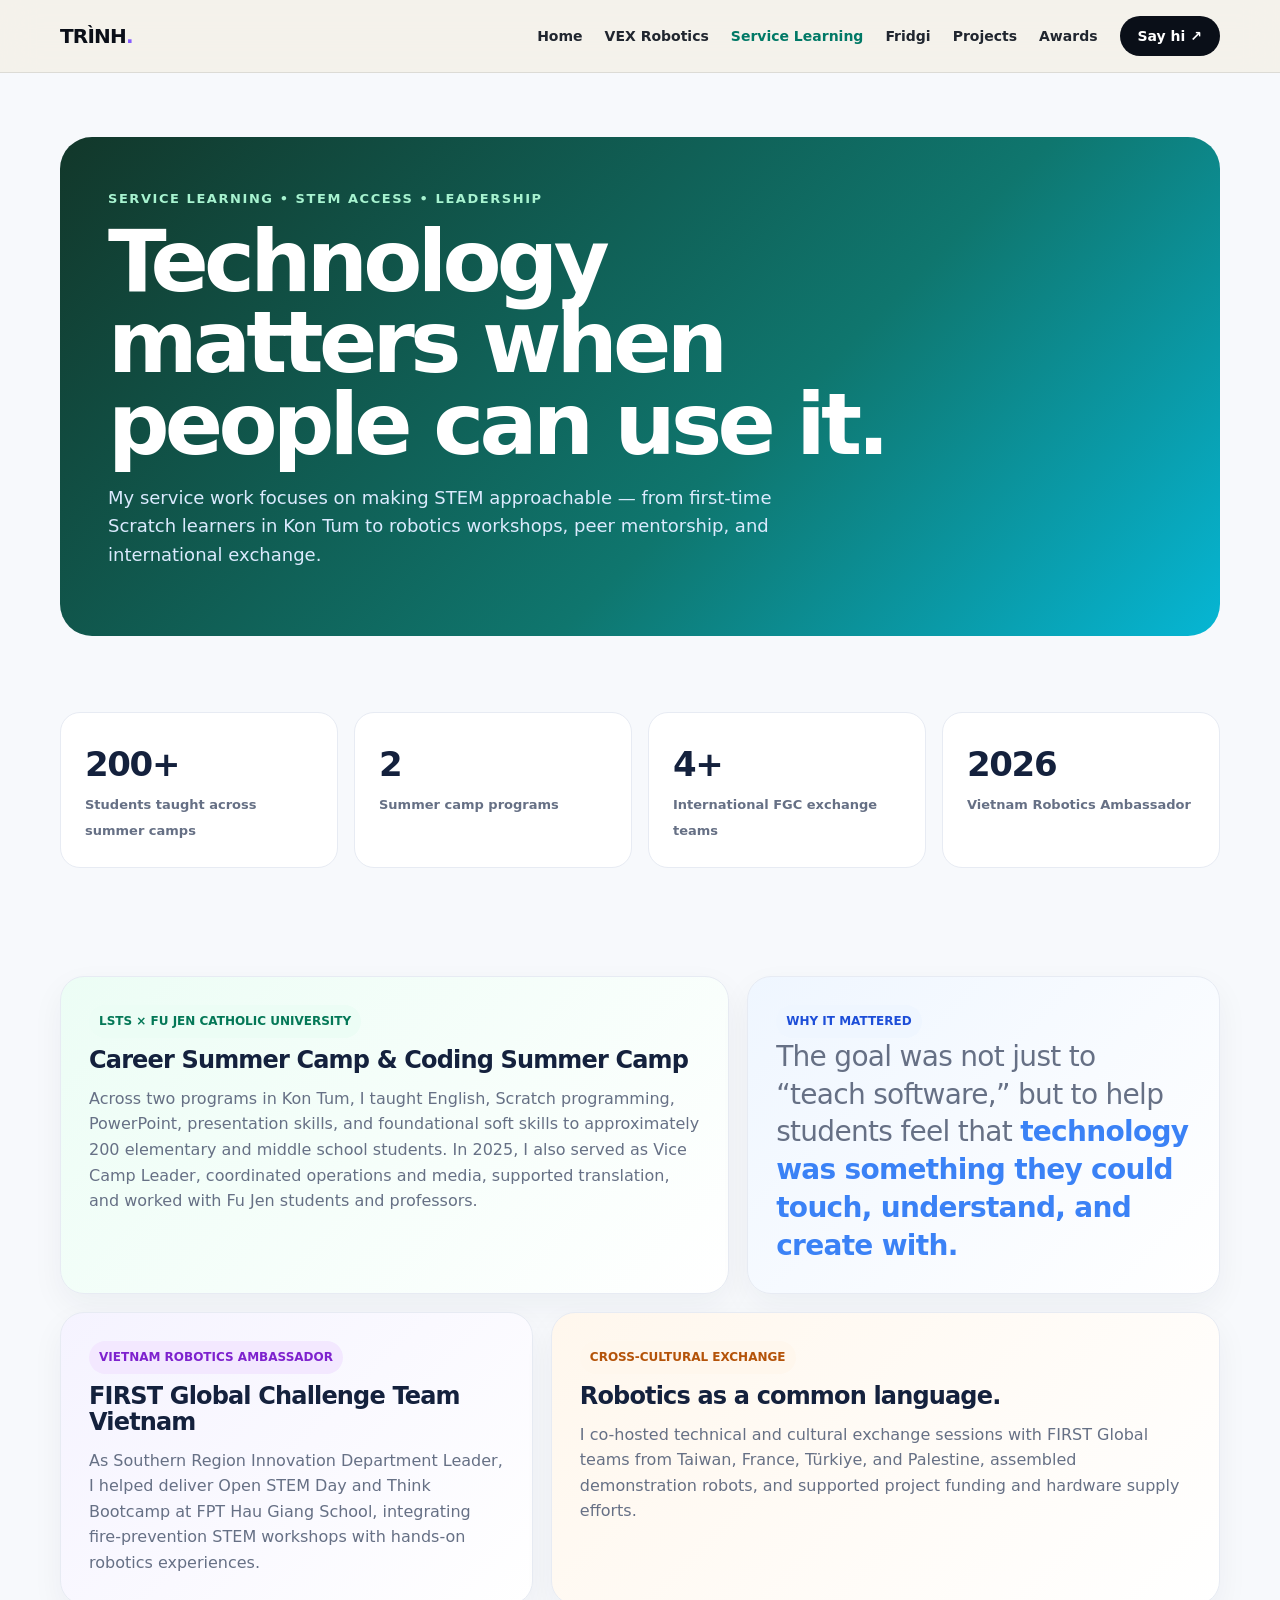
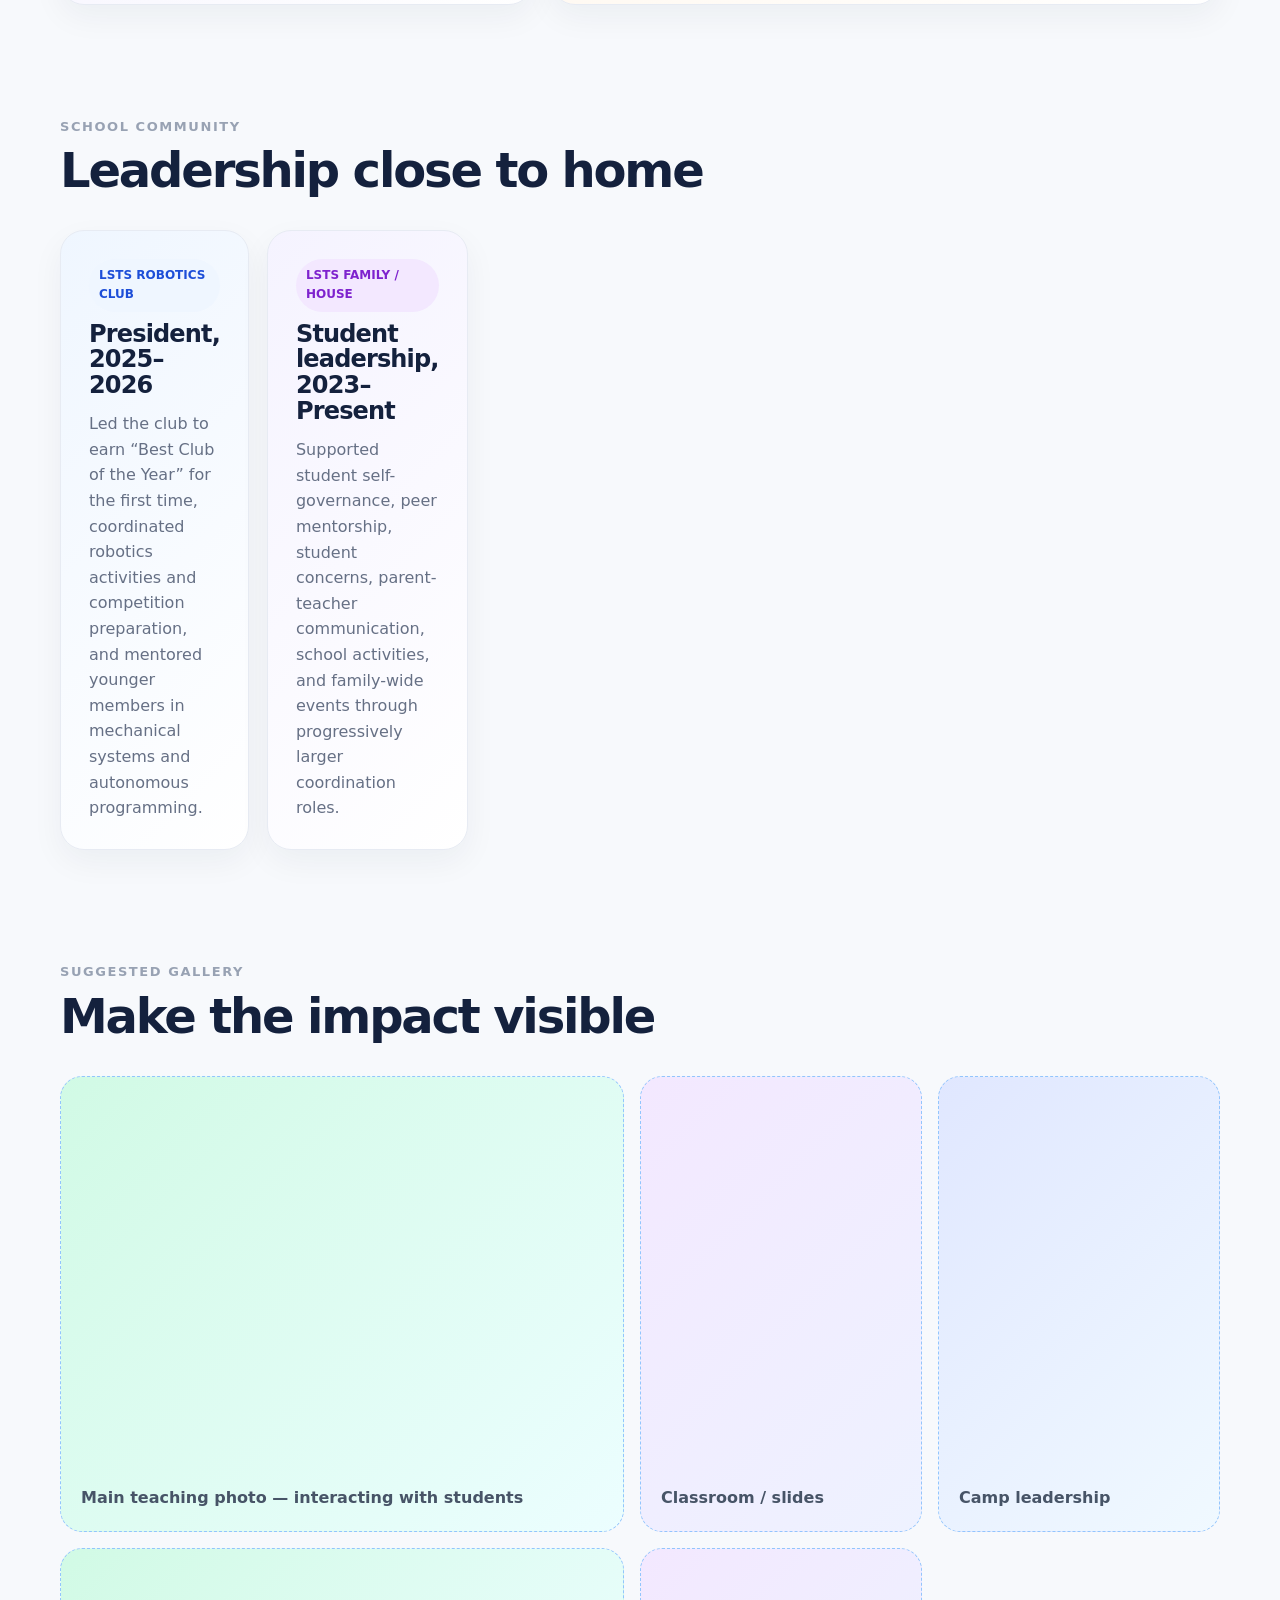
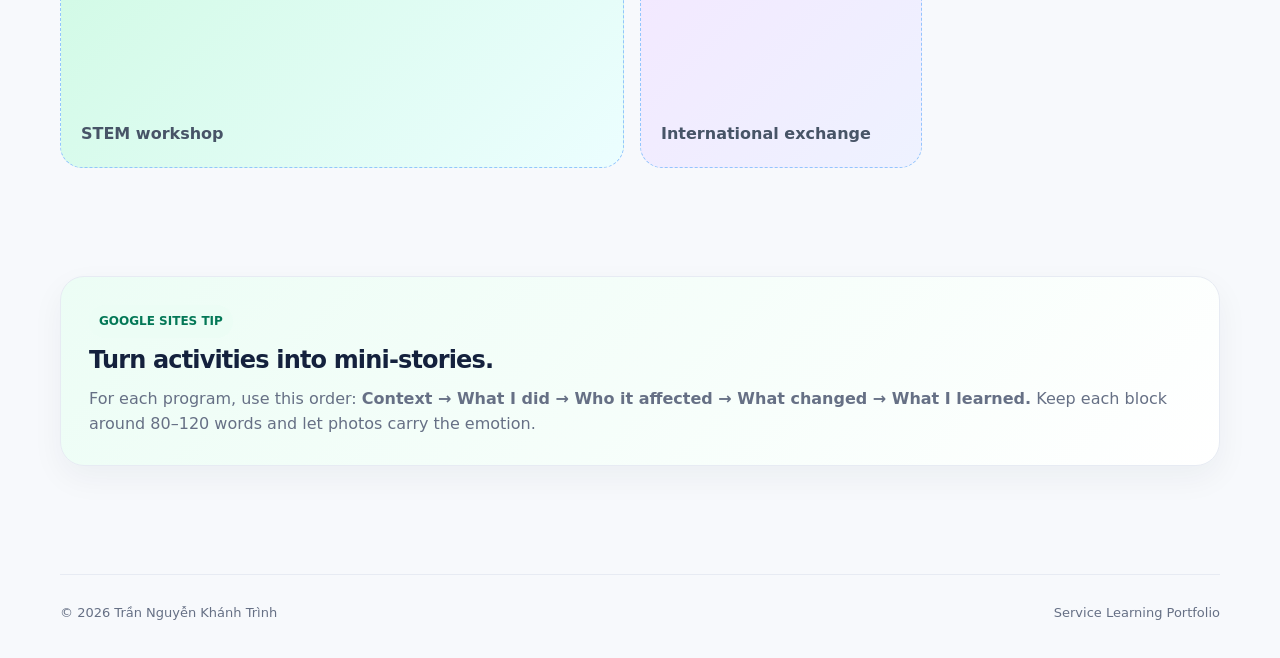
<file: service.html>
<!doctype html><html lang="en"><head><meta charset="utf-8"><meta name="viewport" content="width=device-width,initial-scale=1"><title>Service Learning | Trình</title><link rel="stylesheet" href="styles.css"></head><body>
<nav class="nav"><div class="container nav-inner"><a class="brand" href="index.html">TRÌNH<span>.</span></a><button class="mobile-toggle">☰</button><div class="nav-links"><a href="index.html">Home</a><a href="vex.html">VEX Robotics</a><a class="active" href="service.html">Service Learning</a><a class="nav-btn" href="index.html#contact">Contact</a></div></div></nav>
<main><section class="page-hero"><div class="container"><div class="page-hero-box" style="background:linear-gradient(135deg,#12372a,#0f766e 60%,#06b6d4)"><span class="eyebrow" style="color:#a7f3d0">SERVICE LEARNING • STEM ACCESS • LEADERSHIP</span><h1>Technology matters when people can use it.</h1><p>My service work focuses on making STEM approachable — from first-time Scratch learners in Kon Tum to robotics workshops, peer mentorship, and international exchange.</p></div></div></section>
<section class="section"><div class="container"><div class="metrics"><div class="metric"><strong>200+</strong><span>Students taught across summer camps</span></div><div class="metric"><strong>2</strong><span>Summer camp programs</span></div><div class="metric"><strong>4+</strong><span>International FGC exchange teams</span></div><div class="metric"><strong>2026</strong><span>Vietnam Robotics Ambassador</span></div></div></div></section>
<section class="section"><div class="container"><div class="bento"><div class="card span-7 accent-green"><span class="tag green">LSTS × FU JEN CATHOLIC UNIVERSITY</span><h3>Career Summer Camp & Coding Summer Camp</h3><p>Across two programs in Kon Tum, I taught English, Scratch programming, PowerPoint, presentation skills, and foundational soft skills to approximately 200 elementary and middle school students. In 2025, I also served as Vice Camp Leader, coordinated operations and media, supported translation, and worked with Fu Jen students and professors.</p></div><div class="card span-5 accent-blue"><span class="tag">WHY IT MATTERED</span><p class="quote">The goal was not just to “teach software,” but to help students feel that <strong>technology was something they could touch, understand, and create with.</strong></p></div><div class="card span-5 accent-purple"><span class="tag purple">VIETNAM ROBOTICS AMBASSADOR</span><h3>FIRST Global Challenge Team Vietnam</h3><p>As Southern Region Innovation Department Leader, I helped deliver Open STEM Day and Think Bootcamp at FPT Hau Giang School, integrating fire-prevention STEM workshops with hands-on robotics experiences.</p></div><div class="card span-7 accent-orange"><span class="tag orange">CROSS-CULTURAL EXCHANGE</span><h3>Robotics as a common language.</h3><p>I co-hosted technical and cultural exchange sessions with FIRST Global teams from Taiwan, France, Türkiye, and Palestine, assembled demonstration robots, and supported project funding and hardware supply efforts.</p></div></div></div></section>
<section class="section"><div class="container"><div class="section-head"><div><span class="eyebrow">School community</span><h2>Leadership close to home</h2></div></div><div class="bento"><div class="card span-6 accent-blue"><span class="tag">LSTS ROBOTICS CLUB</span><h3>President, 2025–2026</h3><p>Led the club to earn “Best Club of the Year” for the first time, coordinated robotics activities and competition preparation, and mentored younger members in mechanical systems and autonomous programming.</p></div><div class="card span-6 accent-purple"><span class="tag purple">LSTS FAMILY / HOUSE</span><h3>Student leadership, 2023–Present</h3><p>Supported student self-governance, peer mentorship, student concerns, parent-teacher communication, school activities, and family-wide events through progressively larger coordination roles.</p></div></div></div></section>
<section class="section"><div class="container"><div class="section-head"><div><span class="eyebrow">Suggested gallery</span><h2>Make the impact visible</h2></div></div><div class="photo-grid"><div class="photo-placeholder tall green">Main teaching photo — interacting with students</div><div class="photo-placeholder purple">Classroom / slides</div><div class="photo-placeholder">Camp leadership</div><div class="photo-placeholder green">STEM workshop</div><div class="photo-placeholder purple">International exchange</div></div></div></section>
<section class="section"><div class="container"><div class="card accent-green"><span class="tag green">GOOGLE SITES TIP</span><h3>Turn activities into mini-stories.</h3><p>For each program, use this order: <b>Context → What I did → Who it affected → What changed → What I learned.</b> Keep each block around 80–120 words and let photos carry the emotion.</p></div></div></section>
</main><footer class="footer"><div class="container footer-box"><span>© 2026 Trần Nguyễn Khánh Trình</span><span>Service Learning Portfolio</span></div></footer><script src="script.js"></script></body></html>
</file>
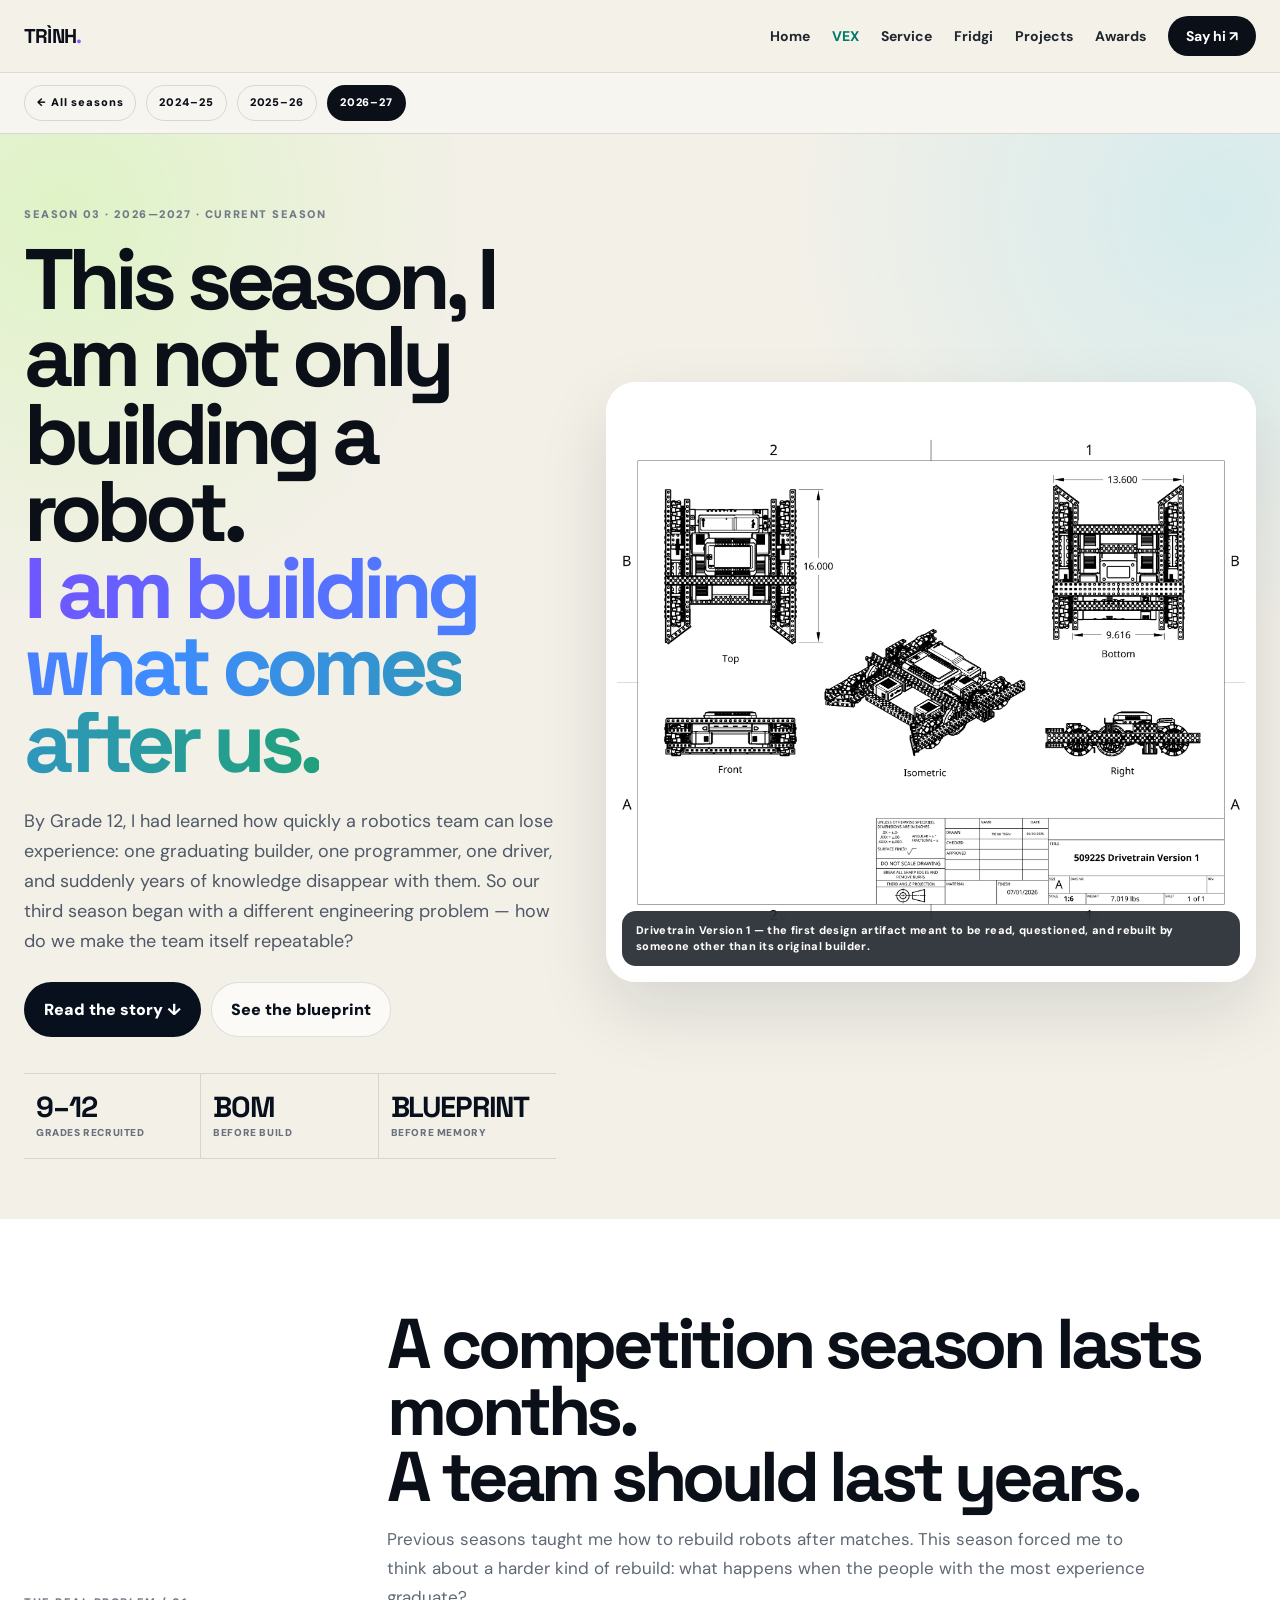
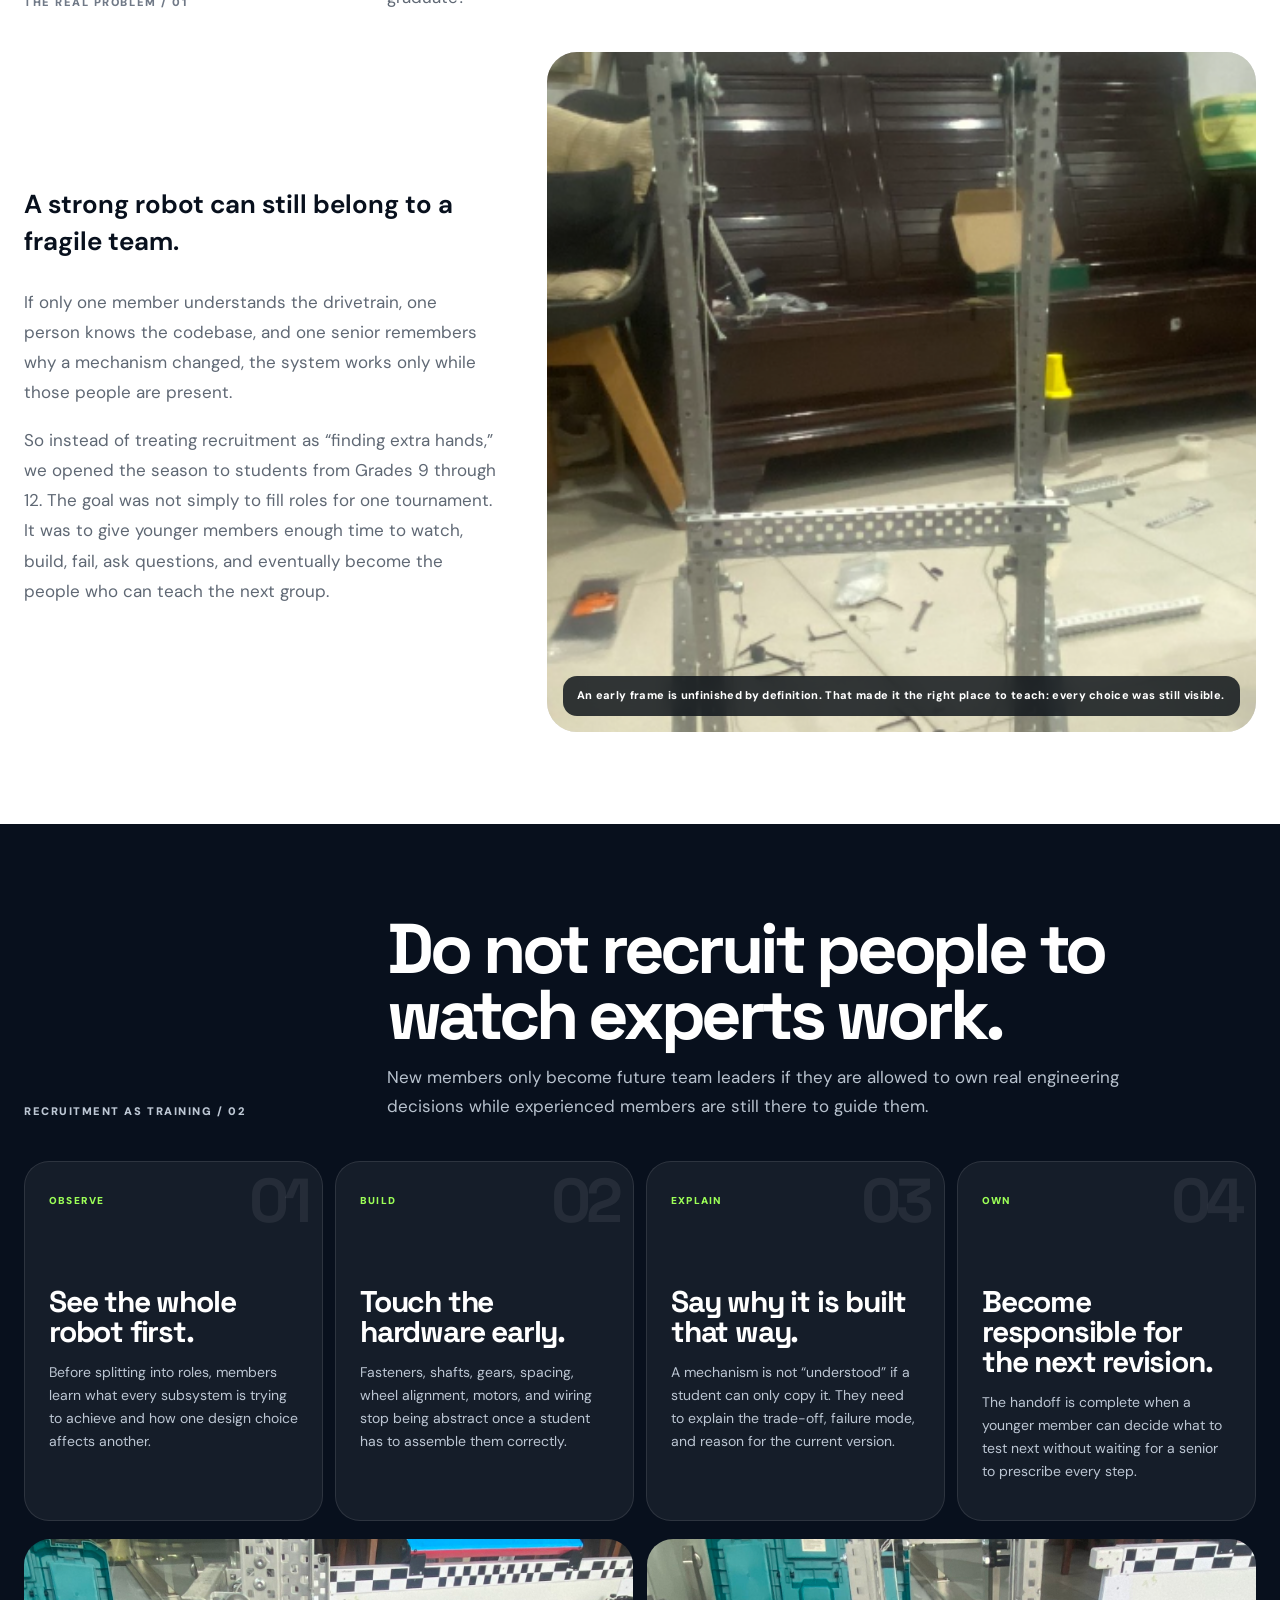
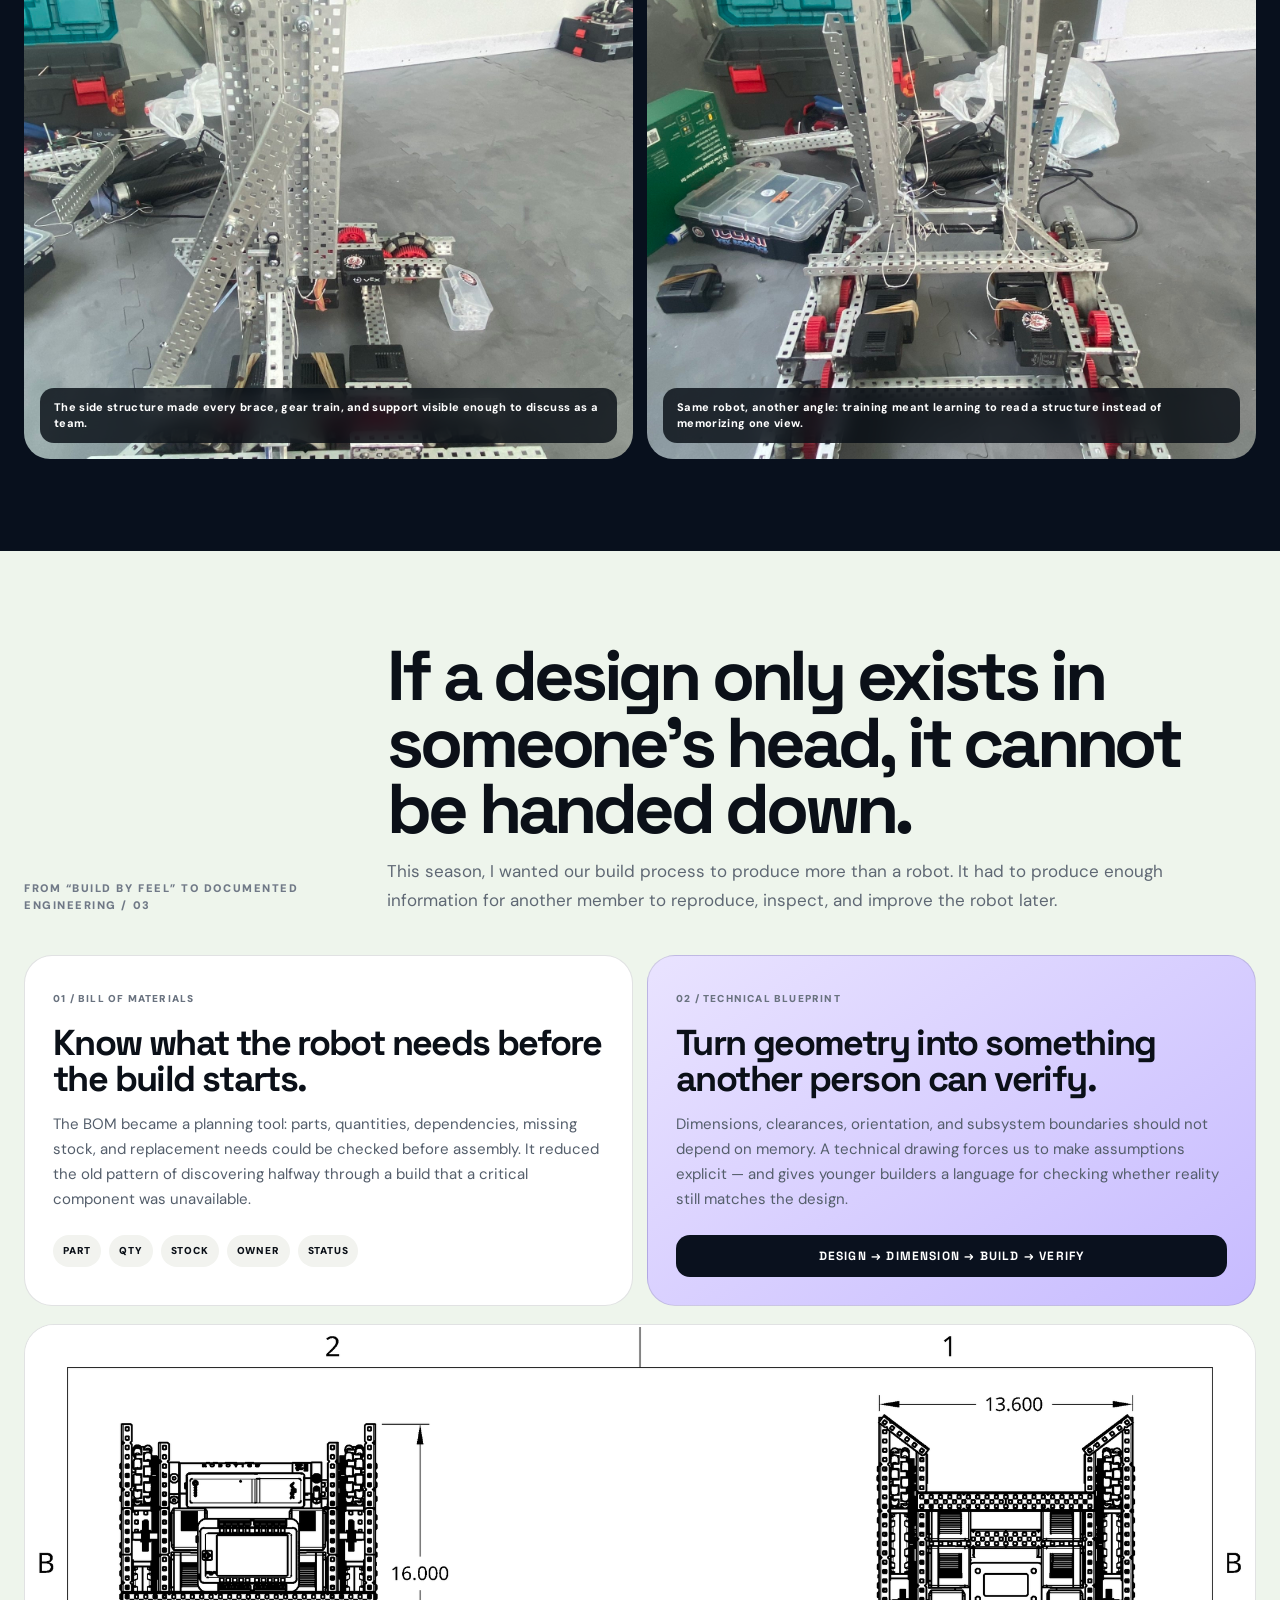
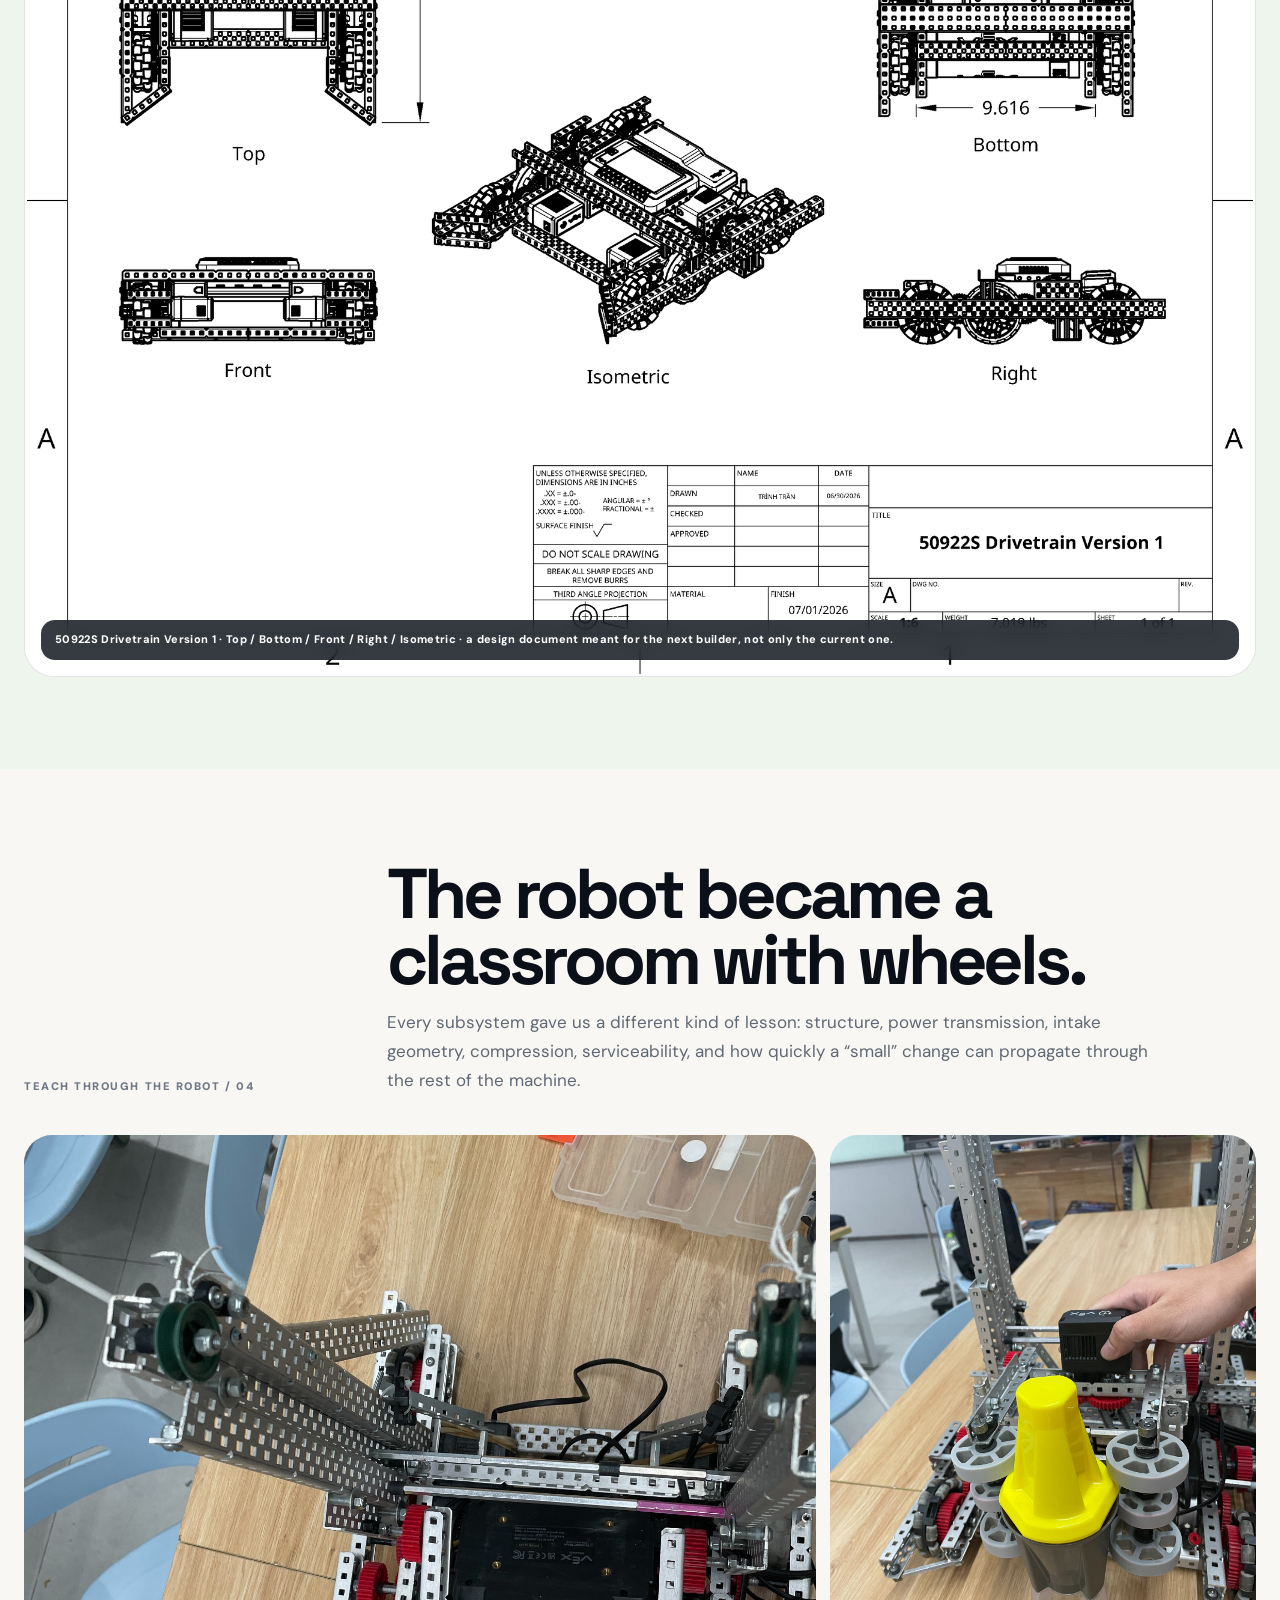
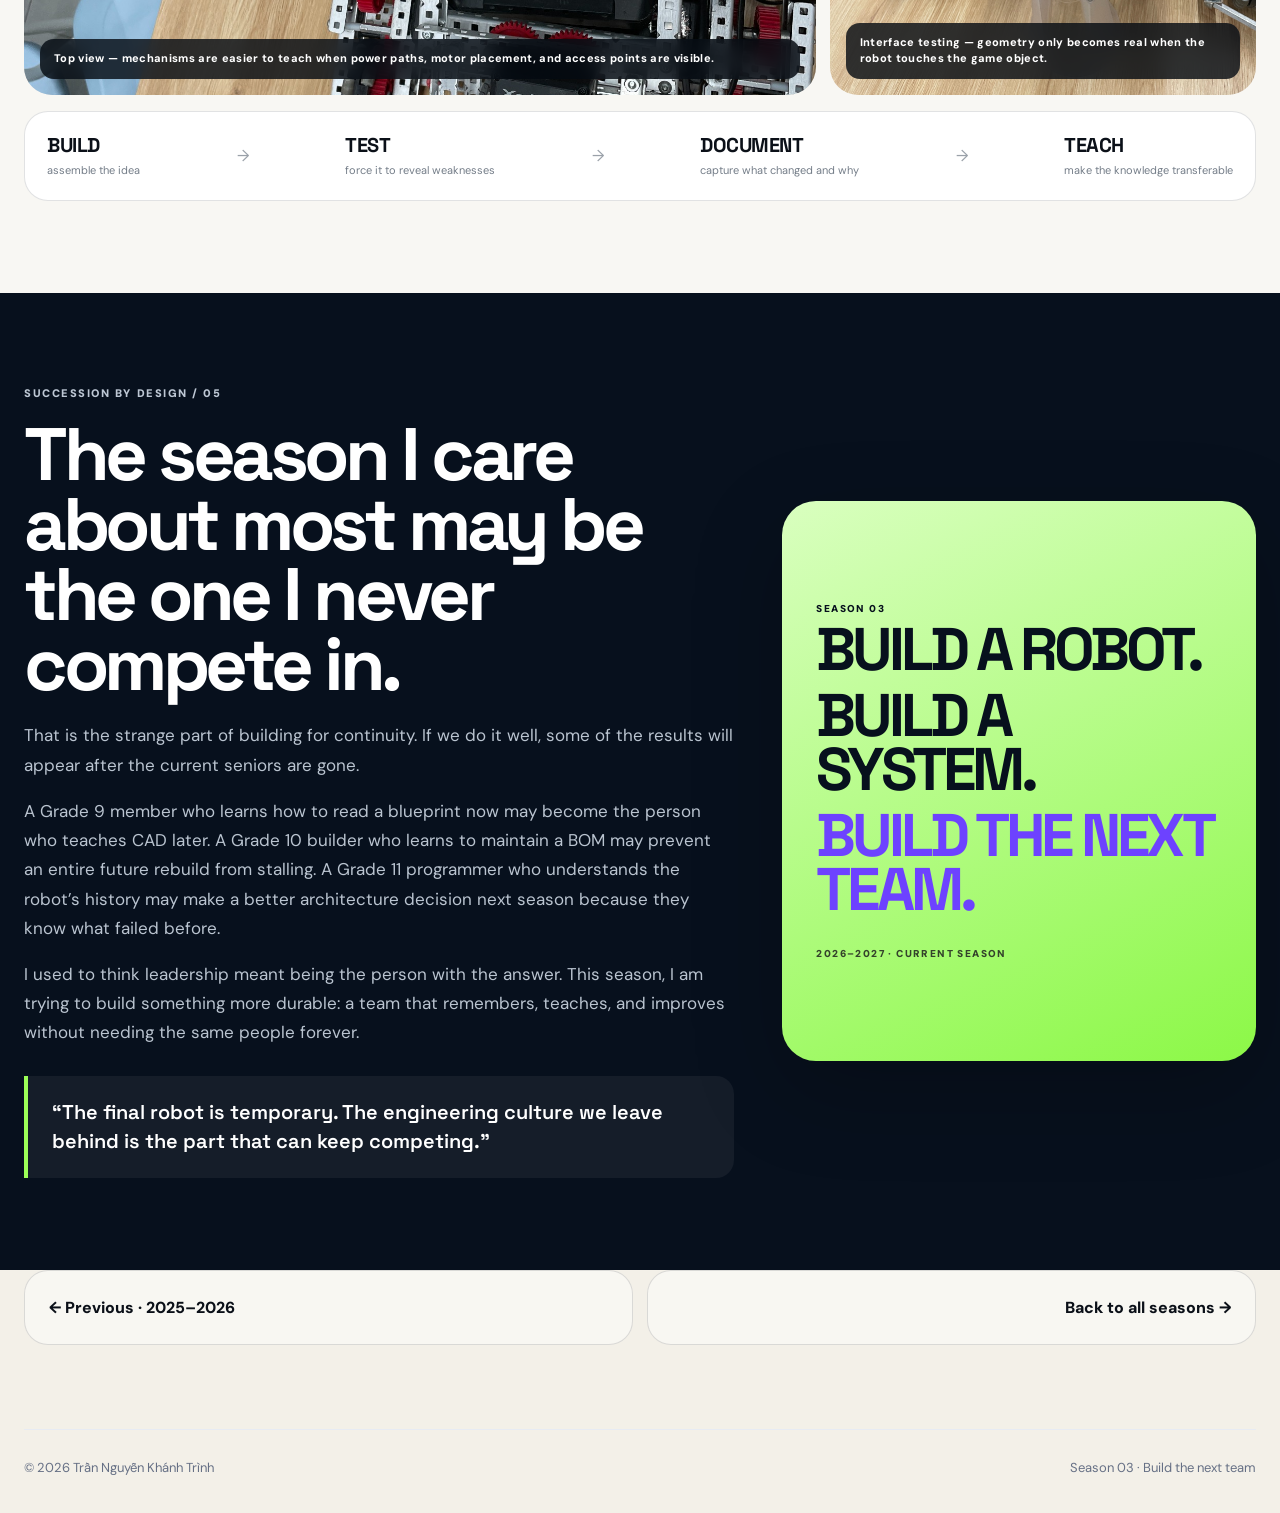
<file: vex-2026-2027.html>
<!doctype html>
<html lang="en">
<head>
  <meta charset="utf-8">
  <meta name="viewport" content="width=device-width,initial-scale=1">
  <meta name="description" content="VEX Robotics 2026–2027 — Trình's third season: building a robot, a training system, and a team that can continue after senior members graduate.">
  <title>VEX 2026–2027 | Trình</title>
  <link rel="preconnect" href="https://fonts.googleapis.com">
  <link rel="preconnect" href="https://fonts.gstatic.com" crossorigin>
  <link href="https://fonts.googleapis.com/css2?family=DM+Sans:wght@400;500;600;700;800&family=Space+Grotesk:wght@500;600;700&display=swap" rel="stylesheet">
  <link rel="stylesheet" href="styles.css">
  <link rel="stylesheet" href="vex.css">
  <link rel="stylesheet" href="vex-season03.css">
</head>
<body class="vex-shell season03-page">
  <div class="scroll-progress" aria-hidden="true"></div>

  <nav class="nav vex-nav">
    <div class="container nav-inner">
      <a class="brand" href="index.html">TRÌNH<span>.</span></a>
      <button class="mobile-toggle" aria-label="Open navigation">☰</button>
      <div class="nav-links">
        <a href="index.html">Home</a>
        <a class="active" href="vex.html">VEX</a>
        <a href="service.html">Service</a>
        <a href="feat.html">Fridgi</a>
        <a href="index.html#projects">Projects</a>
        <a href="index.html#awards">Awards</a>
        <a class="nav-btn" href="index.html#contact">Say hi ↗</a>
      </div>
    </div>
  </nav>

  <div class="season-subnav">
    <div class="container">
      <a href="vex.html">← All seasons</a>
      <a href="vex-2024-2025.html">2024–25</a>
      <a href="vex-2025-2026.html">2025–26</a>
      <a class="active" href="vex-2026-2027.html">2026–27</a>
    </div>
  </div>

  <main>
    <section class="s3-hero">
      <div class="container s3-hero-grid">
        <div class="s3-hero-copy reveal-up">
          <span class="s3-kicker">SEASON 03 · 2026—2027 · CURRENT SEASON</span>
          <h1>This season, I am not only building a robot.<br><em>I am building what comes after us.</em></h1>
          <p>By Grade 12, I had learned how quickly a robotics team can lose experience: one graduating builder, one programmer, one driver, and suddenly years of knowledge disappear with them. So our third season began with a different engineering problem — how do we make the team itself repeatable?</p>
          <div class="s3-hero-actions">
            <a class="s3-btn primary" href="#continuity">Read the story ↓</a>
            <a class="s3-btn ghost" href="#blueprint">See the blueprint</a>
          </div>
          <div class="s3-proof">
            <span><strong>9–12</strong> grades recruited</span>
            <span><strong>BOM</strong> before build</span>
            <span><strong>BLUEPRINT</strong> before memory</span>
          </div>
        </div>

        <figure class="s3-hero-image reveal-scale zoomable">
          <img src="assets/vex/2026-2027/drivetrain-blueprint.png" alt="Technical blueprint of the 50922S drivetrain version 1">
          <figcaption>Drivetrain Version 1 — the first design artifact meant to be read, questioned, and rebuilt by someone other than its original builder.</figcaption>
        </figure>
      </div>
    </section>

    <section class="s3-section intro" id="continuity">
      <div class="container">
        <div class="s3-head reveal-up">
          <span class="s3-kicker">THE REAL PROBLEM / 01</span>
          <div>
            <h2>A competition season lasts months.<br>A team should last years.</h2>
            <p>Previous seasons taught me how to rebuild robots after matches. This season forced me to think about a harder kind of rebuild: what happens when the people with the most experience graduate?</p>
          </div>
        </div>

        <div class="s3-story-grid">
          <div class="s3-copy reveal-up">
            <p class="lead">A strong robot can still belong to a fragile team.</p>
            <p>If only one member understands the drivetrain, one person knows the codebase, and one senior remembers why a mechanism changed, the system works only while those people are present.</p>
            <p>So instead of treating recruitment as “finding extra hands,” we opened the season to students from Grades 9 through 12. The goal was not simply to fill roles for one tournament. It was to give younger members enough time to watch, build, fail, ask questions, and eventually become the people who can teach the next group.</p>
          </div>
          <figure class="s3-photo vertical zoomable reveal-scale">
            <img src="assets/vex/2026-2027/early-frame-home.png" alt="Early tall robot frame being assembled at home">
            <figcaption>An early frame is unfinished by definition. That made it the right place to teach: every choice was still visible.</figcaption>
          </figure>
        </div>
      </div>
    </section>

    <section class="s3-section dark">
      <div class="container">
        <div class="s3-head reveal-up">
          <span class="s3-kicker light">RECRUITMENT AS TRAINING / 02</span>
          <div>
            <h2>Do not recruit people to watch experts work.</h2>
            <p>New members only become future team leaders if they are allowed to own real engineering decisions while experienced members are still there to guide them.</p>
          </div>
        </div>

        <div class="training-track">
          <article class="training-step reveal-up"><b>01</b><small>OBSERVE</small><h3>See the whole robot first.</h3><p>Before splitting into roles, members learn what every subsystem is trying to achieve and how one design choice affects another.</p></article>
          <article class="training-step reveal-up"><b>02</b><small>BUILD</small><h3>Touch the hardware early.</h3><p>Fasteners, shafts, gears, spacing, wheel alignment, motors, and wiring stop being abstract once a student has to assemble them correctly.</p></article>
          <article class="training-step reveal-up"><b>03</b><small>EXPLAIN</small><h3>Say why it is built that way.</h3><p>A mechanism is not “understood” if a student can only copy it. They need to explain the trade-off, failure mode, and reason for the current version.</p></article>
          <article class="training-step reveal-up"><b>04</b><small>OWN</small><h3>Become responsible for the next revision.</h3><p>The handoff is complete when a younger member can decide what to test next without waiting for a senior to prescribe every step.</p></article>
        </div>

        <div class="s3-photo-pair">
          <figure class="zoomable reveal-up">
            <img src="assets/vex/2026-2027/early-frame-side.jpg" alt="Side view of the early 2026–2027 VEX robot frame">
            <figcaption>The side structure made every brace, gear train, and support visible enough to discuss as a team.</figcaption>
          </figure>
          <figure class="zoomable reveal-up">
            <img src="assets/vex/2026-2027/early-frame-front.jpg" alt="Front view of the early 2026–2027 VEX robot frame">
            <figcaption>Same robot, another angle: training meant learning to read a structure instead of memorizing one view.</figcaption>
          </figure>
        </div>
      </div>
    </section>

    <section class="s3-section blueprint-section" id="blueprint">
      <div class="container">
        <div class="s3-head reveal-up">
          <span class="s3-kicker">FROM “BUILD BY FEEL” TO DOCUMENTED ENGINEERING / 03</span>
          <div>
            <h2>If a design only exists in someone’s head, it cannot be handed down.</h2>
            <p>This season, I wanted our build process to produce more than a robot. It had to produce enough information for another member to reproduce, inspect, and improve the robot later.</p>
          </div>
        </div>

        <div class="artifact-grid">
          <article class="artifact-card reveal-up">
            <span>01 / BILL OF MATERIALS</span>
            <h3>Know what the robot needs before the build starts.</h3>
            <p>The BOM became a planning tool: parts, quantities, dependencies, missing stock, and replacement needs could be checked before assembly. It reduced the old pattern of discovering halfway through a build that a critical component was unavailable.</p>
            <div class="artifact-tags"><i>PART</i><i>QTY</i><i>STOCK</i><i>OWNER</i><i>STATUS</i></div>
          </article>

          <article class="artifact-card accent reveal-up">
            <span>02 / TECHNICAL BLUEPRINT</span>
            <h3>Turn geometry into something another person can verify.</h3>
            <p>Dimensions, clearances, orientation, and subsystem boundaries should not depend on memory. A technical drawing forces us to make assumptions explicit — and gives younger builders a language for checking whether reality still matches the design.</p>
            <div class="artifact-callout">DESIGN → DIMENSION → BUILD → VERIFY</div>
          </article>
        </div>

        <figure class="blueprint-figure zoomable reveal-scale">
          <img src="assets/vex/2026-2027/drivetrain-blueprint.png" alt="50922S drivetrain version 1 technical drawing with top, bottom, front, right, and isometric views">
          <figcaption>50922S Drivetrain Version 1 · Top / Bottom / Front / Right / Isometric · a design document meant for the next builder, not only the current one.</figcaption>
        </figure>
      </div>
    </section>

    <section class="s3-section mechanics">
      <div class="container">
        <div class="s3-head reveal-up">
          <span class="s3-kicker">TEACH THROUGH THE ROBOT / 04</span>
          <div>
            <h2>The robot became a classroom with wheels.</h2>
            <p>Every subsystem gave us a different kind of lesson: structure, power transmission, intake geometry, compression, serviceability, and how quickly a “small” change can propagate through the rest of the machine.</p>
          </div>
        </div>

        <div class="mechanics-gallery">
          <figure class="zoomable reveal-up big">
            <img src="assets/vex/2026-2027/mechanism-top.JPG" alt="Top-down view of the developing VEX robot mechanism">
            <figcaption>Top view — mechanisms are easier to teach when power paths, motor placement, and access points are visible.</figcaption>
          </figure>
          <figure class="zoomable reveal-up">
            <img src="assets/vex/2026-2027/goal-interface.JPG" alt="Close view of the robot interacting with a yellow field goal">
            <figcaption>Interface testing — geometry only becomes real when the robot touches the game object.</figcaption>
          </figure>
        </div>

        <div class="lesson-strip reveal-up">
          <div><strong>BUILD</strong><span>assemble the idea</span></div><i>→</i>
          <div><strong>TEST</strong><span>force it to reveal weaknesses</span></div><i>→</i>
          <div><strong>DOCUMENT</strong><span>capture what changed and why</span></div><i>→</i>
          <div><strong>TEACH</strong><span>make the knowledge transferable</span></div>
        </div>
      </div>
    </section>

    <section class="s3-section legacy">
      <div class="container legacy-grid">
        <div class="legacy-copy reveal-up">
          <span class="s3-kicker light">SUCCESSION BY DESIGN / 05</span>
          <h2>The season I care about most may be the one I never compete in.</h2>
          <p>That is the strange part of building for continuity. If we do it well, some of the results will appear after the current seniors are gone.</p>
          <p>A Grade 9 member who learns how to read a blueprint now may become the person who teaches CAD later. A Grade 10 builder who learns to maintain a BOM may prevent an entire future rebuild from stalling. A Grade 11 programmer who understands the robot’s history may make a better architecture decision next season because they know what failed before.</p>
          <p>I used to think leadership meant being the person with the answer. This season, I am trying to build something more durable: a team that remembers, teaches, and improves without needing the same people forever.</p>
          <blockquote>“The final robot is temporary. The engineering culture we leave behind is the part that can keep competing.”</blockquote>
        </div>

        <div class="legacy-panel reveal-scale">
          <span>SEASON 03</span>
          <strong>BUILD A ROBOT.</strong>
          <strong>BUILD A SYSTEM.</strong>
          <strong class="highlight">BUILD THE NEXT TEAM.</strong>
          <small>2026–2027 · current season</small>
        </div>
      </div>
    </section>

    <section class="season-pagination">
      <div class="container">
        <a href="vex-2025-2026.html">← Previous · 2025–2026</a>
        <a href="vex.html">Back to all seasons →</a>
      </div>
    </section>
  </main>

  <footer class="footer vex-footer">
    <div class="container footer-box">
      <span>© 2026 Trần Nguyễn Khánh Trình</span>
      <span>Season 03 · Build the next team</span>
    </div>
  </footer>

  <script src="script.js"></script>
  <script>
    (() => {
      const figures = [...document.querySelectorAll('.zoomable')];
      if (!figures.length) return;
      const modal = document.createElement('div');
      modal.className = 's3-lightbox';
      modal.innerHTML = '<button aria-label="Close image">×</button><div><img alt=""><p></p></div>';
      document.body.appendChild(modal);
      const img = modal.querySelector('img');
      const cap = modal.querySelector('p');
      const close = () => { modal.classList.remove('open'); document.documentElement.style.overflow = ''; };
      figures.forEach(fig => fig.addEventListener('click', () => {
        const source = fig.querySelector('img');
        img.src = source.currentSrc || source.src;
        img.alt = source.alt || '';
        cap.textContent = fig.querySelector('figcaption')?.textContent || '';
        modal.classList.add('open');
        document.documentElement.style.overflow = 'hidden';
      }));
      modal.querySelector('button').addEventListener('click', close);
      modal.addEventListener('click', e => { if (e.target === modal) close(); });
      window.addEventListener('keydown', e => { if (e.key === 'Escape') close(); });
    })();
  </script>
</body>
</html>
</file>
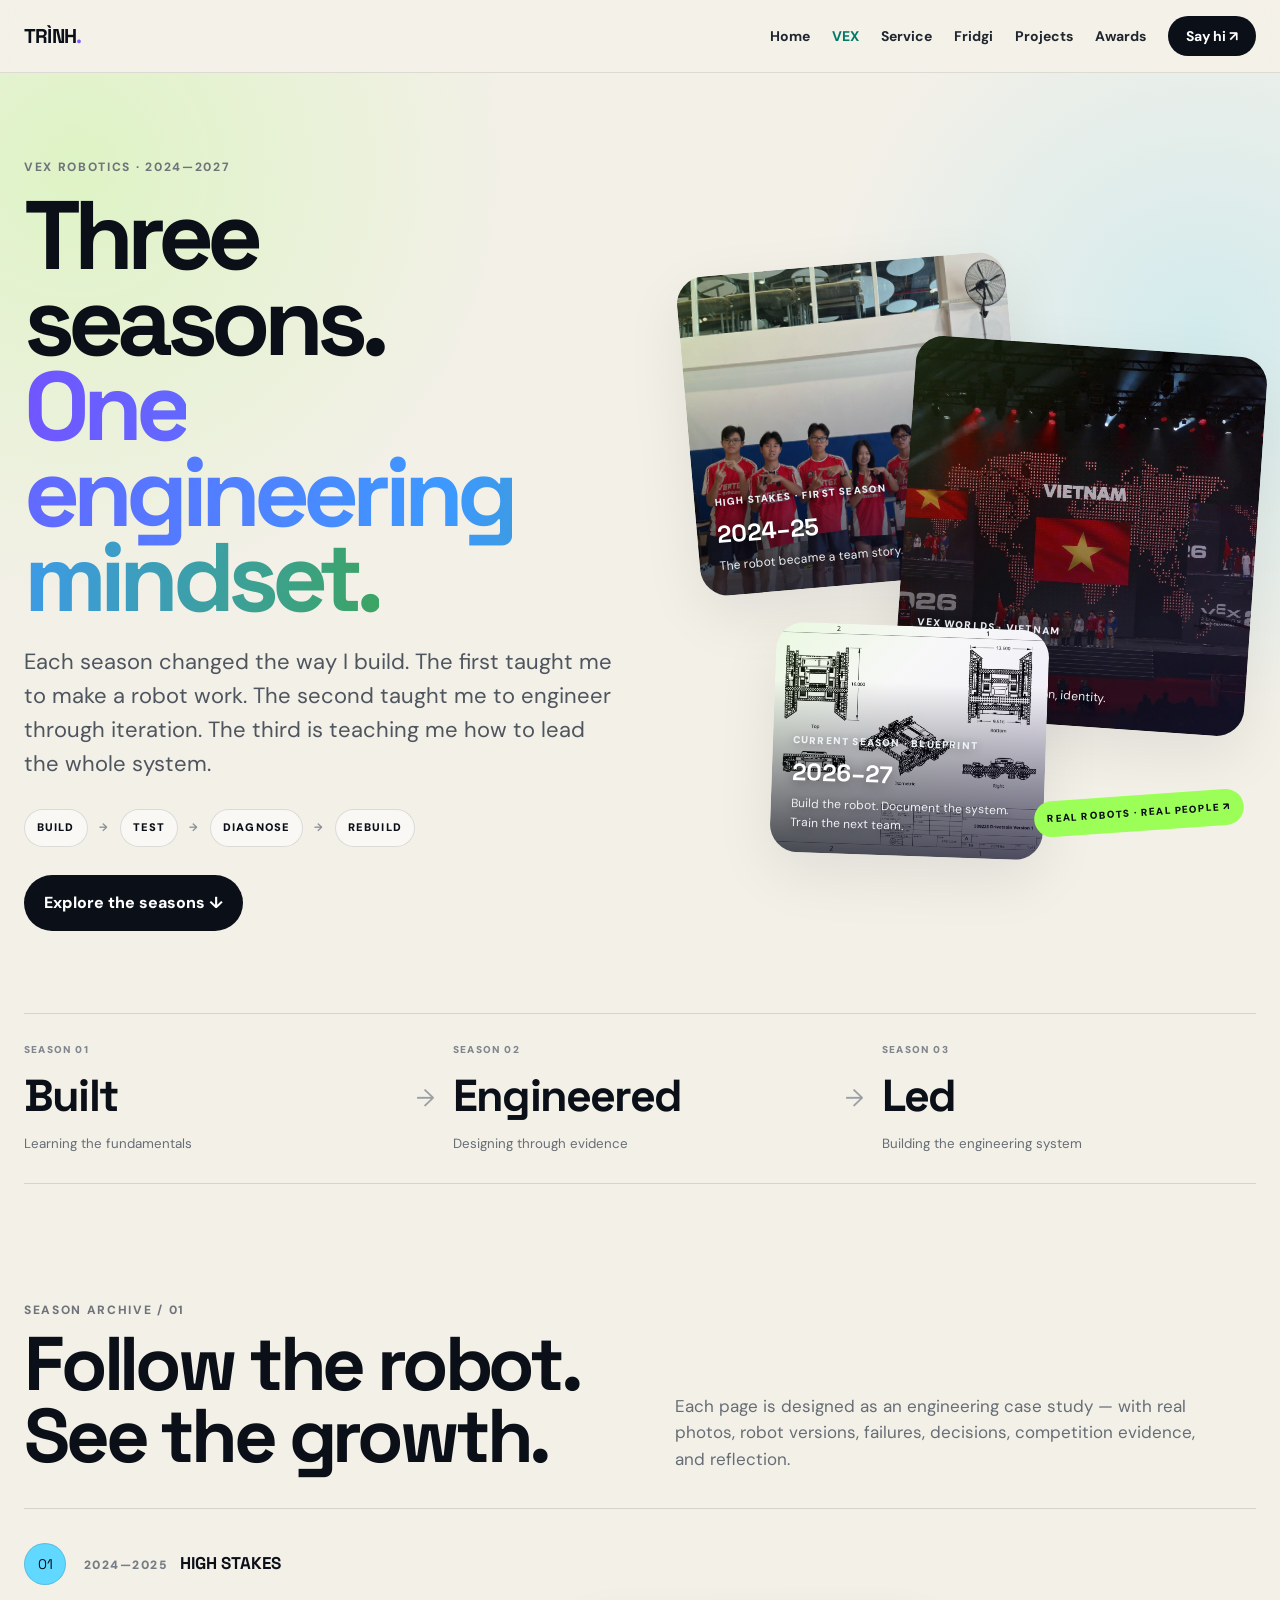
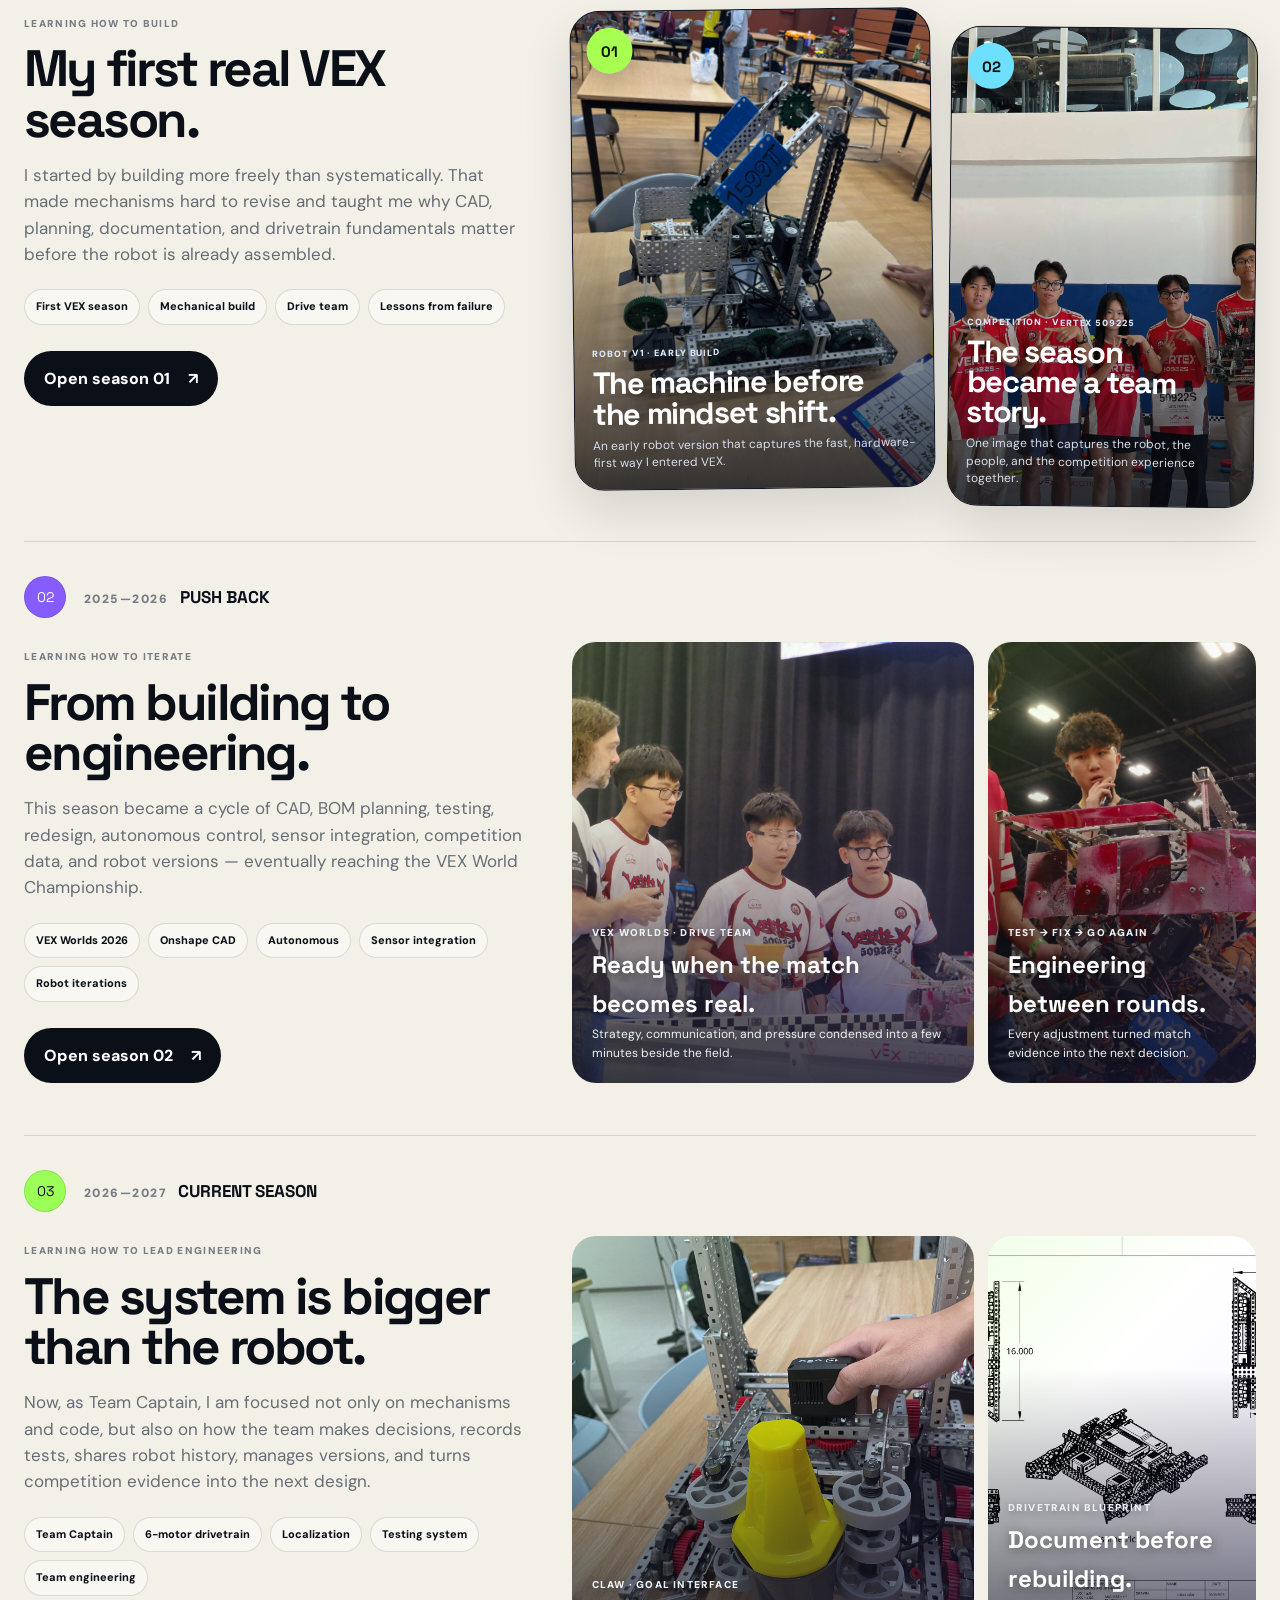
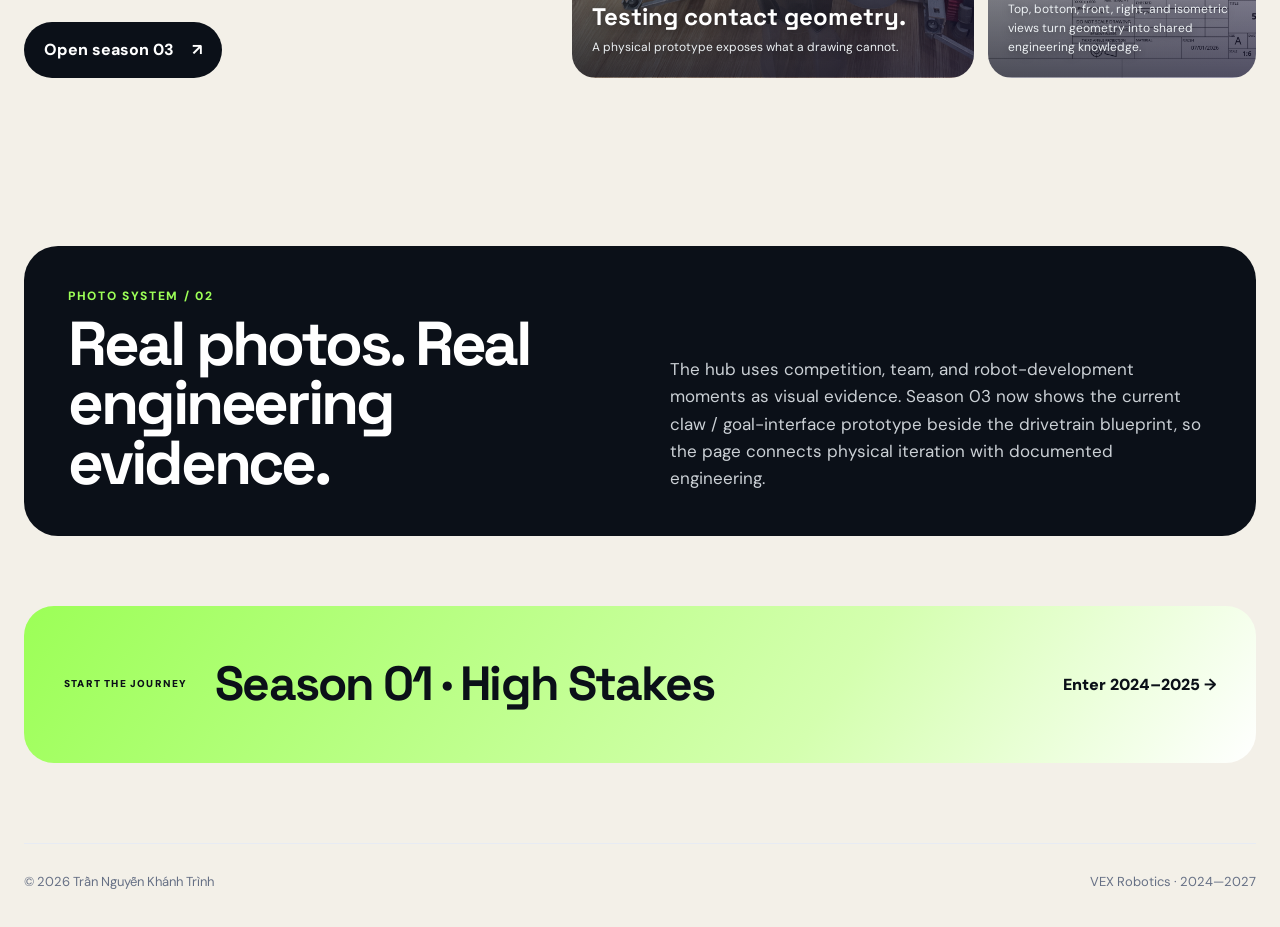
<file: vex.html>
<!doctype html>
<html lang="en">
<head>
  <meta charset="utf-8">
  <meta name="viewport" content="width=device-width,initial-scale=1">
  <meta name="description" content="Three seasons of VEX Robotics — Trần Nguyễn Khánh Trình's engineering journey from first build to team leadership.">
  <title>VEX Robotics | Trình</title>
  <link rel="preconnect" href="https://fonts.googleapis.com">
  <link rel="preconnect" href="https://fonts.gstatic.com" crossorigin>
  <link href="https://fonts.googleapis.com/css2?family=DM+Sans:wght@400;500;600;700&family=Space+Grotesk:wght@500;600;700&display=swap" rel="stylesheet">
  <link rel="stylesheet" href="styles.css">
  <link rel="stylesheet" href="vex.css">
  <style>
    /* Season 01 real-photo showcase */
    .season-one .season-media-grid {
      display:grid;
      grid-template-columns:1.08fr .92fr;
      gap:16px;
      align-items:stretch;
    }
    .season-one .season-showcase {
      position:relative;
      display:block;
      min-height:430px;
      border-radius:30px;
      overflow:hidden;
      background:#111827;
      border:1px solid rgba(8,11,18,.10);
      box-shadow:0 22px 50px rgba(8,11,18,.12);
      isolation:isolate;
      transition:transform .35s cubic-bezier(.2,.8,.2,1),box-shadow .35s ease;
    }
    .season-one .season-showcase:first-child { transform:rotate(-.7deg); }
    .season-one .season-showcase:last-child { transform:translateY(18px) rotate(.6deg); }
    .season-one .season-showcase:hover {
      transform:translateY(-7px) rotate(0deg);
      box-shadow:0 32px 68px rgba(8,11,18,.18);
    }
    .season-one .season-showcase img {
      width:100%;
      height:100%;
      min-height:430px;
      display:block;
      object-fit:cover;
      transition:transform .65s cubic-bezier(.2,.75,.2,1),filter .35s ease;
    }
    .season-one .season-showcase:first-child img { object-position:center 48%; }
    .season-one .season-showcase:last-child img { object-position:center center; }
    .season-one .season-showcase:hover img { transform:scale(1.045);filter:saturate(1.07) contrast(1.02); }
    .season-one .season-showcase:after {
      content:"";
      position:absolute;inset:0;
      background:linear-gradient(180deg,rgba(8,11,18,.02) 38%,rgba(8,11,18,.78) 100%);
      pointer-events:none;z-index:1;
    }
    .season-one .showcase-step {
      position:absolute;top:16px;left:16px;z-index:3;
      display:grid;place-items:center;
      width:46px;height:46px;border-radius:50%;
      background:#a7ff52;color:#081009;
      font:700 15px/1 "Space Grotesk",sans-serif;
      box-shadow:0 10px 24px rgba(0,0,0,.18);
    }
    .season-one .season-showcase:last-child .showcase-step { background:#6edfff; }
    .season-one .showcase-copy {
      position:absolute;z-index:3;left:18px;right:18px;bottom:18px;color:#fff;
    }
    .season-one .showcase-copy span {
      display:inline-block;margin-bottom:8px;
      font-size:9px;font-weight:900;letter-spacing:.1em;text-transform:uppercase;
      color:#dce6f8;
    }
    .season-one .showcase-copy strong {
      display:block;font:700 clamp(24px,2.4vw,36px)/.98 "Space Grotesk",sans-serif;
      letter-spacing:-.045em;color:#fff;
    }
    .season-one .showcase-copy small {
      display:block;margin-top:8px;color:#d6deeb;font-size:12px;line-height:1.45;
    }
    @media(max-width:980px) {
      .season-one .season-media-grid { grid-template-columns:1fr 1fr; }
      .season-one .season-showcase,.season-one .season-showcase img { min-height:360px; }
    }
    @media(max-width:680px) {
      .season-one .season-media-grid { grid-template-columns:1fr; }
      .season-one .season-showcase:last-child { transform:none; }
      .season-one .season-showcase:first-child { transform:none; }
      .season-one .season-showcase,.season-one .season-showcase img { min-height:330px; }
    }
  </style>
</head>
<body class="vex-shell vex-hub">
  <div class="scroll-progress" aria-hidden="true"></div>

  <nav class="nav vex-nav">
    <div class="container nav-inner">
      <a class="brand" href="index.html">TRÌNH<span>.</span></a>
      <button class="mobile-toggle" aria-label="Open navigation">☰</button>
      <div class="nav-links">
        <a href="index.html">Home</a>
        <a class="active" href="vex.html">VEX</a>
        <a href="service.html">Service</a>
        <a href="index.html#projects">Projects</a>
        <a href="index.html#awards">Awards</a>
        <a class="nav-btn" href="index.html#contact">Say hi ↗</a>
      </div>
    </div>
  </nav>

  <main>
    <section class="vex-hero">
      <div class="container vex-hero-grid">
        <div class="vex-hero-copy reveal-up">
          <span class="vex-kicker">VEX ROBOTICS · 2024—2027</span>
          <h1>Three seasons.<br><span>One engineering mindset.</span></h1>
          <p>Each season changed the way I build. The first taught me to make a robot work. The second taught me to engineer through iteration. The third is teaching me how to lead the whole system.</p>
          <div class="vex-loop" aria-label="Engineering loop">
            <span>BUILD</span><b>→</b><span>TEST</span><b>→</b><span>DIAGNOSE</span><b>→</b><span>REBUILD</span>
          </div>
          <a class="vex-primary-btn" href="#seasons">Explore the seasons ↓</a>
        </div>

        <div class="vex-hero-collage reveal-scale" aria-label="Three-season VEX photo collage">
          <div class="photo-slot hero-photo hero-photo-a" data-photo-slot="2024-2025" style="border:0;background-image:linear-gradient(180deg,rgba(6,10,16,.04) 32%,rgba(6,10,16,.78) 100%),url('assets/vex/2024-2025/team-red.jpg');background-size:cover;background-position:center;">
            <span style="color:#eaf0f5;text-shadow:0 2px 8px rgba(0,0,0,.35)">HIGH STAKES · FIRST SEASON</span><strong style="color:#fff;text-shadow:0 2px 12px rgba(0,0,0,.45)">2024–25</strong><small style="color:#edf1f4;text-shadow:0 2px 8px rgba(0,0,0,.4)">The robot became a team story.</small>
          </div>
          <div class="photo-slot hero-photo hero-photo-b" data-photo-slot="2025-2026" style="border:0;background-image:linear-gradient(180deg,rgba(6,10,16,.02) 28%,rgba(6,10,16,.76) 100%),url('assets/pushback/worlds_parade_vietnam_stage_wide.jpg');background-size:cover;background-position:center;">
            <span style="color:#eaf0f5;text-shadow:0 2px 8px rgba(0,0,0,.35)">VEX WORLDS · VIETNAM</span><strong style="color:#fff;text-shadow:0 2px 12px rgba(0,0,0,.45)">2025–26</strong><small style="color:#edf1f4;text-shadow:0 2px 8px rgba(0,0,0,.4)">Engineering, competition, identity.</small>
          </div>
          <div class="photo-slot hero-photo hero-photo-c" data-photo-slot="2026-2027" style="border:0;background-color:#fff;background-image:linear-gradient(180deg,rgba(6,10,16,.03) 25%,rgba(6,10,16,.74) 100%),url('assets/vex/2026-2027/drivetrain-blueprint.png');background-size:cover;background-position:center;">
            <span style="color:#eef3f6;text-shadow:0 2px 8px rgba(0,0,0,.35)">CURRENT SEASON · BLUEPRINT</span><strong style="color:#fff;text-shadow:0 2px 12px rgba(0,0,0,.45)">2026–27</strong><small style="color:#edf1f4;text-shadow:0 2px 8px rgba(0,0,0,.4)">Build the robot. Document the system. Train the next team.</small>
          </div>
          <div class="collage-label">REAL ROBOTS · REAL PEOPLE ↗</div>
        </div>
      </div>
    </section>

    <section class="vex-progression">
      <div class="container progression-grid reveal-up">
        <div><span>SEASON 01</span><strong>Built</strong><small>Learning the fundamentals</small></div>
        <i>→</i>
        <div><span>SEASON 02</span><strong>Engineered</strong><small>Designing through evidence</small></div>
        <i>→</i>
        <div><span>SEASON 03</span><strong>Led</strong><small>Building the engineering system</small></div>
      </div>
    </section>

    <section class="season-archive" id="seasons">
      <div class="container">
        <div class="vex-section-head reveal-up">
          <span class="vex-kicker">SEASON ARCHIVE / 01</span>
          <h2>Follow the robot.<br>See the growth.</h2>
          <p>Each page is designed as an engineering case study — with real photos, robot versions, failures, decisions, competition evidence, and reflection.</p>
        </div>

        <article class="season-card season-one reveal-up">
          <div class="season-meta">
            <span class="season-index">01</span>
            <div><span class="season-years">2024—2025</span><strong>HIGH STAKES</strong></div>
          </div>
          <div class="season-main">
            <div class="season-copy">
              <span class="season-stage">LEARNING HOW TO BUILD</span>
              <h3>My first real VEX season.</h3>
              <p>I started by building more freely than systematically. That made mechanisms hard to revise and taught me why CAD, planning, documentation, and drivetrain fundamentals matter before the robot is already assembled.</p>
              <div class="season-tags"><span>First VEX season</span><span>Mechanical build</span><span>Drive team</span><span>Lessons from failure</span></div>
              <a class="season-link" href="vex-2024-2025.html">Open season 01 <b>↗</b></a>
            </div>
            <div class="season-media-grid" aria-label="Representative photos from the 2024–2025 High Stakes season">
              <a class="season-showcase" href="vex-2024-2025.html#moments">
                <img src="assets/vex/2024-2025/robot-v1.jpg" alt="Early High Stakes robot build on a workbench">
                <span class="showcase-step">01</span>
                <div class="showcase-copy"><span>ROBOT V1 · EARLY BUILD</span><strong>The machine before the mindset shift.</strong><small>An early robot version that captures the fast, hardware-first way I entered VEX.</small></div>
              </a>
              <a class="season-showcase" href="vex-2024-2025.html#competition">
                <img src="assets/vex/2024-2025/team-red.jpg" alt="VERTEX 509225 team posing with the 2024–2025 robot">
                <span class="showcase-step">02</span>
                <div class="showcase-copy"><span>COMPETITION · VERTEX 509225</span><strong>The season became a team story.</strong><small>One image that captures the robot, the people, and the competition experience together.</small></div>
              </a>
            </div>
          </div>
        </article>

        <article class="season-card season-two reveal-up">
          <div class="season-meta">
            <span class="season-index">02</span>
            <div><span class="season-years">2025—2026</span><strong>PUSH BACK</strong></div>
          </div>
          <div class="season-main">
            <div class="season-copy">
              <span class="season-stage">LEARNING HOW TO ITERATE</span>
              <h3>From building to engineering.</h3>
              <p>This season became a cycle of CAD, BOM planning, testing, redesign, autonomous control, sensor integration, competition data, and robot versions — eventually reaching the VEX World Championship.</p>
              <div class="season-tags"><span>VEX Worlds 2026</span><span>Onshape CAD</span><span>Autonomous</span><span>Sensor integration</span><span>Robot iterations</span></div>
              <a class="season-link" href="vex-2025-2026.html">Open season 02 <b>↗</b></a>
            </div>
            <div class="season-media-grid" aria-label="Representative photos from the 2025–2026 Push Back season">
              <div class="photo-slot landscape" style="border:0;background-image:linear-gradient(180deg,rgba(6,10,16,.02) 30%,rgba(6,10,16,.80) 100%),url('assets/pushback/worlds_match_drive_team_ready.jpg');background-size:cover;background-position:center;">
                <span style="color:#eaf0f5;text-shadow:0 2px 8px rgba(0,0,0,.35)">VEX WORLDS · DRIVE TEAM</span><strong style="color:#fff;text-shadow:0 2px 12px rgba(0,0,0,.45)">Ready when the match becomes real.</strong><small style="color:#edf1f4;text-shadow:0 2px 8px rgba(0,0,0,.4)">Strategy, communication, and pressure condensed into a few minutes beside the field.</small>
              </div>
              <div class="photo-slot landscape" style="border:0;background-image:linear-gradient(180deg,rgba(6,10,16,.02) 26%,rgba(6,10,16,.82) 100%),url('assets/pushback/worlds_match_robot_huddle.jpg');background-size:cover;background-position:center;">
                <span style="color:#eaf0f5;text-shadow:0 2px 8px rgba(0,0,0,.35)">TEST → FIX → GO AGAIN</span><strong style="color:#fff;text-shadow:0 2px 12px rgba(0,0,0,.45)">Engineering between rounds.</strong><small style="color:#edf1f4;text-shadow:0 2px 8px rgba(0,0,0,.4)">Every adjustment turned match evidence into the next decision.</small>
              </div>
            </div>
          </div>
        </article>

        <article class="season-card season-three reveal-up">
          <div class="season-meta">
            <span class="season-index">03</span>
            <div><span class="season-years">2026—2027</span><strong>CURRENT SEASON</strong></div>
          </div>
          <div class="season-main">
            <div class="season-copy">
              <span class="season-stage">LEARNING HOW TO LEAD ENGINEERING</span>
              <h3>The system is bigger than the robot.</h3>
              <p>Now, as Team Captain, I am focused not only on mechanisms and code, but also on how the team makes decisions, records tests, shares robot history, manages versions, and turns competition evidence into the next design.</p>
              <div class="season-tags"><span>Team Captain</span><span>6-motor drivetrain</span><span>Localization</span><span>Testing system</span><span>Team engineering</span></div>
              <a class="season-link" href="vex-2026-2027.html">Open season 03 <b>↗</b></a>
            </div>
            <div class="season-media-grid" aria-label="Current Season 03 engineering evidence">
              <div class="photo-slot landscape" style="border:0;background-image:linear-gradient(180deg,rgba(6,10,16,.02) 25%,rgba(6,10,16,.80) 100%),url('assets/vex/2026-2027/goal-interface.JPG');background-size:cover;background-position:center;">
                <span style="color:#eaf0f5;text-shadow:0 2px 8px rgba(0,0,0,.35)">CLAW · GOAL INTERFACE</span><strong style="color:#fff;text-shadow:0 2px 12px rgba(0,0,0,.45)">Testing contact geometry.</strong><small style="color:#edf1f4;text-shadow:0 2px 8px rgba(0,0,0,.4)">A physical prototype exposes what a drawing cannot.</small>
              </div>
              <div class="photo-slot landscape" style="border:0;background-color:#fff;background-image:linear-gradient(180deg,rgba(6,10,16,.00) 30%,rgba(6,10,16,.73) 100%),url('assets/vex/2026-2027/drivetrain-blueprint.png');background-size:cover;background-position:center;">
                <span style="color:#eaf0f5;text-shadow:0 2px 8px rgba(0,0,0,.35)">DRIVETRAIN BLUEPRINT</span><strong style="color:#fff;text-shadow:0 2px 12px rgba(0,0,0,.45)">Document before rebuilding.</strong><small style="color:#edf1f4;text-shadow:0 2px 8px rgba(0,0,0,.4)">Top, bottom, front, right, and isometric views turn geometry into shared engineering knowledge.</small>
              </div>
            </div>
          </div>
        </article>
      </div>
    </section>

    <section class="vex-photo-note">
      <div class="container photo-note-card reveal-up">
        <div>
          <span class="vex-kicker">PHOTO SYSTEM / 02</span>
          <h2>Real photos. Real engineering evidence.</h2>
        </div>
        <p>The hub uses competition, team, and robot-development moments as visual evidence. Season 03 now shows the current claw / goal-interface prototype beside the drivetrain blueprint, so the page connects physical iteration with documented engineering.</p>
      </div>
    </section>

    <section class="vex-next">
      <div class="container vex-next-card reveal-up">
        <span>START THE JOURNEY</span>
        <h2>Season 01 · High Stakes</h2>
        <a href="vex-2024-2025.html">Enter 2024–2025 <b>→</b></a>
      </div>
    </section>
  </main>

  <footer class="footer vex-footer">
    <div class="container footer-box"><span>© 2026 Trần Nguyễn Khánh Trình</span><span>VEX Robotics · 2024—2027</span></div>
  </footer>

  <script src="script.js"></script>
</body>
</html>
</file>
<file: styles.css>
:root {
  --bg: #f7f9fc;
  --surface: #ffffff;
  --text: #14213d;
  --muted: #667085;
  --line: #e7ebf3;
  --blue: #3b82f6;
  --purple: #7c3aed;
  --cyan: #06b6d4;
  --green: #10b981;
  --orange: #f59e0b;
  --radius: 24px;
  --shadow: 0 20px 60px rgba(20,33,61,.10);
}
*{box-sizing:border-box}
html{scroll-behavior:smooth}
body{margin:0;font-family:Inter,ui-sans-serif,system-ui,-apple-system,BlinkMacSystemFont,"Segoe UI",sans-serif;background:var(--bg);color:var(--text);line-height:1.6}
a{color:inherit;text-decoration:none}
img{max-width:100%;display:block}
.container{width:min(1160px,calc(100% - 40px));margin:auto}
.nav{position:sticky;top:0;z-index:20;background:rgba(247,249,252,.82);backdrop-filter:blur(16px);border-bottom:1px solid rgba(231,235,243,.75)}
.nav-inner{display:flex;align-items:center;justify-content:space-between;min-height:72px;gap:24px}
.brand{font-weight:900;letter-spacing:-.03em;font-size:20px}.brand span{color:var(--blue)}
.nav-links{display:flex;gap:24px;align-items:center;font-size:14px;font-weight:700;color:#475467}
.nav-links a:hover,.nav-links a.active{color:var(--blue)}
.nav-btn{padding:10px 16px;border-radius:999px;background:#14213d;color:white !important}
.mobile-toggle{display:none;border:0;background:var(--surface);border-radius:12px;padding:10px;font-size:18px}
.hero{padding:72px 0 40px}
.hero-grid{display:grid;grid-template-columns:1.25fr .75fr;gap:34px;align-items:stretch}
.hero-copy{background:linear-gradient(135deg,#15213d 0%,#25345c 48%,#3b82f6 130%);color:#fff;border-radius:34px;padding:52px;min-height:520px;display:flex;flex-direction:column;justify-content:flex-end;position:relative;overflow:hidden;box-shadow:var(--shadow)}
.hero-copy:before{content:"";position:absolute;width:320px;height:320px;border:1px solid rgba(255,255,255,.16);border-radius:50%;top:-120px;right:-70px;box-shadow:0 0 0 60px rgba(255,255,255,.03),0 0 0 120px rgba(255,255,255,.02)}
.eyebrow{display:inline-flex;align-items:center;gap:8px;font-size:13px;font-weight:800;text-transform:uppercase;letter-spacing:.12em;color:#98a2b3}.hero-copy .eyebrow{color:#bfdbfe}
h1{font-size:clamp(46px,7vw,82px);line-height:.95;letter-spacing:-.055em;margin:18px 0 22px;max-width:850px}
.hero-copy p{font-size:19px;color:#dbeafe;max-width:720px;margin:0 0 28px}
.button-row{display:flex;gap:12px;flex-wrap:wrap}.button{padding:13px 18px;border-radius:14px;background:white;color:#172554;font-weight:800;font-size:14px}.button.secondary{background:rgba(255,255,255,.11);color:#fff;border:1px solid rgba(255,255,255,.18)}
.hero-side{display:grid;grid-template-rows:1fr 1fr;gap:18px}
.profile-card,.stat-card,.card{background:var(--surface);border:1px solid var(--line);border-radius:var(--radius);box-shadow:0 12px 32px rgba(20,33,61,.05)}
.profile-card{padding:28px;display:flex;flex-direction:column;justify-content:space-between;background:linear-gradient(180deg,#ffffff 0%,#eef6ff 100%)}
.avatar{height:190px;border-radius:22px;background:linear-gradient(135deg,#dbeafe,#ede9fe 55%,#cffafe);display:grid;place-items:center;text-align:center;padding:20px;font-weight:800;color:#475467;border:1px dashed #a5b4fc}
.small{font-size:13px;color:var(--muted)}
.stat-card{padding:26px;display:grid;grid-template-columns:1fr 1fr;gap:12px;background:linear-gradient(135deg,#f5f3ff,#fff)}
.mini-stat{padding:16px;border-radius:18px;background:white;border:1px solid var(--line)}.mini-stat b{font-size:28px;display:block;letter-spacing:-.04em}.mini-stat span{font-size:12px;color:var(--muted);font-weight:700}
.section{padding:54px 0}.section-head{display:flex;justify-content:space-between;align-items:end;gap:20px;margin-bottom:28px}.section-head h2{font-size:clamp(32px,4vw,48px);line-height:1;letter-spacing:-.045em;margin:8px 0}.section-head p{max-width:520px;color:var(--muted);margin:0}
.bento{display:grid;grid-template-columns:repeat(12,1fr);gap:18px}.card{padding:28px}.card h3{font-size:24px;line-height:1.08;letter-spacing:-.035em;margin:10px 0 12px}.card p{color:var(--muted);margin:0}.span-7{grid-column:span 7}.span-5{grid-column:span 5}.span-4{grid-column:span 4}.span-8{grid-column:span 8}.span-12{grid-column:span 12}
.accent-blue{background:linear-gradient(135deg,#eff6ff,#ffffff)}.accent-purple{background:linear-gradient(135deg,#f5f3ff,#fff)}.accent-green{background:linear-gradient(135deg,#ecfdf5,#fff)}.accent-orange{background:linear-gradient(135deg,#fff7ed,#fff)}
.tag{display:inline-flex;padding:7px 10px;border-radius:999px;background:#eff6ff;color:#1d4ed8;font-size:12px;font-weight:800}.tag.purple{background:#f3e8ff;color:#7e22ce}.tag.green{background:#ecfdf5;color:#047857}.tag.orange{background:#fff7ed;color:#b45309}
.metrics{display:grid;grid-template-columns:repeat(4,1fr);gap:16px}.metric{padding:24px;background:white;border:1px solid var(--line);border-radius:20px}.metric strong{font-size:34px;display:block;letter-spacing:-.04em}.metric span{font-size:13px;color:var(--muted);font-weight:700}
.timeline{position:relative;margin-top:10px}.timeline:before{content:"";position:absolute;left:11px;top:6px;bottom:6px;width:2px;background:#dbe5f2}.timeline-item{position:relative;padding-left:42px;margin:26px 0}.timeline-item:before{content:"";position:absolute;left:4px;top:5px;width:16px;height:16px;border-radius:50%;background:white;border:4px solid var(--blue)}.timeline-item .date{font-size:12px;color:var(--blue);font-weight:900;text-transform:uppercase;letter-spacing:.08em}.timeline-item h3{margin:5px 0 4px;font-size:20px}.timeline-item p{margin:0;color:var(--muted)}
.photo-grid{display:grid;grid-template-columns:2fr 1fr 1fr;gap:16px}.photo-placeholder{min-height:220px;border-radius:22px;background:linear-gradient(135deg,#e0e7ff,#f0f9ff);border:1px dashed #93c5fd;display:flex;align-items:flex-end;padding:20px;font-weight:800;color:#475467}.photo-placeholder.tall{min-height:456px}.photo-placeholder.purple{background:linear-gradient(135deg,#f3e8ff,#eef2ff)}.photo-placeholder.green{background:linear-gradient(135deg,#d1fae5,#ecfeff)}
.page-hero{padding:64px 0 22px}.page-hero-box{border-radius:32px;padding:48px;background:linear-gradient(135deg,#15213d,#3154a8);color:white;overflow:hidden;position:relative}.page-hero h1{font-size:clamp(48px,7vw,86px);margin:10px 0 14px}.page-hero p{max-width:730px;color:#dbeafe;font-size:18px}
.quote{font-size:28px;line-height:1.35;letter-spacing:-.025em;color:#344054}.quote strong{color:var(--blue)}
.list{padding-left:18px;color:var(--muted)}.list li{margin:8px 0}
.footer{padding:54px 0 34px}.footer-box{border-top:1px solid var(--line);padding-top:28px;display:flex;justify-content:space-between;gap:20px;flex-wrap:wrap;color:var(--muted);font-size:13px}
@media(max-width:900px){.hero-grid{grid-template-columns:1fr}.hero-copy{min-height:460px;padding:34px}.hero-side{grid-template-columns:1fr 1fr;grid-template-rows:none}.span-7,.span-5,.span-4,.span-8{grid-column:span 12}.metrics{grid-template-columns:1fr 1fr}.photo-grid{grid-template-columns:1fr 1fr}.photo-placeholder.tall{grid-column:span 2;min-height:300px}}
@media(max-width:680px){.container{width:min(100% - 24px,1160px)}.nav-links{display:none;position:absolute;top:72px;left:12px;right:12px;background:white;border:1px solid var(--line);padding:16px;border-radius:18px;box-shadow:var(--shadow);flex-direction:column;align-items:stretch}.nav-links.open{display:flex}.mobile-toggle{display:block}.hero{padding-top:34px}.hero-copy{padding:28px;min-height:430px}.hero-side{grid-template-columns:1fr}.metrics{grid-template-columns:1fr}.photo-grid{grid-template-columns:1fr}.photo-placeholder.tall{grid-column:auto;min-height:240px}.section{padding:38px 0}.section-head{align-items:start;flex-direction:column}.page-hero-box{padding:30px}}

/* =========================================================
   HOME V2 — storytelling portfolio
   ========================================================= */
.home-page{--ink:#0a0f18;--paper:#f4f1e9;--electric:#9cff57;--violet:#875cff;--sky:#61d8ff;--hot:#ff6e5b;background:var(--paper);color:var(--ink);font-family:"DM Sans",Inter,system-ui,sans-serif;overflow-x:hidden}
.home-page h1,.home-page h2,.home-page h3,.home-page .brand{font-family:"Space Grotesk",Inter,system-ui,sans-serif}
.home-page .container{width:min(1240px,calc(100% - 48px))}
.home-nav{position:fixed;inset:0 0 auto 0;background:rgba(244,241,233,.78);border-bottom:1px solid rgba(10,15,24,.1);backdrop-filter:blur(18px);z-index:100}
.home-nav .nav-links{color:#20262f}.home-nav .nav-links a:hover,.home-nav .nav-links a.active{color:#111}.home-nav .nav-btn{background:#0a0f18;color:white!important}
.home-page .brand span{color:var(--violet)}
.scroll-progress{position:fixed;top:0;left:0;height:3px;width:0;background:linear-gradient(90deg,var(--electric),var(--sky),var(--violet));z-index:1000}
.cursor-orb{position:fixed;width:26px;height:26px;border-radius:50%;background:rgba(135,92,255,.17);border:1px solid rgba(135,92,255,.45);pointer-events:none;z-index:999;transform:translate(-50%,-50%);transition:width .2s,height .2s,background .2s;mix-blend-mode:multiply}

.home-hero{min-height:100svh;padding:128px 0 48px;display:flex;align-items:center;position:relative;overflow:hidden;background:radial-gradient(circle at 10% 16%,rgba(156,255,87,.22),transparent 28%),radial-gradient(circle at 90% 24%,rgba(97,216,255,.2),transparent 28%),var(--paper)}
.hero-grid-v2{display:grid;grid-template-columns:1.06fr .94fr;align-items:center;gap:70px}
.status-pill{display:inline-flex;align-items:center;gap:10px;border:1px solid rgba(10,15,24,.15);border-radius:999px;padding:9px 14px;font-size:12px;font-weight:800;letter-spacing:.08em;text-transform:uppercase;background:rgba(255,255,255,.52)}
.pulse-dot{width:8px;height:8px;border-radius:50%;background:#24c85a;box-shadow:0 0 0 0 rgba(36,200,90,.4);animation:pulse 2s infinite}
.hero-title-v2{font-size:clamp(56px,7.4vw,112px);line-height:.89;letter-spacing:-.07em;margin:24px 0 28px;max-width:900px;color:#0a0f18}
.gradient-text{background:linear-gradient(100deg,#7351ff,#4f91ff 55%,#31b778);-webkit-background-clip:text;background-clip:text;color:transparent}
.hero-lede{font-size:clamp(18px,2vw,23px);line-height:1.5;max-width:700px;margin:0;color:#454b55}.hero-lede strong{color:#0a0f18}
.hero-actions{display:flex;gap:12px;flex-wrap:wrap;margin-top:32px}.button-v2{display:inline-flex;align-items:center;justify-content:center;gap:20px;min-height:54px;padding:0 20px;border-radius:999px;font-weight:800;transition:transform .25s,box-shadow .25s,background .25s}.button-v2:hover{transform:translateY(-3px)}.button-v2.primary{background:#0a0f18;color:#fff;box-shadow:0 14px 30px rgba(10,15,24,.16)}.button-v2.primary span{color:var(--electric)}.button-v2.ghost{border:1px solid rgba(10,15,24,.18);background:rgba(255,255,255,.5)}
.micro-proof{display:flex;align-items:center;flex-wrap:wrap;gap:10px;margin-top:26px;font-size:12px;font-weight:800;color:#686e76;text-transform:uppercase;letter-spacing:.05em}.micro-proof i{width:4px;height:4px;border-radius:50%;background:#9ba1a8}
.portrait-stage{position:relative;min-height:650px;display:grid;place-items:center}.portrait-frame{width:min(100%,500px);height:630px;border-radius:220px 220px 36px 36px;overflow:hidden;position:relative;background:#dce2d0;box-shadow:0 35px 85px rgba(23,28,23,.18);transform:rotate(1.5deg)}.portrait-frame img{width:100%;height:100%;object-fit:cover;object-position:50% 47%;transform:scale(1.04)}.portrait-wash{position:absolute;inset:0;background:linear-gradient(180deg,transparent 60%,rgba(10,15,24,.08))}
.floating-chip{position:absolute;z-index:3;padding:11px 15px;border-radius:999px;font-size:11px;font-weight:900;letter-spacing:.07em;box-shadow:0 15px 30px rgba(10,15,24,.12);animation:floaty 4.2s ease-in-out infinite}.chip-a{left:-10px;top:22%;background:var(--electric);transform:rotate(-7deg)}.chip-b{right:-18px;top:46%;background:#0a0f18;color:#fff;animation-delay:.7s;transform:rotate(5deg)}.chip-c{left:2%;bottom:13%;background:var(--violet);color:#fff;animation-delay:1.2s;transform:rotate(4deg)}
.orbit-ring{position:absolute;border:1px solid rgba(10,15,24,.12);border-radius:50%;pointer-events:none}.ring-one{width:590px;height:590px}.ring-two{width:690px;height:690px;border-style:dashed;animation:spin 28s linear infinite}
.scroll-cue{position:absolute;bottom:18px;left:50%;transform:translateX(-50%);font-size:10px;font-weight:900;letter-spacing:.16em;display:flex;gap:10px;align-items:center;color:#70767e}.scroll-cue span{animation:bob 1.5s infinite}

.story-section{padding:140px 0;background:#0a0f18;color:#fff}.story-grid{display:grid;grid-template-columns:.9fr 1.1fr;gap:100px;align-items:start}.story-sticky{position:sticky;top:120px}.section-kicker{display:inline-block;font-size:11px;font-weight:900;letter-spacing:.18em;color:#7a818b;text-transform:uppercase}.section-kicker.light{color:#aeb5c0}.story-sticky h2,.section-title-row h2,.awards-heading h2,.next-copy h2,.contact-card h2{font-size:clamp(42px,5vw,72px);line-height:.98;letter-spacing:-.055em;margin:18px 0}.story-sticky h2 em{font-style:normal;color:var(--electric)}
.story-beat{border-top:1px solid rgba(255,255,255,.14);padding:38px 0 44px;display:grid;grid-template-columns:60px 1fr;column-gap:22px}.beat-no{font-size:12px;font-weight:900;color:var(--electric)}.story-beat h3{font-size:clamp(28px,3vw,40px);letter-spacing:-.04em;margin:0 0 14px}.story-beat p{grid-column:2;font-size:18px;line-height:1.75;color:#b7bec9;margin:0;max-width:660px}.story-quote{margin:24px 0 0;padding:28px 0 0;border-top:1px solid rgba(255,255,255,.14);font-family:"Space Grotesk";font-size:clamp(25px,3vw,38px);line-height:1.25;color:#fff}

.work-section{padding:130px 0;background:#f4f1e9}.section-title-row{display:flex;align-items:end;justify-content:space-between;gap:30px;margin-bottom:38px}.section-title-row h2{margin-bottom:0}.section-title-row p{max-width:360px;color:#686e76;font-size:16px}.work-grid{display:grid;grid-template-columns:repeat(12,1fr);gap:18px}.work-card{grid-column:span 6;min-height:640px;border-radius:32px;padding:26px;position:relative;overflow:hidden;display:flex;flex-direction:column;border:1px solid rgba(10,15,24,.09);transform-style:preserve-3d;transition:transform .2s ease,box-shadow .25s ease;box-shadow:0 12px 30px rgba(10,15,24,.05)}.work-card:hover{box-shadow:0 28px 55px rgba(10,15,24,.13)}.work-vex{background:#c9ff70}.work-service{background:#9fdcff}.work-project{background:#ffbcaa}.work-leadership{background:#b9a3ff}.work-card-top{display:flex;justify-content:space-between;align-items:center;font-size:11px;font-weight:900;letter-spacing:.1em}.arrow-circle{width:42px;height:42px;border-radius:50%;display:grid;place-items:center;border:1px solid rgba(10,15,24,.22);font-size:18px}.work-copy{margin-top:auto;position:relative;z-index:2}.work-copy h3{font-size:clamp(34px,4vw,56px);line-height:.98;letter-spacing:-.055em;margin:0 0 14px}.work-copy p{font-size:16px;line-height:1.6;max-width:540px;color:#2f3740}.work-stat{display:flex;gap:12px;align-items:end;margin-top:26px;border-top:1px solid rgba(10,15,24,.18);padding-top:18px}.work-stat strong{font-family:"Space Grotesk";font-size:34px;letter-spacing:-.05em}.work-stat span{font-size:12px;font-weight:800;text-transform:uppercase;letter-spacing:.05em;margin-bottom:5px}
.work-visual{height:280px;margin:28px 0;position:relative;border-radius:24px;overflow:hidden}.robot-visual{background:#0a0f18}.grid-lines{position:absolute;inset:0;background-image:linear-gradient(rgba(255,255,255,.07) 1px,transparent 1px),linear-gradient(90deg,rgba(255,255,255,.07) 1px,transparent 1px);background-size:28px 28px}.robot-core{position:absolute;left:50%;top:50%;transform:translate(-50%,-50%) rotate(-8deg);width:150px;height:120px;border:3px solid var(--electric);display:grid;place-items:center;color:var(--electric);font:800 46px "Space Grotesk";box-shadow:20px 20px 0 rgba(156,255,87,.12)}.robot-node{position:absolute;width:18px;height:18px;border-radius:50%;background:var(--sky);box-shadow:0 0 0 12px rgba(97,216,255,.12)}.robot-node:after{content:"";position:absolute;width:110px;height:1px;background:rgba(97,216,255,.7);top:8px;left:8px;transform-origin:left}.n1{left:14%;top:24%}.n1:after{transform:rotate(28deg)}.n2{right:13%;top:20%;background:#ff7e6b}.n2:after{width:95px;left:-85px;transform:rotate(-25deg);background:rgba(255,126,107,.8)}.n3{right:12%;bottom:20%;background:#b79cff}.n3:after{width:90px;left:-84px;transform:rotate(20deg);background:rgba(183,156,255,.8)}
.service-visual{display:flex;flex-direction:column;justify-content:center;gap:8px;overflow:visible}.service-visual span{font-family:"Space Grotesk";font-size:clamp(46px,6vw,78px);font-weight:800;line-height:.8;letter-spacing:-.07em;color:#0a0f18}.service-visual span:nth-child(1){transform:translateX(-3%)}.service-visual span:nth-child(2){transform:translateX(13%);color:#fff;-webkit-text-stroke:1px #0a0f18}.service-visual span:nth-child(3){transform:translateX(4%)}
.project-diagram{height:280px;position:relative;margin:28px 0}.device-body{position:absolute;left:50%;top:48%;transform:translate(-50%,-50%);width:180px;height:210px;border:2px solid #0a0f18;border-radius:32px 32px 22px 22px;display:grid;place-items:center;font:800 24px "Space Grotesk";box-shadow:16px 16px 0 rgba(10,15,24,.1)}.device-slot{position:absolute;left:24px;right:24px;bottom:24px;height:34px;border:2px solid #0a0f18;border-radius:10px}.sensor{position:absolute;width:74px;height:74px;border:2px solid #0a0f18;border-radius:50%;display:grid;place-items:center;font:800 12px "Space Grotesk"}.sensor-one{left:12%;top:18%}.sensor-two{right:11%;top:22%}.signal-wave{position:absolute;right:16%;bottom:16%;font:800 30px monospace;transform:rotate(-25deg)}
.leadership-stack{height:280px;margin:28px 0;display:flex;flex-direction:column;justify-content:center}.leadership-stack span{display:block;border:2px solid #0a0f18;border-radius:999px;padding:12px 18px;font:800 clamp(17px,2.5vw,30px) "Space Grotesk";letter-spacing:-.03em;background:rgba(255,255,255,.24);margin:-2px 0;transform-origin:center}.leadership-stack span:nth-child(1){transform:rotate(-4deg)}.leadership-stack span:nth-child(2){transform:rotate(3deg)}.leadership-stack span:nth-child(3){transform:rotate(-2deg)}.leadership-stack span:nth-child(4){transform:rotate(4deg)}

.awards-section{padding:130px 0;background:#121721;color:#fff;overflow:hidden}.awards-heading{display:flex;align-items:end;justify-content:space-between;gap:40px;margin-top:12px}.awards-heading h2{margin-bottom:0}.awards-heading p{max-width:440px;color:#a9b1bc;font-size:17px;line-height:1.65}.marquee{margin:70px 0 60px;border-top:1px solid rgba(255,255,255,.14);border-bottom:1px solid rgba(255,255,255,.14);padding:20px 0;overflow:hidden;transform:rotate(-1.2deg);background:#1b2230}.marquee-track{width:max-content;display:flex;align-items:center;gap:28px;animation:marquee 34s linear infinite}.marquee-track span{font:700 24px "Space Grotesk";letter-spacing:-.03em}.marquee-track b{color:var(--electric);font-size:17px}.award-cards{display:grid;grid-template-columns:repeat(4,1fr);gap:12px}.award-number{border:1px solid rgba(255,255,255,.14);border-radius:22px;padding:24px;min-height:180px;display:flex;flex-direction:column;justify-content:space-between;background:rgba(255,255,255,.03)}.award-number strong{font:700 66px "Space Grotesk";letter-spacing:-.06em;color:var(--electric)}.award-number span{font-size:12px;text-transform:uppercase;letter-spacing:.09em;color:#b8c0ca;font-weight:800}

.next-section{padding:130px 0;background:#f4f1e9}.next-grid{display:grid;grid-template-columns:1fr 1fr;align-items:center;gap:80px}.next-copy p{font-size:19px;color:#646b75;line-height:1.7;max-width:650px}.next-orbit{aspect-ratio:1;position:relative;display:grid;place-items:center;border:1px solid rgba(10,15,24,.15);border-radius:50%;max-width:520px;margin:auto}.next-orbit:before,.next-orbit:after{content:"";position:absolute;border:1px solid rgba(10,15,24,.12);border-radius:50%}.next-orbit:before{inset:14%}.next-orbit:after{inset:28%}.orbit-label{position:absolute;padding:9px 13px;background:#0a0f18;color:#fff;border-radius:999px;font:800 11px "Space Grotesk";letter-spacing:.08em}.orbit-label.center{position:relative;background:var(--electric);color:#0a0f18;font-size:14px;z-index:3}.ol1{top:9%;left:42%}.ol2{right:2%;top:50%}.ol3{bottom:9%;left:38%}.ol4{left:2%;top:48%;background:var(--violet)}

.contact-section{padding:0 0 70px;background:#f4f1e9}.contact-card{background:#7657f6;color:#fff;border-radius:38px;padding:54px;position:relative;overflow:hidden}.contact-card:after{content:"";position:absolute;width:420px;height:420px;border:1px solid rgba(255,255,255,.18);border-radius:50%;right:-100px;top:-130px;box-shadow:0 0 0 80px rgba(255,255,255,.05),0 0 0 160px rgba(255,255,255,.03)}.contact-card h2{max-width:900px;position:relative;z-index:2}.contact-row{position:relative;z-index:2;display:flex;justify-content:space-between;gap:22px;flex-wrap:wrap;padding-top:24px;border-top:1px solid rgba(255,255,255,.24);font-weight:800}.contact-row a{text-decoration:underline;text-underline-offset:5px}.home-footer{background:#f4f1e9;padding-top:0}.home-footer .footer-box{border-color:rgba(10,15,24,.12)}

.reveal-up{opacity:0;transform:translateY(34px);transition:opacity .75s cubic-bezier(.2,.8,.2,1),transform .75s cubic-bezier(.2,.8,.2,1)}.reveal-scale{opacity:0;transform:scale(.94);transition:opacity .9s cubic-bezier(.2,.8,.2,1),transform .9s cubic-bezier(.2,.8,.2,1)}.is-visible{opacity:1!important;transform:none!important}
@keyframes pulse{0%{box-shadow:0 0 0 0 rgba(36,200,90,.42)}70%{box-shadow:0 0 0 9px rgba(36,200,90,0)}100%{box-shadow:0 0 0 0 rgba(36,200,90,0)}}
@keyframes floaty{0%,100%{translate:0 0}50%{translate:0 -12px}}
@keyframes spin{to{transform:rotate(360deg)}}
@keyframes bob{0%,100%{transform:translateY(0)}50%{transform:translateY(6px)}}
@keyframes marquee{to{transform:translateX(-50%)}}

@media(max-width:1000px){.hero-grid-v2{grid-template-columns:1fr;gap:30px}.portrait-stage{min-height:560px}.portrait-frame{height:540px;width:420px}.story-grid{grid-template-columns:1fr;gap:50px}.story-sticky{position:static}.work-card{grid-column:span 12;min-height:580px}.award-cards{grid-template-columns:1fr 1fr}.next-grid{grid-template-columns:1fr}.next-orbit{width:min(100%,460px)}.orbit-ring{display:none}}
@media(max-width:680px){.home-page .container{width:min(100% - 24px,1240px)}.home-nav .nav-links{top:72px}.cursor-orb{display:none}.home-hero{padding-top:110px;min-height:auto}.hero-title-v2{font-size:clamp(52px,16vw,82px)}.hero-lede{font-size:17px}.portrait-stage{min-height:470px;margin-top:10px}.portrait-frame{height:450px;width:min(100%,340px);border-radius:160px 160px 28px 28px}.floating-chip{font-size:9px;padding:9px 11px}.chip-a{left:0}.chip-b{right:0}.chip-c{left:0}.micro-proof i{display:none}.micro-proof{gap:8px 14px}.story-section,.work-section,.awards-section,.next-section{padding:88px 0}.story-beat{grid-template-columns:42px 1fr}.story-beat p{font-size:16px}.section-title-row,.awards-heading{align-items:start;flex-direction:column}.work-card{min-height:560px;padding:20px;border-radius:26px}.work-visual,.project-diagram,.leadership-stack{height:230px}.award-cards{grid-template-columns:1fr}.award-number{min-height:150px}.contact-card{padding:32px 24px;border-radius:28px}.contact-card h2{font-size:44px}.scroll-cue{display:none}}
@media(prefers-reduced-motion:reduce){*{scroll-behavior:auto!important;animation:none!important;transition:none!important}.reveal-up,.reveal-scale{opacity:1;transform:none}.cursor-orb{display:none}}


/* =========================================================
   HOME V2 — live model strip
   ========================================================= */
.blank-stage{min-height:620px;display:grid;place-items:center}
.blank-stage-shell{width:min(100%,560px);height:620px;border-radius:38px;border:1.5px dashed rgba(10,15,24,.14);background:linear-gradient(145deg,rgba(255,255,255,.64),rgba(255,255,255,.34));position:relative;overflow:hidden;box-shadow:0 18px 50px rgba(10,15,24,.07)}
.blank-stage-shell:before,.blank-stage-shell:after{content:"";position:absolute;border-radius:50%;filter:blur(4px)}
.blank-stage-shell:before{width:280px;height:280px;left:-70px;top:-50px;background:radial-gradient(circle,rgba(156,255,87,.24),transparent 68%)}
.blank-stage-shell:after{width:320px;height:320px;right:-90px;bottom:-90px;background:radial-gradient(circle,rgba(97,216,255,.22),transparent 68%)}
.blank-stage-label{position:absolute;left:26px;top:24px;padding:10px 14px;border-radius:999px;border:1px solid rgba(10,15,24,.12);background:rgba(255,255,255,.68);font:800 11px "Space Grotesk";letter-spacing:.1em}
.blank-stage-note{position:absolute;left:26px;right:26px;bottom:26px;padding:24px;border-radius:26px;background:rgba(255,255,255,.8);border:1px solid rgba(10,15,24,.08);backdrop-filter:blur(10px)}
.blank-stage-note p{margin:0 0 14px;color:#515965;font-size:17px;line-height:1.55}
.blank-stage-link{display:inline-flex;align-items:center;gap:8px;padding:12px 16px;border-radius:999px;background:#0a0f18;color:#fff;font-weight:800}

.digital-twin-section{padding:0 0 78px;background:#f4f1e9}
.digital-twin-card{border-radius:40px;padding:28px;background:#fff;border:1px solid rgba(10,15,24,.08);box-shadow:0 18px 48px rgba(10,15,24,.08)}
.digital-twin-copy{display:grid;grid-template-columns:.82fr 1.18fr;gap:28px;align-items:end;margin-bottom:22px}
.digital-twin-copy h2{font-size:clamp(44px,5vw,74px);line-height:.93;letter-spacing:-.06em;margin:8px 0 0}
.digital-twin-copy-text p{margin:0;color:#5d6470;font-size:18px;line-height:1.7;max-width:860px}
.digital-meta{display:flex;gap:10px;flex-wrap:wrap;margin-top:18px}
.digital-meta span{display:inline-flex;align-items:center;padding:10px 14px;border:1px solid rgba(10,15,24,.12);border-radius:999px;background:#f8f7f1;font-size:12px;font-weight:800;letter-spacing:.06em;text-transform:uppercase}
.digital-twin-grid{display:grid;grid-template-columns:1.35fr .65fr;gap:18px;align-items:stretch}
.twin-view{position:relative;min-height:700px;border-radius:34px;overflow:hidden;border:1px solid rgba(10,15,24,.12);background:radial-gradient(circle at 16% 10%,rgba(156,255,87,.18),transparent 24%),radial-gradient(circle at 85% 12%,rgba(97,216,255,.18),transparent 25%),#f6f3eb}
.twin-view:before{content:"";position:absolute;inset:0;background-image:linear-gradient(rgba(10,15,24,.08) 1px,transparent 1px),linear-gradient(90deg,rgba(10,15,24,.08) 1px,transparent 1px);background-size:78px 78px;mask-image:linear-gradient(to bottom,rgba(0,0,0,.22),rgba(0,0,0,.6) 26%,rgba(0,0,0,.95));pointer-events:none}
.twin-view:after{content:"";position:absolute;left:0;right:0;bottom:-18%;height:44%;background:radial-gradient(ellipse at center,rgba(10,15,24,.06),transparent 66%);pointer-events:none}
.twin-view model-viewer{width:100%;height:100%;position:relative;z-index:1;--poster-color:transparent;background:transparent}
.twin-overlay{position:absolute;z-index:3;border:1px solid rgba(10,15,24,.1);background:rgba(255,255,255,.82);backdrop-filter:blur(10px);border-radius:22px;color:#0a0f18}
.twin-top-left{left:22px;top:22px;padding:12px 16px;display:flex;flex-direction:column;gap:4px}
.twin-top-left small,.twin-bottom-left small{font-size:10px;font-weight:900;letter-spacing:.12em;text-transform:uppercase;color:#707886}
.twin-top-left strong,.twin-bottom-left strong{font:700 14px "Space Grotesk";letter-spacing:-.02em}
.twin-top-right{right:22px;top:22px;width:88px;height:88px;border-radius:50%;display:grid;place-items:center;background:#0a0f18;color:#fff;border:none;font:800 22px "Space Grotesk";text-align:center;line-height:1.02}
.twin-bottom-left{left:22px;bottom:22px;padding:14px 16px;display:flex;flex-direction:column;gap:3px;min-width:220px}
.twin-bottom-right{right:22px;bottom:22px;padding:12px 16px;border-radius:999px;font:800 11px "Space Grotesk";letter-spacing:.09em;text-transform:uppercase}
.twin-axis{position:absolute;right:26px;bottom:84px;z-index:3;padding:8px 12px;border-radius:999px;background:rgba(255,255,255,.82);border:1px solid rgba(10,15,24,.1);font:800 11px "Space Grotesk";letter-spacing:.16em;color:#5a6472}
.twin-side-blank{min-height:700px;border-radius:34px;border:1.5px dashed rgba(10,15,24,.12);background:linear-gradient(145deg,rgba(255,255,255,.64),rgba(247,247,242,.86));padding:28px;display:flex;flex-direction:column;justify-content:flex-end;position:relative;overflow:hidden}
.twin-side-blank:before{content:"";position:absolute;width:250px;height:250px;border-radius:50%;top:-70px;right:-70px;background:radial-gradient(circle,rgba(156,255,87,.16),transparent 68%)}
.twin-side-blank:after{content:"";position:absolute;width:280px;height:280px;border-radius:50%;left:-90px;bottom:-90px;background:radial-gradient(circle,rgba(135,92,255,.13),transparent 68%)}
.blank-slot-kicker{position:absolute;left:24px;top:24px;font:800 11px "Space Grotesk";letter-spacing:.1em;text-transform:uppercase;color:#6a7280}
.twin-side-blank h3{font-size:clamp(36px,4vw,54px);line-height:.95;letter-spacing:-.055em;margin:0 0 12px;position:relative;z-index:1}
.twin-side-blank p{margin:0;position:relative;z-index:1;color:#5a626e;font-size:17px;line-height:1.72;max-width:390px}

@media(max-width:1000px){
  .blank-stage{min-height:460px}
  .blank-stage-shell{height:460px;width:min(100%,420px)}
  .digital-twin-copy,.digital-twin-grid{grid-template-columns:1fr}
  .twin-view,.twin-side-blank{min-height:580px}
}
@media(max-width:680px){
  .blank-stage-shell{height:380px}
  .blank-stage-note{padding:18px}
  .blank-stage-note p{font-size:15px}
  .digital-twin-section{padding-bottom:56px}
  .digital-twin-card{padding:18px;border-radius:26px}
  .digital-twin-copy h2{font-size:clamp(38px,12vw,56px)}
  .digital-twin-copy-text p{font-size:16px}
  .digital-meta span{font-size:10px;padding:9px 12px}
  .twin-view,.twin-side-blank{min-height:440px;border-radius:24px}
  .twin-top-right{width:72px;height:72px;font-size:18px}
  .twin-top-left,.twin-bottom-left{left:14px}
  .twin-top-right,.twin-bottom-right,.twin-axis{right:14px}
  .twin-top-left,.twin-bottom-left,.twin-bottom-right{bottom:auto}
  .twin-bottom-left{bottom:14px;min-width:unset;max-width:calc(100% - 28px)}
  .twin-bottom-right{bottom:14px;padding:10px 12px;font-size:10px}
  .twin-axis{bottom:68px}
  .twin-side-blank h3{font-size:34px}
  .twin-side-blank p{font-size:15px}
}

/* =========================================================
   HOME V3 — detailed digital-twin styling
   ========================================================= */
.digital-twin-card{background:linear-gradient(180deg,rgba(255,255,255,.96),rgba(250,249,244,.94))}
.digital-twin-copy{margin-bottom:28px}
.digital-twin-copy-text p{max-width:900px}
.digital-meta span{background:rgba(255,255,255,.8)}

.twin-view{
  min-height:760px;
  background:
    radial-gradient(circle at 15% 8%,rgba(180,236,116,.28),transparent 22%),
    radial-gradient(circle at 92% 10%,rgba(142,219,255,.28),transparent 24%),
    linear-gradient(180deg,#f8f5ee 0%,#f3efe7 100%);
  box-shadow:inset 0 0 0 1px rgba(255,255,255,.55), 0 20px 50px rgba(10,15,24,.08);
}
.twin-view::before{
  background-image:
    linear-gradient(rgba(8,13,20,.07) 1px,transparent 1px),
    linear-gradient(90deg,rgba(8,13,20,.07) 1px,transparent 1px);
  background-size:72px 72px;
  transform:perspective(1200px) rotateX(72deg) scale(1.7) translateY(18%);
  transform-origin:center 78%;
  opacity:.9;
}
.twin-view::after{
  bottom:-10%;
  height:48%;
  background:radial-gradient(ellipse at center,rgba(10,15,24,.08),transparent 66%);
}
.twin-view model-viewer{z-index:2;transform:translateY(12px)}
.twin-glass{background:rgba(255,255,255,.72);backdrop-filter:blur(14px);box-shadow:0 10px 24px rgba(10,15,24,.08)}

.field-particles,.field-line,.field-puck,.hud-reticle,.twin-data-rail{pointer-events:none}
.field-particles{position:absolute;inset:0;z-index:1;overflow:hidden}
.field-particles span{
  position:absolute;
  width:6px;height:6px;border-radius:50%;
  background:#111822;
  opacity:.75;
  animation:particleFloat var(--dur,9s) ease-in-out infinite;
  animation-delay:var(--delay,0s);
}
.field-particles span::after{
  content:"";position:absolute;inset:-4px;border-radius:50%;
  border:1px solid rgba(17,24,34,.12)
}
@keyframes particleFloat{0%,100%{transform:translate3d(0,0,0) scale(.9);opacity:.48}50%{transform:translate3d(var(--dx,10px),var(--dy,-18px),0) scale(1.15);opacity:.88}}

.field-line{
  position:absolute;left:7%;bottom:10%;width:43%;height:27%;z-index:1;
  border-left:2px solid transparent;border-bottom:2px solid transparent;
}
.field-line::before{
  content:"";position:absolute;inset:0;
  border-radius:0 0 220px 220px;
  border-bottom:4px solid #ff667a;
  border-left:4px solid #ff667a;
  transform:rotate(-11deg);
  border-bottom-left-radius:240px;
  clip-path:path('M 8 178 C 88 190, 108 130, 184 92 S 296 30, 360 38');
}
/* fallback visual if path() unsupported */
.field-line::after{
  content:"";position:absolute;left:0;bottom:0;width:100%;height:100%;
  background:linear-gradient(115deg,transparent 5%,transparent 45%,rgba(255,102,122,.9) 46%,rgba(255,102,122,.9) 47%,transparent 48%);
  filter:blur(.2px);opacity:.15;
}
.line-node{position:absolute;width:12px;height:12px;border-radius:50%;background:#ff667a;box-shadow:0 0 0 7px rgba(255,102,122,.14)}
.node-a{left:4%;bottom:7%}.node-b{left:44%;bottom:42%}.node-c{left:82%;bottom:73%}
.field-puck{position:absolute;z-index:1;border-radius:50%;box-shadow:0 8px 18px rgba(10,15,24,.08), inset 0 2px 0 rgba(255,255,255,.35)}
.puck-red{width:26px;height:26px;left:35%;bottom:17%;background:#f25467}
.puck-blue{width:25px;height:25px;left:66%;bottom:10%;background:#4378ff}
.puck-green{width:24px;height:24px;left:79%;top:26%;background:#a5da66}
.hud-reticle{position:absolute;top:25%;left:50%;width:92px;height:92px;translate:-50% -50%;border:1px solid rgba(10,15,24,.14);border-radius:50%;z-index:1;opacity:.65}
.hud-reticle::before,.hud-reticle::after{content:"";position:absolute;background:rgba(10,15,24,.18)}
.hud-reticle::before{left:50%;top:-12px;bottom:-12px;width:1px;translate:-50% 0}
.hud-reticle::after{top:50%;left:-12px;right:-12px;height:1px;translate:0 -50%}

.twin-top-left{left:24px;top:24px;padding:14px 18px;gap:5px}
.twin-top-center{position:absolute;left:50%;top:24px;translate:-50% 0;padding:10px;border-radius:999px;display:flex;gap:8px;z-index:3}
.twin-top-center span{padding:8px 12px;border-radius:999px;background:rgba(255,255,255,.66);font:800 10px "Space Grotesk";letter-spacing:.11em;text-transform:uppercase;color:#586171}
.twin-top-right{right:24px;top:24px;width:96px;height:96px;box-shadow:0 14px 28px rgba(10,15,24,.15)}

.twin-data-rail{position:absolute;left:24px;right:24px;top:104px;display:flex;gap:12px;z-index:3}
.data-pill{min-width:110px;padding:10px 14px;border:1px solid rgba(10,15,24,.08);border-radius:18px;background:rgba(255,255,255,.65);display:flex;flex-direction:column;gap:4px}
.data-pill small{font-size:10px;font-weight:900;letter-spacing:.12em;text-transform:uppercase;color:#6b7482}
.data-pill strong{font:800 18px "Space Grotesk";letter-spacing:-.03em;color:#0a0f18}

.twin-bottom-left{left:24px;bottom:24px;padding:14px 16px;min-width:248px}
.twin-bottom-center{position:absolute;left:50%;bottom:24px;translate:-50% 0;padding:14px 16px;z-index:3;border:1px solid rgba(10,15,24,.1);border-radius:22px;color:#0a0f18;min-width:250px}
.twin-bottom-center small{font-size:10px;font-weight:900;letter-spacing:.12em;text-transform:uppercase;color:#707886;display:block;margin-bottom:4px}
.twin-bottom-center strong{font:700 14px "Space Grotesk";letter-spacing:-.02em}
.twin-bottom-right{right:24px;bottom:24px;padding:12px 16px;box-shadow:0 10px 24px rgba(10,15,24,.08)}
.twin-axis{right:28px;bottom:86px;z-index:3;box-shadow:0 10px 24px rgba(10,15,24,.08)}

.twin-side-blank{min-height:760px;background:linear-gradient(145deg,rgba(255,255,255,.58),rgba(247,247,242,.92));box-shadow:inset 0 0 0 1px rgba(255,255,255,.55)}
.twin-side-blank h3{max-width:420px}

@media(max-width:1200px){
  .twin-top-center{display:none}
  .twin-data-rail{flex-wrap:wrap;right:140px}
}
@media(max-width:1000px){
  .twin-view,.twin-side-blank{min-height:620px}
  .twin-view model-viewer{transform:translateY(8px)}
}
@media(max-width:760px){
  .twin-view,.twin-side-blank{min-height:520px}
  .twin-data-rail{left:14px;right:14px;top:96px;gap:8px}
  .data-pill{min-width:94px;padding:8px 11px}
  .data-pill strong{font-size:16px}
  .field-line{width:46%;height:24%;left:4%;bottom:12%}
}
@media(max-width:680px){
  .twin-view{min-height:500px}
  .twin-top-left{left:14px;top:14px;padding:12px 14px}
  .twin-top-right{right:14px;top:14px;width:76px;height:76px}
  .twin-data-rail{top:78px}
  .twin-bottom-left{left:14px;bottom:60px;min-width:unset;max-width:calc(100% - 28px)}
  .twin-bottom-center{display:none}
  .twin-bottom-right{right:14px;bottom:14px}
  .twin-axis{right:14px;bottom:58px}
  .puck-green{top:30%}
}
</file>
<file: feat.css>
/* Fridgi · LSTS F.E.A.T. Week */
.feat-page{--feat-bg:#efeee8;--feat-ink:#111;--feat-muted:#5e625e;--feat-line:rgba(17,17,17,.12);--feat-green:#69e20a;--feat-pink:#ff58a8;--feat-orange:#ffb515;--feat-purple:#7046ff;--feat-blue:#2136c8;background:var(--feat-bg);color:var(--feat-ink);font-family:"DM Sans",Inter,system-ui,sans-serif;overflow-x:hidden}
.feat-page h1,.feat-page h2,.feat-page h3{font-family:"Space Grotesk",Inter,system-ui,sans-serif}.feat-page .container{width:min(1240px,calc(100% - 48px))}.feat-nav{position:sticky;top:0;z-index:100}
.feat-kicker{display:block;font-size:11px;font-weight:900;letter-spacing:.14em;text-transform:uppercase;color:#777a75}.feat-kicker.light{color:#c8cfca}
.feat-btn{display:inline-flex;align-items:center;justify-content:center;padding:14px 19px;border-radius:999px;font-weight:900;border:1px solid var(--feat-line);transition:transform .24s ease,box-shadow .24s ease}.feat-btn:hover{transform:translateY(-3px)}.feat-btn.primary{background:#111;color:#fff;box-shadow:0 14px 30px rgba(17,17,17,.12)}.feat-btn.ghost{background:rgba(255,255,255,.68);color:#111}
.feat-hero{padding:76px 0 40px;background:radial-gradient(circle at 7% 8%,rgba(105,226,10,.23),transparent 26%),radial-gradient(circle at 94% 20%,rgba(255,88,168,.16),transparent 24%),var(--feat-bg)}.feat-hero-grid{display:grid;grid-template-columns:.95fr 1.05fr;gap:60px;align-items:center}.feat-hero-copy h1{font-size:clamp(88px,13vw,190px);line-height:.77;letter-spacing:-.09em;margin:22px 0 28px}.feat-hero-copy h2{font-size:clamp(32px,4.6vw,64px);line-height:.96;letter-spacing:-.055em;margin:0 0 20px;max-width:720px}.feat-hero-copy>p{font-size:18px;line-height:1.62;color:#555b56;max-width:650px}.feat-role-row{display:flex;flex-wrap:wrap;gap:9px;margin:24px 0}.feat-role-row span{padding:9px 12px;border-radius:999px;border:1px solid var(--feat-line);background:rgba(255,255,255,.65);font-size:11px;font-weight:900;letter-spacing:.04em}.feat-actions{display:flex;flex-wrap:wrap;gap:10px;margin-top:25px}
.feat-hero-art{position:relative;min-height:570px;border-radius:34px;overflow:hidden;background:linear-gradient(145deg,#deddd6,#f6f4ed);box-shadow:0 30px 75px rgba(17,17,17,.11);isolation:isolate}.feat-hero-art:before{content:"";position:absolute;width:430px;height:430px;border-radius:48% 52% 58% 42%;background:var(--feat-green);left:17%;top:13%;transform:rotate(-7deg);opacity:.92}.feat-hero-art:after{content:"";position:absolute;width:220px;height:220px;border-radius:42% 58% 37% 63%;background:var(--feat-pink);right:-70px;bottom:-60px;transform:rotate(25deg);opacity:.78}
.fridgi-device{position:absolute;z-index:5;left:50%;top:52%;transform:translate(-50%,-50%) rotate(-1deg);width:62%;max-width:430px;filter:drop-shadow(0 30px 25px rgba(0,0,0,.18))}.device-lid{height:100px;border-radius:28px 28px 20px 20px;background:linear-gradient(180deg,#2b2f2d,#111614);position:relative;box-shadow:inset 0 -10px 20px rgba(0,0,0,.3)}.device-logo{position:absolute;left:26px;top:31px;color:#fff;font:700 26px "Space Grotesk";letter-spacing:-.05em}.lid-vent{position:absolute;right:28px;top:24px;width:64px;height:28px;border-radius:12px;background:repeating-linear-gradient(90deg,#0c0d0d 0 5px,#3f4542 5px 8px)}.lid-sensor{position:absolute;right:107px;top:26px;width:38px;height:38px;border-radius:50%;border:5px solid #535b56;box-shadow:inset 0 0 0 6px #171a18}.device-body{height:300px;margin:0 16px;border:5px solid rgba(255,255,255,.9);border-top:0;border-radius:0 0 34px 34px;background:linear-gradient(160deg,rgba(255,255,255,.82),rgba(227,239,224,.58));backdrop-filter:blur(2px);position:relative;overflow:hidden;box-shadow:inset 0 0 0 1px rgba(17,17,17,.08)}.fruit-ball{position:absolute;border-radius:50%;box-shadow:inset -10px -12px 18px rgba(0,0,0,.13),0 10px 20px rgba(0,0,0,.08)}.fruit-ball.b1{width:88px;height:88px;background:#ffd928;left:18px;bottom:25px}.fruit-ball.b2{width:95px;height:95px;background:#ff8c22;left:84px;bottom:52px}.fruit-ball.b3{width:75px;height:75px;background:#bb1827;left:180px;bottom:24px}.fruit-ball.b4{width:90px;height:90px;background:#6d1b87;right:30px;bottom:65px}.fruit-ball.b5{width:70px;height:70px;background:#193da2;right:108px;top:28px}.fruit-ball.b6{width:72px;height:72px;background:#ffc70b;left:48px;top:45px}
.phone-card{position:absolute;z-index:7;right:26px;top:165px;width:160px;height:310px;border:8px solid #121514;border-radius:30px;background:#f8faf7;padding:18px 13px;box-shadow:0 24px 45px rgba(0,0,0,.18);transform:rotate(4deg)}.phone-card:before{content:"";position:absolute;top:7px;left:50%;transform:translateX(-50%);width:48px;height:7px;border-radius:99px;background:#171a18}.phone-card small{display:block;margin-top:14px;font-size:8px;font-weight:900;letter-spacing:.1em;color:#7b817d}.phone-card strong{display:block;color:#2b9d25;font:700 22px/1 "Space Grotesk";margin-top:8px}.phone-graph{height:95px;margin:25px 0 12px;border-bottom:1px solid #adb5af;border-left:1px solid #adb5af;position:relative;overflow:hidden}.phone-graph i{position:absolute;left:8px;bottom:15px;width:125px;height:70px;border-bottom:5px solid #4caf3d;border-radius:0 0 90% 0;transform:rotate(-18deg)}.phone-card>span{font-size:8px;color:#606762;line-height:1.4}
.sensor-pill{position:absolute;z-index:8;padding:9px 12px;border-radius:999px;font-size:9px;font-weight:900;letter-spacing:.09em;box-shadow:0 12px 28px rgba(17,17,17,.12)}.p1{left:24px;top:92px;background:#fff}.p2{left:42px;bottom:78px;background:var(--feat-orange)}.p3{right:80px;top:70px;background:#111;color:#fff}.p4{left:18px;top:260px;background:var(--feat-purple);color:#fff}.signal-line{position:absolute;z-index:3;border:1px dashed rgba(17,17,17,.32);border-radius:50%}.l1{width:430px;height:430px;left:9%;top:12%}.l2{width:520px;height:520px;right:-14%;top:2%}.hero-fruit{position:absolute;z-index:2;font:800 9px "Space Grotesk";letter-spacing:.08em}.hero-fruit.f1{left:40px;top:38px}.hero-fruit.f2{right:48px;bottom:45px}.hero-fruit.f3{right:24px;top:28px}
.feat-metric-strip{display:grid;grid-template-columns:repeat(4,1fr);margin-top:40px;border-top:1px solid var(--feat-line);border-bottom:1px solid var(--feat-line)}.feat-metric-strip div{padding:24px 20px;border-right:1px solid var(--feat-line)}.feat-metric-strip div:last-child{border-right:0}.feat-metric-strip strong{display:block;font:700 clamp(26px,3vw,42px)/1 "Space Grotesk";letter-spacing:-.045em}.feat-metric-strip span{display:block;margin-top:7px;font-size:11px;font-weight:800;color:#68706a;text-transform:uppercase;letter-spacing:.06em}
.feat-section{padding:82px 0}.feat-section:nth-of-type(even){background:rgba(255,255,255,.4)}.feat-split{display:grid;grid-template-columns:.9fr 1.1fr;gap:56px;align-items:center}.feat-split.reverse{grid-template-columns:1.05fr .95fr}.feat-copy h2,.feat-head h2{font-size:clamp(44px,6vw,78px);line-height:.94;letter-spacing:-.06em;margin:13px 0 20px}.feat-copy p,.feat-head p{font-size:17px;line-height:1.65;color:var(--feat-muted);max-width:760px}.feat-head{display:grid;grid-template-columns:1fr 1fr;gap:50px;align-items:end;margin-bottom:36px}.feat-head .feat-kicker{grid-column:1/-1}.feat-head h2,.feat-head p{margin-top:0;margin-bottom:0}.feat-flow{display:flex;align-items:center;gap:8px;flex-wrap:wrap;margin-top:26px}.feat-flow span{padding:9px 12px;border-radius:999px;background:#111;color:#fff;font-size:10px;font-weight:900;letter-spacing:.1em}.feat-flow span:nth-of-type(2){background:var(--feat-purple)}.feat-flow span:nth-of-type(3){background:var(--feat-orange);color:#111}.feat-flow span:nth-of-type(4){background:var(--feat-green);color:#111}.feat-flow b{color:#92968f}
.ripeness-panel{padding:22px;border-radius:30px;background:#121411;color:#fff;box-shadow:0 25px 55px rgba(17,17,17,.12)}.panel-top,.chart-foot{display:flex;justify-content:space-between;gap:20px;font-size:9px;font-weight:900;letter-spacing:.1em;color:#aeb5af}.chart-stage{height:330px;margin:22px 0 16px;position:relative;border:1px solid rgba(255,255,255,.12);border-radius:20px;overflow:hidden;background:linear-gradient(180deg,#171b17,#10120f)}.chart-grid{position:absolute;inset:0;background-image:linear-gradient(rgba(255,255,255,.06) 1px,transparent 1px),linear-gradient(90deg,rgba(255,255,255,.06) 1px,transparent 1px);background-size:50px 50px}.chart-stage svg{position:absolute;inset:25px 18px 35px;width:calc(100% - 36px);height:calc(100% - 60px)}.chart-path{fill:none;stroke:var(--feat-green);stroke-width:7;stroke-linecap:round}.chart-area{fill:rgba(105,226,10,.10)}.chart-marker{position:absolute;right:11%;top:24%;padding:9px 11px;border-radius:12px;background:var(--feat-green);color:#111;box-shadow:0 10px 30px rgba(105,226,10,.18)}.chart-marker b{display:block;font-size:9px;letter-spacing:.08em}.chart-marker span{font-size:9px}
.system-section{background:#10110f!important;color:#fff}.system-section .feat-kicker{color:#a8b0a8}.system-section .feat-head p{color:#b8bdb9}.system-grid{display:grid;grid-template-columns:repeat(3,1fr);gap:14px}.system-card{position:relative;min-height:390px;padding:26px;border-radius:28px;overflow:hidden;color:#111}.system-card.software{background:linear-gradient(145deg,#ffd1e5,#ff7fb7)}.system-card.hardware{background:linear-gradient(145deg,#dcffbb,#79ea1b)}.system-card.intervention{background:linear-gradient(145deg,#e3dcff,#8d74ff)}.system-card small{font-size:10px;font-weight:900;letter-spacing:.13em}.system-card h3{font-size:clamp(29px,3vw,44px);line-height:1;letter-spacing:-.045em;margin:60px 0 14px}.system-card p{font-size:14px;line-height:1.58;margin:0}.system-no{position:absolute;right:18px;top:8px;font:700 70px/1 "Space Grotesk";color:rgba(17,17,17,.08);letter-spacing:-.09em}.mini-screen{position:absolute;left:26px;right:26px;bottom:25px;padding:13px;border-radius:16px;background:rgba(255,255,255,.62);border:1px solid rgba(17,17,17,.1)}.mini-screen span{font-size:9px;font-weight:800}.mini-screen b{display:block;margin-top:4px;font:700 18px "Space Grotesk";color:#26861f}.mini-screen i{display:block;height:24px;margin-top:8px;border-bottom:3px solid #388d34;border-radius:50%;transform:rotate(-8deg)}.hardware-map{position:absolute;left:25px;right:25px;bottom:26px;display:grid;grid-template-columns:1fr 1fr;gap:8px}.hardware-map span{padding:12px;border-radius:13px;background:rgba(255,255,255,.55);font:800 11px "Space Grotesk";text-align:center}.airflow{position:absolute;left:25px;right:25px;bottom:24px;height:82px;border-radius:16px;background:rgba(255,255,255,.48);display:flex;align-items:center;justify-content:center;gap:10px}.airflow i{width:12px;height:12px;border-radius:50%;background:#111;opacity:.55;animation:airDot 1.9s ease-in-out infinite}.airflow i:nth-child(2){animation-delay:.25s}.airflow i:nth-child(3){animation-delay:.5s}.airflow span{padding:9px 12px;border-radius:999px;background:#111;color:#fff;font-size:9px;font-weight:900}@keyframes airDot{0%,100%{transform:translateX(-8px);opacity:.25}50%{transform:translateX(8px);opacity:.8}}.technical-blueprint{margin-top:18px;padding:24px;border-radius:25px;border:1px solid rgba(255,255,255,.13);background:#171916}.bp-title{display:flex;justify-content:space-between;gap:20px;align-items:center;margin-bottom:20px}.bp-title span{font-size:9px;font-weight:900;letter-spacing:.12em;color:#9fa7a1}.bp-title strong{font:700 16px "Space Grotesk"}.bp-grid{display:grid;grid-template-columns:1fr auto 1fr auto 1fr auto 1fr;gap:12px;align-items:center}.bp-node{padding:18px;border-radius:18px;background:#f4f3ed;color:#111;font:700 17px "Space Grotesk";text-align:center}.bp-node small{display:block;margin-top:5px;font:800 9px "DM Sans";color:#6b706c;text-transform:uppercase;letter-spacing:.08em}.bp-arrow{color:var(--feat-green);font-size:24px;font-weight:900}
.difference-board{padding:27px;border-radius:30px;background:#e9e7e1;border:1px solid var(--feat-line);box-shadow:0 24px 55px rgba(17,17,17,.07)}.diff-title{font:700 clamp(54px,7vw,92px)/.9 "Space Grotesk";letter-spacing:-.07em;margin-bottom:30px}.diff-row{display:grid;grid-template-columns:1fr auto 1fr;gap:14px;align-items:stretch;border-top:1px solid var(--feat-line);padding:20px 0}.diff-row article{padding:15px;border-radius:17px;background:rgba(255,255,255,.58)}.diff-row article.fridgi-side{background:var(--feat-green)}.diff-row>b{align-self:center;font:900 10px "Space Grotesk"}.diff-row small{font-size:9px;font-weight:900;letter-spacing:.1em}.diff-row strong{display:block;font:700 26px/1.05 "Space Grotesk";margin:8px 0}.diff-row p{font-size:12px;line-height:1.5;color:#555b56;margin:0}.bom-callout{margin-top:24px;padding:24px;border-radius:24px;background:#111;color:#fff}.bom-callout small{display:block;font-size:9px;font-weight:900;letter-spacing:.1em;color:#aeb4af}.bom-callout strong{display:block;font:700 clamp(42px,5vw,66px)/1 "Space Grotesk";letter-spacing:-.06em;margin-top:8px;color:var(--feat-green)}.bom-callout span{font-size:11px;color:#bac0bb}
.business-section{background:#f2f0eb!important}.business-grid{display:grid;grid-template-columns:1fr 1fr .8fr;gap:14px}.business-card{padding:27px;border-radius:26px;border:1px solid var(--feat-line);background:#fff;min-height:350px}.business-card.b2c{background:linear-gradient(160deg,#f2ffe8,#fff)}.business-card.b2b{background:linear-gradient(160deg,#f1edff,#fff)}.business-card.future{background:#111;color:#fff}.business-card small{font-size:10px;font-weight:900;letter-spacing:.1em;color:#6b6d69}.business-card.future small{color:#a8b0aa}.business-card h3{font-size:31px;line-height:1.04;letter-spacing:-.045em;margin:12px 0 24px}.business-card p{font-size:14px;line-height:1.58;color:#5b615d;margin-top:20px}.business-card.future p{color:#c6cbc7}.price-row{display:flex;align-items:baseline;justify-content:space-between;gap:20px;padding:12px 0;border-top:1px solid var(--feat-line)}.price-row strong{font:700 32px/1 "Space Grotesk"}.price-row span{font-size:11px;font-weight:800;color:#71746f}.finance-strip{display:grid;grid-template-columns:1fr auto 1fr auto 1fr auto 1fr;gap:12px;align-items:center;margin-top:20px;padding:22px;border-radius:24px;background:#111;color:#fff}.finance-strip div{text-align:center}.finance-strip small{display:block;font-size:8px;font-weight:900;letter-spacing:.1em;color:#aeb5af}.finance-strip strong{display:block;margin-top:5px;font:700 22px "Space Grotesk"}.finance-strip i{font-style:normal;color:var(--feat-green);font-weight:900}
.phase-track{display:grid;grid-template-columns:repeat(4,1fr);gap:14px}.phase-card{min-height:320px;padding:23px;border-radius:25px;border:1px solid var(--feat-line);background:#fff;position:relative;overflow:hidden}.phase-card:nth-child(1){background:linear-gradient(155deg,#e3ffc9,#fff)}.phase-card:nth-child(2){background:linear-gradient(155deg,#ede5ff,#fff)}.phase-card:nth-child(3){background:linear-gradient(155deg,#d9f5ff,#fff)}.phase-card:nth-child(4){background:linear-gradient(155deg,#ffe3ef,#fff)}.phase-card>b{position:absolute;right:12px;top:2px;font:700 72px/1 "Space Grotesk";color:rgba(17,17,17,.07);letter-spacing:-.08em}.phase-card small{font-size:9px;font-weight:900;letter-spacing:.11em}.phase-card h3{font-size:30px;line-height:1.03;letter-spacing:-.045em;margin:80px 0 12px}.phase-card p{font-size:13px;line-height:1.55;color:#5f655f;margin:0}
.swot-section{background:#eae8e2!important}.swot-grid{display:grid;grid-template-columns:1fr 1fr;gap:14px}.swot-card{min-height:240px;padding:26px;border-radius:26px;border:1px solid var(--feat-line);background:#fff}.swot-card small{display:inline-block;padding:8px 10px;border-radius:999px;font-size:9px;font-weight:900;letter-spacing:.12em}.swot-card.s small{background:var(--feat-green)}.swot-card.w small{background:var(--feat-pink)}.swot-card.o small{background:var(--feat-purple);color:#fff}.swot-card.t small{background:var(--feat-orange)}.swot-card h3{font-size:30px;line-height:1.04;letter-spacing:-.045em;margin:22px 0 10px}.swot-card p{font-size:14px;line-height:1.58;color:#5d625e;margin:0}
.outcome-section{background:#111!important;color:#fff}.outcome-card{display:grid;grid-template-columns:.9fr 1.1fr;gap:54px;padding:46px;border-radius:34px;background:linear-gradient(135deg,#111,#20211e)}.outcome-card h2{font-size:clamp(40px,5.4vw,70px);line-height:.94;letter-spacing:-.055em;margin:14px 0 0}.outcome-copy{align-self:end}.outcome-copy p{color:#c3c7c3;font-size:17px;line-height:1.62;margin:0}.outcome-badges{display:flex;flex-wrap:wrap;gap:9px;margin-top:23px}.outcome-badges span{padding:9px 12px;border-radius:999px;background:rgba(255,255,255,.08);border:1px solid rgba(255,255,255,.13);font-size:10px;font-weight:900;letter-spacing:.06em;color:#fff}
.feat-next{padding:0 0 82px;background:#111;color:#fff}.feat-next-card{display:grid;grid-template-columns:1fr auto;gap:30px;align-items:end;padding:40px;border-radius:32px;background:linear-gradient(120deg,var(--feat-green),#caff9e 70%,#fff);color:#111}.feat-next-card span{font-size:10px;font-weight:900;letter-spacing:.12em}.feat-next-card h2{font-size:clamp(32px,4.5vw,58px);line-height:.98;letter-spacing:-.05em;margin:8px 0 0}.feat-next-card a{font-weight:900;white-space:nowrap}
@media(max-width:1050px){.feat-hero-grid,.feat-split,.feat-split.reverse,.outcome-card{grid-template-columns:1fr}.feat-hero-art{min-height:560px}.feat-metric-strip{grid-template-columns:1fr 1fr}.feat-metric-strip div:nth-child(2){border-right:0}.feat-metric-strip div:nth-child(-n+2){border-bottom:1px solid var(--feat-line)}.feat-head{grid-template-columns:1fr}.feat-head .feat-kicker{grid-column:auto}.system-grid,.business-grid{grid-template-columns:1fr}.phase-track{grid-template-columns:1fr 1fr}.bp-grid{grid-template-columns:1fr}.bp-arrow{transform:rotate(90deg);text-align:center}.finance-strip{grid-template-columns:1fr}.finance-strip i{transform:rotate(90deg);text-align:center}}
@media(max-width:680px){.feat-page .container{width:min(100% - 28px,1240px)}.feat-hero{padding-top:48px}.feat-hero-copy h1{font-size:clamp(76px,26vw,118px)}.feat-hero-art{min-height:430px;border-radius:24px}.fridgi-device{width:78%;left:45%;top:54%}.phone-card{width:126px;height:250px;right:8px;top:145px;padding:14px 10px}.phone-card strong{font-size:17px}.phone-graph{height:65px}.signal-line{display:none}.sensor-pill{font-size:8px}.p1{left:10px}.p3{right:12px}.feat-metric-strip{grid-template-columns:1fr}.feat-metric-strip div{border-right:0;border-bottom:1px solid var(--feat-line)!important}.feat-metric-strip div:last-child{border-bottom:0!important}.feat-section{padding:58px 0}.phase-track,.swot-grid{grid-template-columns:1fr}.feat-next-card{grid-template-columns:1fr;align-items:start;padding:30px}.outcome-card{padding:28px}.difference-board{padding:20px}.diff-row{grid-template-columns:1fr}.diff-row>b{text-align:center}.chart-stage{height:270px}}
@media(prefers-reduced-motion:reduce){.airflow i{animation:none}}
</file>
<file: robotics-club.css>
/* LSTS Robotics Club — leadership through engineering */
.club-page{
  --club-paper:#f4f1e9;
  --club-ink:#09111f;
  --club-muted:#5d6673;
  --club-line:rgba(9,17,31,.12);
  --club-green:#9cff57;
  --club-sky:#61d8ff;
  --club-violet:#875cff;
  --club-coral:#ff6e5b;
  background:var(--club-paper);
  color:var(--club-ink);
  font-family:"DM Sans",Inter,system-ui,sans-serif;
  overflow-x:hidden;
}
.club-page h1,.club-page h2,.club-page h3{font-family:"Space Grotesk",Inter,system-ui,sans-serif}
.club-page .container{width:min(1240px,calc(100% - 48px))}
.club-nav{position:sticky;top:0;z-index:100}
.club-kicker{display:block;font-size:11px;font-weight:900;letter-spacing:.14em;text-transform:uppercase;color:#707887}
.club-kicker.light{color:#aeb9c7}
.club-btn{display:inline-flex;align-items:center;justify-content:center;padding:14px 19px;border-radius:999px;font-weight:900;border:1px solid var(--club-line);transition:.25s ease}
.club-btn:hover{transform:translateY(-3px)}
.club-btn.primary{background:var(--club-ink);color:#fff}
.club-btn.ghost{background:rgba(255,255,255,.64);color:var(--club-ink)}
.club-hero{padding:74px 0 54px;background:radial-gradient(circle at 4% 8%,rgba(156,255,87,.24),transparent 28%),radial-gradient(circle at 94% 7%,rgba(97,216,255,.20),transparent 26%),var(--club-paper)}
.club-hero-grid{display:grid;grid-template-columns:.9fr 1.1fr;gap:54px;align-items:center}
.club-hero-copy h1{font-size:clamp(58px,7vw,105px);line-height:.88;letter-spacing:-.07em;margin:20px 0 24px;max-width:760px}
.club-hero-copy h1 em{font-style:normal;color:transparent;background:linear-gradient(95deg,#6f57ff,#3e84ff,#1faa84);-webkit-background-clip:text;background-clip:text}
.hero-lede{font-size:19px;line-height:1.65;color:#4f5866;max-width:680px}
.club-actions{display:flex;flex-wrap:wrap;gap:10px;margin-top:27px}
.hero-facts{display:grid;grid-template-columns:repeat(3,1fr);margin-top:35px;border-top:1px solid var(--club-line);border-bottom:1px solid var(--club-line)}
.hero-facts span{padding:20px 14px;border-right:1px solid var(--club-line);font-size:11px;line-height:1.4;text-transform:uppercase;font-weight:800;letter-spacing:.055em;color:#6c7480}
.hero-facts span:last-child{border-right:0}
.hero-facts strong{display:block;font:700 33px/1 "Space Grotesk";color:var(--club-ink);letter-spacing:-.05em;margin-bottom:6px}
.club-hero-photo{margin:0;border-radius:34px;overflow:hidden;position:relative;min-height:620px;background:#d9ddd3;box-shadow:0 30px 75px rgba(9,17,31,.12)}
.club-hero-photo img{width:100%;height:620px;object-fit:cover;display:block;transition:transform .8s cubic-bezier(.2,.8,.2,1)}
.club-hero-photo:hover img{transform:scale(1.025)}
.club-hero-photo figcaption,.story-photo figcaption,.photo-pair figcaption,.practice-grid figcaption,.fair-grid figcaption,.reflection-photo figcaption{position:absolute;left:18px;right:18px;bottom:18px;padding:12px 14px;border-radius:14px;background:rgba(6,12,20,.78);color:#fff;font-size:11px;line-height:1.45;font-weight:800;letter-spacing:.04em;backdrop-filter:blur(10px)}
.zoomable{cursor:zoom-in}
.club-story{padding:94px 0;background:#fff}
.story-heading{display:grid;grid-template-columns:.65fr 1.35fr;gap:30px;align-items:end;margin-bottom:42px}
.story-heading h2,.chapter-head h2,.culture-head h2,.reflection-copy h2{font-size:clamp(45px,6vw,80px);line-height:.92;letter-spacing:-.06em;margin:0}
.story-two-col{display:grid;grid-template-columns:.82fr 1.18fr;gap:52px;align-items:center}
.story-copy p{font-size:17px;line-height:1.75;color:var(--club-muted);max-width:630px}
.story-copy p.lead{font-size:24px;line-height:1.48;color:var(--club-ink);font-weight:600}
.story-photo{margin:0;border-radius:30px;overflow:hidden;position:relative;min-height:620px;background:#ddd}
.story-photo img{width:100%;height:620px;object-fit:cover;display:block}
.club-chapter{padding:92px 0}
.club-chapter.dark{background:#09111f;color:#fff}
.chapter-head{display:grid;grid-template-columns:1fr 1fr;gap:44px;align-items:end;margin-bottom:36px}
.chapter-head .club-kicker{grid-column:1/-1}
.chapter-head p{font-size:17px;line-height:1.7;color:#b3bfcd;margin:0;max-width:670px}
.photo-pair{display:grid;grid-template-columns:1fr 1fr;gap:16px}
.photo-pair figure,.practice-grid figure,.fair-grid figure,.reflection-photo{margin:0;position:relative;overflow:hidden;border-radius:28px;background:#111}
.photo-pair img{width:100%;height:450px;object-fit:cover;display:block;transition:transform .7s ease}
.photo-pair figure:hover img,.practice-grid figure:hover img,.fair-grid figure:hover img,.reflection-photo:hover img{transform:scale(1.02)}
.club-culture{padding:92px 0;background:#eef5ec}
.culture-head{display:grid;grid-template-columns:.55fr 1.45fr;gap:30px;align-items:end;margin-bottom:42px}
.principle-grid{display:grid;grid-template-columns:repeat(4,1fr);gap:12px}
.principle{position:relative;min-height:330px;padding:24px;border-radius:26px;background:#fff;border:1px solid var(--club-line);overflow:hidden}
.principle:nth-child(1){background:linear-gradient(145deg,#e5ffd2,#b8ff7d)}
.principle:nth-child(2){background:linear-gradient(145deg,#e5f8ff,#9fe8ff)}
.principle:nth-child(3){background:linear-gradient(145deg,#eee9ff,#cdbfff)}
.principle:nth-child(4){background:linear-gradient(145deg,#ffe9df,#ffb7a4)}
.principle>span{position:absolute;right:16px;top:8px;font:700 58px/1 "Space Grotesk";letter-spacing:-.08em;color:rgba(9,17,31,.08)}
.principle h3{font-size:30px;line-height:1;letter-spacing:-.04em;margin:76px 0 14px}
.principle p{font-size:14px;line-height:1.62;color:#424c58}
.practice-grid{display:grid;grid-template-columns:1.2fr .8fr .8fr;gap:14px;margin-top:18px}
.practice-grid figure{min-height:400px}
.practice-grid img{width:100%;height:400px;object-fit:cover;display:block;transition:transform .7s ease}
.open-field{background:#f8f7f2}
.open-field .chapter-head p{color:var(--club-muted)}
.fair-grid{display:grid;grid-template-columns:1.4fr .6fr;grid-template-rows:1fr 1fr;gap:14px}
.fair-grid figure{min-height:320px}
.fair-grid .fair-main{grid-row:1/3;min-height:654px}
.fair-grid img{width:100%;height:320px;object-fit:cover;display:block;transition:transform .7s ease}
.fair-grid .fair-main img{height:654px}
.club-reflection{padding:100px 0;background:#08101d;color:#fff}
.reflection-grid{display:grid;grid-template-columns:1fr 1fr;gap:50px;align-items:center}
.reflection-copy p{font-size:17px;line-height:1.72;color:#b8c2cf;max-width:680px}
.reflection-copy em{color:var(--club-green)}
.reflection-copy blockquote{margin:28px 0 0;padding:22px 24px;border-left:4px solid var(--club-green);background:rgba(255,255,255,.06);font:600 20px/1.45 "Space Grotesk";border-radius:0 18px 18px 0}
.reflection-photo{min-height:680px}
.reflection-photo img{width:100%;height:680px;object-fit:cover;display:block;transition:transform .7s ease}
.club-next{padding:64px 0 90px}
.club-next-card{display:flex;align-items:flex-end;justify-content:space-between;gap:30px;padding:34px;border-radius:30px;background:#fff;border:1px solid var(--club-line)}
.club-next-card span{font-size:10px;font-weight:900;letter-spacing:.12em;color:#747c87}
.club-next-card h2{font-size:clamp(34px,4vw,58px);letter-spacing:-.055em;line-height:.95;margin:9px 0 0}
.club-next-card a{padding:14px 18px;border-radius:999px;background:var(--club-ink);color:#fff;font-weight:900;white-space:nowrap}
.club-footer{background:#08101d;color:#c4cbd5}
.club-lightbox{position:fixed;inset:0;z-index:3000;display:grid;place-items:center;padding:28px;background:rgba(2,7,13,.94);backdrop-filter:blur(12px);opacity:0;visibility:hidden;transition:.2s ease}
.club-lightbox.open{opacity:1;visibility:visible}
.club-lightbox>div{display:grid;gap:12px;justify-items:center;max-width:min(1500px,96vw)}
.club-lightbox img{display:block;max-width:100%;max-height:84vh;width:auto;height:auto;object-fit:contain;border-radius:18px;box-shadow:0 28px 90px rgba(0,0,0,.5)}
.club-lightbox p{margin:0;color:#eef2f5;text-align:center;font-size:13px;max-width:900px}
.club-lightbox button{position:fixed;right:20px;top:18px;width:48px;height:48px;border-radius:50%;border:1px solid rgba(255,255,255,.25);background:rgba(255,255,255,.08);color:#fff;font-size:27px;cursor:pointer}
@media(max-width:1000px){
  .club-hero-grid,.story-two-col,.reflection-grid{grid-template-columns:1fr}
  .club-hero-photo,.club-hero-photo img{min-height:520px;height:520px}
  .story-heading,.chapter-head,.culture-head{grid-template-columns:1fr}
  .principle-grid{grid-template-columns:1fr 1fr}
  .practice-grid{grid-template-columns:1fr 1fr}
  .practice-grid .wide{grid-column:1/-1}
  .fair-grid{grid-template-columns:1fr 1fr;grid-template-rows:auto}
  .fair-grid .fair-main{grid-column:1/-1;grid-row:auto;min-height:520px}
  .fair-grid .fair-main img{height:520px}
}
@media(max-width:680px){
  .club-page .container{width:min(100% - 28px,1240px)}
  .club-hero{padding-top:46px}
  .club-hero-copy h1{font-size:clamp(50px,15vw,72px)}
  .hero-facts{grid-template-columns:1fr}
  .hero-facts span{border-right:0;border-bottom:1px solid var(--club-line)}
  .hero-facts span:last-child{border-bottom:0}
  .club-hero-photo,.club-hero-photo img{min-height:420px;height:420px}
  .club-story,.club-chapter,.club-culture,.club-reflection{padding:66px 0}
  .story-photo,.story-photo img{min-height:440px;height:440px}
  .principle-grid,.practice-grid,.fair-grid{grid-template-columns:1fr}
  .practice-grid .wide,.fair-grid .fair-main{grid-column:auto}
  .photo-pair{grid-template-columns:1fr}
  .photo-pair img,.practice-grid img,.fair-grid img,.fair-grid .fair-main img{height:340px}
  .practice-grid figure,.fair-grid figure,.fair-grid .fair-main{min-height:340px}
  .reflection-photo,.reflection-photo img{min-height:480px;height:480px}
  .club-next-card{align-items:flex-start;flex-direction:column}
}
</file>
<file: service.css>
/* Service Learning hub + chapter pages */
.service-shell{--sv-bg:#f4f6ef;--sv-ink:#08130f;--sv-muted:#5d6a64;--sv-line:rgba(8,19,15,.13);--sv-mint:#b9ff6a;--sv-teal:#006b5c;--sv-cyan:#6ce4ff;--sv-violet:#8e74ff;--sv-yellow:#ffe26a;background:var(--sv-bg);color:var(--sv-ink);font-family:"DM Sans",Inter,system-ui,sans-serif;overflow-x:hidden}.service-shell h1,.service-shell h2,.service-shell h3,.service-shell .brand{font-family:"Space Grotesk",Inter,system-ui,sans-serif}.service-shell .container{width:min(1240px,calc(100% - 48px))}.service-nav{position:sticky;top:0;z-index:90;background:rgba(244,246,239,.86);border-bottom:1px solid var(--sv-line);backdrop-filter:blur(18px)}.service-nav .brand span{color:var(--sv-teal)}.service-nav .nav-links{color:#303a35}.service-nav .nav-links a:hover,.service-nav .nav-links a.active{color:var(--sv-teal)}.service-nav .nav-btn{background:var(--sv-ink);color:#fff!important}.sv-kicker{display:block;font-size:11px;font-weight:900;letter-spacing:.14em;text-transform:uppercase;color:#6f7a74}.sv-btn{display:inline-flex;align-items:center;gap:16px;padding:15px 20px;border-radius:999px;background:var(--sv-ink);color:#fff;font-weight:900;transition:transform .25s ease}.sv-btn:hover{transform:translateY(-3px)}

/* Hub */
.service-hero{padding:88px 0 72px;background:radial-gradient(circle at 7% 10%,rgba(185,255,106,.32),transparent 28%),radial-gradient(circle at 94% 24%,rgba(108,228,255,.25),transparent 26%),var(--sv-bg)}.service-hero-grid{display:grid;grid-template-columns:1.02fr .98fr;gap:70px;align-items:center}.service-hero h1{font-size:clamp(58px,7.3vw,108px);line-height:.88;letter-spacing:-.068em;margin:20px 0 24px}.service-hero h1 span{background:linear-gradient(100deg,#007563,#26847a 45%,#5d69d9);-webkit-background-clip:text;background-clip:text;color:transparent}.service-hero p{font-size:clamp(18px,1.9vw,22px);line-height:1.58;max-width:700px;color:#4f5c56}.service-loop{display:flex;gap:10px;align-items:center;flex-wrap:wrap;margin:28px 0}.service-loop span{padding:9px 12px;border:1px solid var(--sv-line);border-radius:999px;background:rgba(255,255,255,.62);font-size:11px;font-weight:900;letter-spacing:.08em}.service-loop b{color:#8a948f}.service-collage{position:relative;min-height:610px}.svc-hero-photo{position:absolute;overflow:hidden;border-radius:30px;box-shadow:0 24px 60px rgba(8,19,15,.14);border:7px solid rgba(255,255,255,.88);background:#d9ddd7}.svc-hero-photo img{width:100%;height:100%;object-fit:cover}.svc-hero-photo.a{width:61%;height:330px;left:0;top:42px;transform:rotate(-5deg)}.svc-hero-photo.b{width:64%;height:390px;right:0;top:126px;transform:rotate(4deg);z-index:2}.svc-hero-photo .label{position:absolute;left:16px;bottom:16px;right:16px;padding:11px 13px;border-radius:13px;background:rgba(8,19,15,.78);backdrop-filter:blur(9px);color:#fff}.svc-hero-photo .label small{display:block;color:var(--sv-mint);font-size:9px;font-weight:900;letter-spacing:.1em;text-transform:uppercase}.svc-hero-photo .label strong{display:block;font:700 24px/1.05 "Space Grotesk";margin-top:5px}.service-collage .sticker{position:absolute;z-index:5;right:3%;bottom:4%;background:var(--sv-mint);border-radius:999px;padding:11px 14px;font-size:10px;font-weight:900;letter-spacing:.09em;transform:rotate(-5deg);box-shadow:0 14px 30px rgba(8,19,15,.12)}
.service-progression{padding:8px 0 84px}.service-progression-grid{display:grid;grid-template-columns:1fr auto 1fr;gap:18px;align-items:center;border-top:1px solid var(--sv-line);border-bottom:1px solid var(--sv-line);padding:28px 0}.service-progression-grid div{display:flex;flex-direction:column;gap:2px}.service-progression-grid span{font-size:10px;font-weight:900;letter-spacing:.12em;color:#7a857f}.service-progression-grid strong{font:700 clamp(30px,3.5vw,48px)/1 "Space Grotesk";letter-spacing:-.045em}.service-progression-grid small{color:var(--sv-muted)}.service-progression-grid i{font-style:normal;font-size:25px;color:#98a19c}
.service-archive{padding:40px 0 90px}.service-section-head{display:grid;grid-template-columns:1fr 1fr;gap:60px;align-items:end;margin-bottom:34px}.service-section-head .sv-kicker{grid-column:1/-1}.service-section-head h2{font-size:clamp(44px,6vw,76px);line-height:.95;letter-spacing:-.055em;margin:0}.service-section-head p{font-size:17px;line-height:1.6;color:var(--sv-muted);margin:0}.service-card{border-top:1px solid var(--sv-line);padding:34px 0 54px}.service-meta{display:flex;align-items:center;gap:17px;margin-bottom:24px}.service-index{width:43px;height:43px;border-radius:50%;display:grid;place-items:center;font:700 14px/1 "Space Grotesk"}.service-card.one .service-index{background:var(--sv-cyan)}.service-card.two .service-index{background:var(--sv-mint)}.service-meta div{display:flex;align-items:baseline;gap:12px;flex-wrap:wrap}.service-years{font-size:12px;font-weight:900;letter-spacing:.12em;color:#79827d}.service-meta strong{font:700 17px/1 "Space Grotesk"}.service-main{display:grid;grid-template-columns:.85fr 1.15fr;gap:42px}.service-stage{font-size:10px;font-weight:900;letter-spacing:.13em;color:#77827c}.service-copy h3{font-size:clamp(35px,4vw,54px);line-height:.98;letter-spacing:-.05em;margin:10px 0 15px}.service-copy p{font-size:17px;line-height:1.58;color:var(--sv-muted);max-width:560px}.service-tags{display:flex;flex-wrap:wrap;gap:8px;margin:21px 0 26px}.service-tags span{border:1px solid var(--sv-line);border-radius:999px;padding:8px 11px;font-size:11px;font-weight:800;background:rgba(255,255,255,.5)}.service-media{display:grid;grid-template-columns:1.15fr .85fr;gap:14px}.service-shot{position:relative;min-height:390px;border-radius:26px;overflow:hidden;background:#d9ddd7;box-shadow:0 20px 45px rgba(8,19,15,.08)}.service-shot img{width:100%;height:100%;object-fit:cover;transition:transform .65s cubic-bezier(.2,.75,.2,1)}.service-shot:hover img{transform:scale(1.04)}.service-shot:after{content:"";position:absolute;inset:0;background:linear-gradient(180deg,transparent 42%,rgba(7,17,14,.77));pointer-events:none}.service-shot figcaption{position:absolute;z-index:2;left:17px;right:17px;bottom:17px;color:#fff}.service-shot figcaption small{display:block;color:var(--sv-mint);font-size:9px;font-weight:900;letter-spacing:.1em;text-transform:uppercase;margin-bottom:6px}.service-shot figcaption strong{display:block;font:700 clamp(22px,2vw,32px)/1.04 "Space Grotesk"}.service-bridge{padding:28px 0 80px}.service-bridge-card{display:grid;grid-template-columns:.88fr 1.12fr;gap:55px;padding:42px;border-radius:34px;background:#08130f;color:#fff}.service-bridge-card h2{font-size:clamp(38px,5vw,64px);line-height:.97;letter-spacing:-.05em;margin:10px 0 0}.service-bridge-card p{align-self:end;color:#c2cec8;font-size:17px;line-height:1.6;margin:0}.service-bridge-card strong{color:var(--sv-mint)}.service-next{padding:0 0 72px}.service-next-card{display:grid;grid-template-columns:auto 1fr auto;gap:28px;align-items:center;background:linear-gradient(120deg,var(--sv-mint),#ddffc0 70%,#fff);border-radius:30px;padding:40px}.service-next-card>span{font-size:10px;font-weight:900;letter-spacing:.12em}.service-next-card h2{margin:0;font-size:clamp(28px,4vw,48px);letter-spacing:-.04em}.service-next-card a{font-weight:900}

/* Chapter pages */
.service-subnav{border-bottom:1px solid var(--sv-line);background:rgba(255,255,255,.34)}.service-subnav .container{display:flex;gap:9px;overflow:auto;padding-top:12px;padding-bottom:12px}.service-subnav a{white-space:nowrap;font-size:11px;font-weight:900;letter-spacing:.07em;padding:8px 12px;border-radius:999px;border:1px solid var(--sv-line)}.service-subnav a.active{background:var(--sv-ink);color:#fff}.chapter-hero{padding:76px 0 62px}.chapter-hero-grid{display:grid;grid-template-columns:.9fr 1.1fr;gap:52px;align-items:center}.chapter-eyebrow{font-size:11px;font-weight:900;letter-spacing:.13em;color:#737f79}.chapter-hero h1{font-size:clamp(58px,7.8vw,105px);line-height:.87;letter-spacing:-.069em;margin:15px 0 20px}.chapter-hero h1 span{display:block;color:#748079;font-size:.4em;letter-spacing:.01em;margin-bottom:12px}.chapter-hero p{font-size:19px;line-height:1.58;color:var(--sv-muted);max-width:660px}.chapter-hero-media{display:grid;grid-template-columns:1.2fr .8fr;gap:14px}.chapter-photo{position:relative;min-height:510px;border-radius:30px;overflow:hidden;background:#ddd}.chapter-photo img{width:100%;height:100%;object-fit:cover}.chapter-photo:after{content:"";position:absolute;inset:auto 0 0;height:45%;background:linear-gradient(transparent,rgba(7,17,14,.7))}.chapter-photo figcaption{position:absolute;z-index:2;left:17px;right:17px;bottom:16px;color:white;font-size:11px;line-height:1.45}.chapter-photo figcaption strong{display:block;font:700 25px/1.02 "Space Grotesk";margin-bottom:6px}.chapter-section{padding:74px 0}.chapter-section.white{background:#fff}.chapter-section.dark{background:#07110e;color:#fff}.chapter-section.soft{background:#e9f0e7}.chapter-head{display:grid;grid-template-columns:.72fr 1.28fr;gap:50px;margin-bottom:34px;align-items:start}.chapter-head h2{font-size:clamp(40px,5.2vw,68px);line-height:.97;letter-spacing:-.052em;margin:0}.chapter-head p{font-size:17px;line-height:1.63;color:var(--sv-muted);margin:0}.dark .chapter-head p{color:#bbc7c1}.chapter-callout{grid-column:2;border-left:3px solid var(--sv-mint);padding:2px 0 2px 19px;font-size:clamp(21px,2.2vw,30px);line-height:1.42;color:#29362f}.dark .chapter-callout{color:#e9f3ee}.chapter-grid{display:grid;grid-template-columns:repeat(12,1fr);gap:14px}.chapter-tile{margin:0;position:relative;overflow:hidden;border-radius:24px;background:#d9ddd7;min-height:280px}.chapter-tile.span8{grid-column:span 8}.chapter-tile.span7{grid-column:span 7}.chapter-tile.span6{grid-column:span 6}.chapter-tile.span5{grid-column:span 5}.chapter-tile.span4{grid-column:span 4}.chapter-tile.span12{grid-column:span 12}.chapter-tile.tall{min-height:430px}.chapter-tile img{width:100%;height:100%;object-fit:cover;transition:transform .65s cubic-bezier(.2,.75,.2,1)}.chapter-tile:hover img{transform:scale(1.035)}.chapter-tile figcaption{position:absolute;left:13px;right:13px;bottom:13px;background:rgba(7,17,14,.79);backdrop-filter:blur(9px);color:#fff;border-radius:12px;padding:9px 11px;font-size:10px;font-weight:800;line-height:1.42}.story-stack{display:grid;gap:16px}.story-beat{display:grid;grid-template-columns:190px 1fr;gap:28px;padding:26px 0;border-top:1px solid var(--sv-line)}.dark .story-beat{border-color:rgba(255,255,255,.14)}.story-beat .tag{font-size:10px;font-weight:900;letter-spacing:.12em;text-transform:uppercase;color:var(--sv-teal);padding-top:6px}.dark .story-beat .tag{color:var(--sv-mint)}.story-beat h3{font-size:clamp(30px,3.2vw,48px);line-height:1;letter-spacing:-.045em;margin:0 0 11px}.story-beat p{font-size:16px;line-height:1.65;color:#52605a;max-width:820px;margin:0}.dark .story-beat p{color:#bbc7c1}.lesson-grid{display:grid;grid-template-columns:repeat(3,1fr);gap:14px}.lesson-card{padding:28px;border-radius:24px;background:rgba(255,255,255,.75);border:1px solid var(--sv-line)}.lesson-card b{display:block;font-size:10px;letter-spacing:.11em;text-transform:uppercase;color:var(--sv-teal);margin-bottom:9px}.lesson-card h3{font-size:25px;line-height:1.08;margin:0 0 10px}.lesson-card p{margin:0;color:#5c6963;line-height:1.58}.role-bridge{display:grid;grid-template-columns:1fr auto 1fr;gap:14px;align-items:stretch;margin:8px 0 34px}.role-card{border-radius:26px;padding:26px 28px;min-height:220px;display:flex;flex-direction:column;justify-content:flex-end;position:relative;overflow:hidden}.role-card.old{background:#ece8df;color:#101b16;border:1px solid var(--sv-line)}.role-card.now{background:linear-gradient(135deg,#0b1813,#174438);color:#fff}.role-card small{font-size:10px;font-weight:900;letter-spacing:.13em;text-transform:uppercase;margin-bottom:10px;opacity:.72}.role-card.now small{color:var(--sv-mint);opacity:1}.role-card h3{font-size:clamp(27px,3vw,42px);line-height:1.02;letter-spacing:-.04em;margin:0 0 10px}.role-card p{font-size:14px;line-height:1.56;margin:0;color:#52605a}.role-card.now p{color:#c8d6d0}.role-arrow{align-self:center;justify-self:center;width:52px;height:52px;border-radius:50%;display:grid;place-items:center;background:var(--sv-mint);font-weight:1000;font-size:22px}.chapter-close{margin-top:28px;padding:28px;border-radius:28px;background:linear-gradient(115deg,#0b1813,#14352c);color:#fff;font-size:clamp(21px,2.4vw,31px);line-height:1.42}.chapter-close strong{color:var(--sv-mint)}.chapter-pagination{padding:0 0 74px}.chapter-pagination .container{display:grid;grid-template-columns:1fr 1fr;gap:14px}.chapter-pagination a{border:1px solid var(--sv-line);border-radius:24px;padding:24px;font-weight:900;background:rgba(255,255,255,.48)}.chapter-pagination a:last-child{text-align:right}.reveal-up,.reveal-scale{opacity:0;transform:translateY(24px);transition:opacity .7s ease,transform .7s cubic-bezier(.2,.7,.2,1)}.reveal-scale{transform:scale(.97)}.reveal-up.is-visible,.reveal-scale.is-visible{opacity:1;transform:none}
@media(max-width:960px){.service-hero-grid,.service-main,.chapter-hero-grid,.chapter-head,.service-bridge-card{grid-template-columns:1fr}.service-collage{min-height:560px}.service-section-head{grid-template-columns:1fr}.service-section-head .sv-kicker{grid-column:auto}.service-media,.chapter-hero-media{grid-template-columns:1fr 1fr}.chapter-callout{grid-column:1}.lesson-grid{grid-template-columns:1fr}.chapter-tile.span8,.chapter-tile.span7,.chapter-tile.span6,.chapter-tile.span5,.chapter-tile.span4{grid-column:span 6}.service-next-card{grid-template-columns:1fr}.role-bridge{grid-template-columns:1fr}.role-arrow{transform:rotate(90deg)}}
@media(max-width:680px){.service-shell .container{width:min(100% - 24px,1240px)}.service-hero{padding:54px 0}.service-hero h1{font-size:clamp(52px,15vw,76px)}.service-collage{min-height:470px}.svc-hero-photo.a{width:70%;height:255px}.svc-hero-photo.b{width:70%;height:295px;top:112px}.service-progression-grid{grid-template-columns:1fr}.service-progression-grid i{transform:rotate(90deg);justify-self:start}.service-media,.chapter-hero-media{grid-template-columns:1fr}.service-shot{min-height:300px}.chapter-photo{min-height:320px}.chapter-section{padding:58px 0}.chapter-tile.span8,.chapter-tile.span7,.chapter-tile.span6,.chapter-tile.span5,.chapter-tile.span4,.chapter-tile.span12{grid-column:span 12}.chapter-tile,.chapter-tile.tall{min-height:285px}.story-beat{grid-template-columns:1fr;gap:8px}.chapter-pagination .container{grid-template-columns:1fr}.chapter-pagination a:last-child{text-align:left}.service-bridge-card,.service-next-card{padding:28px}}
@media(prefers-reduced-motion:reduce){.reveal-up,.reveal-scale{opacity:1;transform:none;transition:none}.sv-btn,.service-shot img,.chapter-tile img{transition:none}}
</file>
<file: vex.css>
/* VEX season hub + season case-study pages */
.vex-shell{--vx-bg:#f3f0e8;--vx-ink:#0b1018;--vx-muted:#666d75;--vx-line:rgba(11,16,24,.13);--vx-green:#9cff57;--vx-blue:#61d8ff;--vx-violet:#875cff;--vx-orange:#ff7b55;background:var(--vx-bg);color:var(--vx-ink);font-family:"DM Sans",Inter,system-ui,sans-serif;overflow-x:hidden}.vex-shell h1,.vex-shell h2,.vex-shell h3,.vex-shell .brand{font-family:"Space Grotesk",Inter,system-ui,sans-serif}.vex-shell .container{width:min(1240px,calc(100% - 48px))}.vex-nav{position:sticky;top:0;z-index:90;background:rgba(243,240,232,.86);border-bottom:1px solid var(--vx-line);backdrop-filter:blur(18px)}.vex-nav .brand span{color:var(--vx-violet)}.vex-nav .nav-links{color:#30363e}.vex-nav .nav-links a:hover,.vex-nav .nav-links a.active{color:#0b1018}.vex-nav .nav-btn{background:#0b1018;color:#fff!important}.vex-kicker{display:block;font:800 12px/1 "DM Sans",sans-serif;letter-spacing:.14em;text-transform:uppercase;color:#6f747b}.vex-hero{padding:88px 0 72px;background:radial-gradient(circle at 6% 10%,rgba(156,255,87,.24),transparent 30%),radial-gradient(circle at 94% 28%,rgba(97,216,255,.22),transparent 28%),var(--vx-bg)}.vex-hero-grid{display:grid;grid-template-columns:1.02fr .98fr;gap:72px;align-items:center}.vex-hero-copy h1{font-size:clamp(58px,7.6vw,112px);line-height:.88;letter-spacing:-.07em;margin:20px 0 24px}.vex-hero-copy h1 span{background:linear-gradient(100deg,#7254ff,#3d99ff 58%,#3ca461);-webkit-background-clip:text;background-clip:text;color:transparent}.vex-hero-copy p{font-size:clamp(18px,2vw,22px);line-height:1.55;max-width:720px;color:#4f555e}.vex-loop{display:flex;gap:11px;align-items:center;flex-wrap:wrap;margin:28px 0;font-size:11px;font-weight:900;letter-spacing:.1em}.vex-loop span{padding:9px 12px;border:1px solid var(--vx-line);border-radius:999px;background:rgba(255,255,255,.55)}.vex-loop b{color:#8a9096}.vex-primary-btn,.season-link{display:inline-flex;align-items:center;gap:18px;border-radius:999px;background:#0b1018;color:#fff;padding:15px 20px;font-weight:800;transition:.25s}.vex-primary-btn:hover,.season-link:hover{transform:translateY(-3px)}.vex-hero-collage{position:relative;min-height:620px}.photo-slot{position:relative;overflow:hidden;border:1.5px dashed rgba(11,16,24,.26);background:linear-gradient(145deg,rgba(255,255,255,.7),rgba(255,255,255,.24));display:flex;flex-direction:column;justify-content:flex-end;padding:20px;color:#3f464f}.photo-slot:before{content:"";position:absolute;inset:0;background:linear-gradient(135deg,rgba(156,255,87,.14),transparent 35%,rgba(135,92,255,.1));pointer-events:none}.photo-slot span,.photo-slot strong,.photo-slot small{position:relative;z-index:1}.photo-slot span{font-size:10px;font-weight:900;letter-spacing:.12em;color:#737a82}.photo-slot strong{font-family:"Space Grotesk";font-size:24px;margin-top:5px}.photo-slot small{font-size:12px;color:#777d84;margin-top:2px}.hero-photo{position:absolute;border-radius:28px;box-shadow:0 20px 60px rgba(11,16,24,.08)}.hero-photo-a{width:58%;height:320px;left:0;top:28px;transform:rotate(-5deg)}.hero-photo-b{width:62%;height:380px;right:0;top:110px;transform:rotate(4deg);z-index:2}.hero-photo-c{width:48%;height:230px;left:15%;bottom:0;transform:rotate(2deg);z-index:3}.collage-label{position:absolute;right:2%;bottom:4%;font-size:10px;font-weight:900;letter-spacing:.12em;transform:rotate(-4deg);background:var(--vx-green);padding:10px 13px;border-radius:999px;z-index:5}.vex-progression{padding:10px 0 82px}.progression-grid{display:grid;grid-template-columns:1fr auto 1fr auto 1fr;gap:18px;align-items:center;border-top:1px solid var(--vx-line);border-bottom:1px solid var(--vx-line);padding:28px 0}.progression-grid div{display:flex;flex-direction:column;gap:2px}.progression-grid span{font-size:10px;font-weight:900;letter-spacing:.12em;color:#81868c}.progression-grid strong{font-family:"Space Grotesk";font-size:clamp(28px,3.5vw,46px);letter-spacing:-.04em}.progression-grid small{color:var(--vx-muted)}.progression-grid i{font-style:normal;font-size:24px;color:#9b9fa4}.season-archive{padding:38px 0 90px}.vex-section-head{display:grid;grid-template-columns:1fr 1fr;column-gap:70px;row-gap:12px;align-items:end;margin-bottom:36px}.vex-section-head .vex-kicker{grid-column:1/-1}.vex-section-head h2{font-size:clamp(44px,6vw,76px);line-height:.95;letter-spacing:-.055em;margin:0}.vex-section-head p{font-size:17px;line-height:1.55;color:var(--vx-muted);margin:0;max-width:520px}.season-card{border-top:1px solid var(--vx-line);padding:34px 0 52px}.season-meta{display:flex;align-items:center;gap:18px;margin-bottom:24px}.season-index{font-family:"Space Grotesk";font-size:14px;width:42px;height:42px;border-radius:50%;display:grid;place-items:center;border:1px solid var(--vx-line)}.season-meta div{display:flex;align-items:baseline;gap:12px;flex-wrap:wrap}.season-years{font-size:12px;font-weight:900;letter-spacing:.12em;color:#777d84}.season-meta strong{font-family:"Space Grotesk";font-size:17px}.season-main{display:grid;grid-template-columns:.85fr 1.15fr;gap:42px}.season-stage{font-size:10px;font-weight:900;letter-spacing:.13em;color:#777d84}.season-copy h3{font-size:clamp(34px,4vw,52px);line-height:.98;letter-spacing:-.05em;margin:10px 0 15px}.season-copy p{color:var(--vx-muted);font-size:17px;line-height:1.55;max-width:560px}.season-tags{display:flex;flex-wrap:wrap;gap:8px;margin:22px 0 26px}.season-tags span{border:1px solid var(--vx-line);border-radius:999px;padding:8px 11px;font-size:11px;font-weight:800;background:rgba(255,255,255,.45)}.season-media-grid{display:grid;grid-template-columns:1.2fr .8fr;gap:14px}.photo-slot.landscape{min-height:330px;border-radius:24px}.season-one .season-index{background:var(--vx-blue)}.season-two .season-index{background:var(--vx-violet);color:#fff}.season-three .season-index{background:var(--vx-green)}.vex-photo-note{padding:26px 0 70px}.photo-note-card{display:grid;grid-template-columns:1fr 1fr;gap:60px;background:#0b1018;color:#fff;border-radius:34px;padding:44px}.photo-note-card h2{font-size:clamp(36px,5vw,62px);line-height:.96;letter-spacing:-.05em;margin:12px 0 0}.photo-note-card p{color:#cbd0d5;font-size:17px;line-height:1.6;margin:0;align-self:end}.photo-note-card .vex-kicker{color:var(--vx-green)}.vex-next{padding:0 0 70px}.vex-next-card{background:linear-gradient(125deg,var(--vx-green),#d4ffaf 65%,#fff);padding:40px;border-radius:30px;display:grid;grid-template-columns:auto 1fr auto;align-items:center;gap:28px}.vex-next-card>span{font-size:10px;font-weight:900;letter-spacing:.12em}.vex-next-card h2{margin:0;font-size:clamp(28px,4vw,48px);letter-spacing:-.04em}.vex-next-card a{font-weight:900}.vex-footer{padding-top:10px}.reveal-up,.reveal-scale{opacity:0;transform:translateY(24px);transition:opacity .7s ease,transform .7s ease}.reveal-scale{transform:scale(.97)}.reveal-up.is-visible,.reveal-scale.is-visible{opacity:1;transform:none}

/* Season detail pages */
.season-subnav{border-bottom:1px solid var(--vx-line);background:rgba(255,255,255,.3)}.season-subnav .container{display:flex;gap:10px;overflow:auto;padding-top:12px;padding-bottom:12px}.season-subnav a{white-space:nowrap;font-size:11px;font-weight:900;letter-spacing:.08em;padding:8px 12px;border-radius:999px;border:1px solid var(--vx-line)}.season-subnav a.active{background:#0b1018;color:#fff}.season-hero{padding:76px 0 58px}.season-hero-grid{display:grid;grid-template-columns:.9fr 1.1fr;gap:50px;align-items:center}.season-eyebrow{font-size:11px;font-weight:900;letter-spacing:.13em;color:#737a81}.season-hero h1{font-size:clamp(58px,8vw,108px);line-height:.86;letter-spacing:-.07em;margin:15px 0 20px}.season-hero h1 span{display:block;color:#777d84;font-size:.4em;letter-spacing:.02em;margin-bottom:12px}.season-hero p{font-size:19px;color:var(--vx-muted);line-height:1.55;max-width:650px}.season-hero-media{display:grid;grid-template-columns:1.25fr .75fr;gap:14px}.season-hero-media .photo-slot:first-child{min-height:520px;border-radius:30px}.season-hero-media .photo-slot:last-child{min-height:520px;border-radius:30px}.case-section{padding:68px 0}.case-section.dark{background:#0b1018;color:#fff}.case-head{display:grid;grid-template-columns:.7fr 1.3fr;gap:50px;align-items:start;margin-bottom:34px}.case-head h2{font-size:clamp(40px,5vw,68px);line-height:.97;letter-spacing:-.05em;margin:0}.case-head p{color:var(--vx-muted);font-size:17px;line-height:1.6;margin:0}.dark .case-head p{color:#bbc1c7}.case-grid{display:grid;grid-template-columns:repeat(12,1fr);gap:16px}.case-card{grid-column:span 4;border:1px solid var(--vx-line);border-radius:24px;padding:26px;background:rgba(255,255,255,.48)}.dark .case-card{border-color:rgba(255,255,255,.14);background:rgba(255,255,255,.04)}.case-card.wide{grid-column:span 8}.case-card h3{font-size:24px;letter-spacing:-.03em;margin:8px 0 10px}.case-card p{margin:0;color:var(--vx-muted)}.dark .case-card p{color:#b9c0c6}.case-no{font-size:10px;font-weight:900;letter-spacing:.12em;color:#777d84}.metric-strip{display:grid;grid-template-columns:repeat(4,1fr);gap:12px}.metric-chip{padding:22px;border:1px solid var(--vx-line);border-radius:22px;background:rgba(255,255,255,.48)}.metric-chip strong{font-family:"Space Grotesk";display:block;font-size:30px;letter-spacing:-.04em}.metric-chip span{display:block;font-size:11px;font-weight:800;color:#777d84;margin-top:3px}.evolution-grid{display:grid;grid-template-columns:repeat(3,1fr);gap:14px}.evolution-item .photo-slot{min-height:360px;border-radius:25px}.evolution-item h3{font-size:23px;margin:14px 0 4px}.evolution-item p{margin:0;color:var(--vx-muted)}.gallery-grid{display:grid;grid-template-columns:repeat(12,1fr);gap:14px}.gallery-grid .photo-slot{grid-column:span 4;min-height:260px;border-radius:22px}.gallery-grid .photo-slot.large{grid-column:span 8;min-height:360px}.reflection-card{border-radius:32px;padding:42px;background:linear-gradient(125deg,var(--vx-violet),#5f82ff);color:#fff}.reflection-card h2{font-size:clamp(40px,5vw,66px);line-height:.96;letter-spacing:-.05em;margin:10px 0 18px}.reflection-card p{font-size:18px;color:#eef0ff;max-width:850px}.season-pagination{padding:0 0 74px}.season-pagination .container{display:grid;grid-template-columns:1fr 1fr;gap:14px}.season-pagination a{border:1px solid var(--vx-line);border-radius:24px;padding:24px;font-weight:800;background:rgba(255,255,255,.45)}.season-pagination a:last-child{text-align:right}
@media(max-width:950px){.vex-hero-grid,.season-main,.season-hero-grid,.case-head,.photo-note-card{grid-template-columns:1fr}.vex-hero-collage{min-height:560px}.season-media-grid{grid-template-columns:1fr 1fr}.vex-section-head{grid-template-columns:1fr}.vex-section-head .vex-kicker{grid-column:auto}.case-card,.case-card.wide{grid-column:span 6}.metric-strip{grid-template-columns:1fr 1fr}.evolution-grid{grid-template-columns:1fr 1fr}.gallery-grid .photo-slot,.gallery-grid .photo-slot.large{grid-column:span 6}.vex-next-card{grid-template-columns:1fr}.vex-next-card a{text-align:left}}
@media(max-width:680px){.vex-shell .container{width:min(100% - 24px,1240px)}.vex-hero{padding:54px 0}.vex-hero-copy h1{font-size:clamp(52px,15vw,78px)}.vex-hero-collage{min-height:470px}.hero-photo-a{width:68%;height:245px}.hero-photo-b{width:68%;height:280px;top:105px}.hero-photo-c{width:58%;height:185px;left:6%}.progression-grid{grid-template-columns:1fr}.progression-grid i{transform:rotate(90deg);justify-self:start}.season-media-grid,.season-hero-media,.evolution-grid{grid-template-columns:1fr}.photo-slot.landscape{min-height:250px}.season-hero-media .photo-slot:first-child,.season-hero-media .photo-slot:last-child{min-height:300px}.case-card,.case-card.wide{grid-column:span 12}.metric-strip{grid-template-columns:1fr}.gallery-grid .photo-slot,.gallery-grid .photo-slot.large{grid-column:span 12;min-height:240px}.season-pagination .container{grid-template-columns:1fr}.season-pagination a:last-child{text-align:left}.photo-note-card{padding:28px}.vex-next-card{padding:28px}}
@media(prefers-reduced-motion:reduce){.reveal-up,.reveal-scale{opacity:1;transform:none;transition:none}.vex-primary-btn,.season-link{transition:none}}
</file>
<file: vex-season03.css>
/* Season 03 · 2026–2027 — succession by design */
.season03-page{--s3-paper:#f3f0e8;--s3-ink:#08101d;--s3-muted:#5f6874;--s3-line:rgba(8,16,29,.12);--s3-green:#9cff57;--s3-blue:#61d8ff;--s3-purple:#875cff;background:var(--s3-paper)}
.s3-kicker{display:block;font-size:11px;font-weight:900;letter-spacing:.14em;text-transform:uppercase;color:#707987}.s3-kicker.light{color:#bdc7d4}
.s3-btn{display:inline-flex;align-items:center;justify-content:center;padding:14px 19px;border-radius:999px;border:1px solid var(--s3-line);font-weight:900;transition:.25s ease}.s3-btn:hover{transform:translateY(-3px)}.s3-btn.primary{background:var(--s3-ink);color:#fff}.s3-btn.ghost{background:rgba(255,255,255,.66);color:var(--s3-ink)}

.s3-hero{padding:72px 0 60px;background:radial-gradient(circle at 5% 7%,rgba(156,255,87,.23),transparent 26%),radial-gradient(circle at 95% 7%,rgba(97,216,255,.20),transparent 27%),var(--s3-paper)}
.s3-hero-grid{display:grid;grid-template-columns:.9fr 1.1fr;gap:50px;align-items:center}
.s3-hero-copy h1{font-size:clamp(55px,6.7vw,100px);line-height:.9;letter-spacing:-.07em;margin:18px 0 24px}.s3-hero-copy h1 em{font-style:normal;color:transparent;background:linear-gradient(90deg,#7056ff,#3e8cff,#20a17b);-webkit-background-clip:text;background-clip:text}
.s3-hero-copy>p{font-size:18px;line-height:1.67;color:#4e5866;max-width:700px}.s3-hero-actions{display:flex;gap:10px;flex-wrap:wrap;margin-top:26px}
.s3-proof{display:grid;grid-template-columns:repeat(3,1fr);margin-top:36px;border-top:1px solid var(--s3-line);border-bottom:1px solid var(--s3-line)}
.s3-proof span{padding:18px 12px;border-right:1px solid var(--s3-line);font-size:10px;line-height:1.4;text-transform:uppercase;font-weight:900;letter-spacing:.06em;color:#68717d}.s3-proof span:last-child{border-right:0}.s3-proof strong{display:block;font:700 29px/1 "Space Grotesk";letter-spacing:-.04em;color:var(--s3-ink);margin-bottom:5px}
.s3-hero-image{margin:0;border-radius:30px;overflow:hidden;position:relative;background:#fff;box-shadow:0 28px 70px rgba(8,16,29,.12)}.s3-hero-image img{width:100%;height:600px;object-fit:contain;display:block;background:#fff;padding:10px;transition:transform .7s ease}.s3-hero-image:hover img{transform:scale(1.015)}
.s3-hero-image figcaption,.s3-photo figcaption,.s3-photo-pair figcaption,.blueprint-figure figcaption,.mechanics-gallery figcaption{position:absolute;left:16px;right:16px;bottom:16px;padding:12px 14px;border-radius:14px;background:rgba(4,10,18,.8);color:#fff;font-size:11px;line-height:1.45;font-weight:800;letter-spacing:.03em;backdrop-filter:blur(10px)}.zoomable{cursor:zoom-in}

.s3-section{padding:92px 0}.s3-section.intro{background:#fff}
.s3-head{display:grid;grid-template-columns:.55fr 1.45fr;gap:34px;align-items:end;margin-bottom:40px}.s3-head h2{font-size:clamp(44px,5.5vw,76px);line-height:.94;letter-spacing:-.06em;margin:0}.s3-head p{font-size:17px;line-height:1.7;color:var(--s3-muted);max-width:780px;margin:15px 0 0}
.s3-story-grid{display:grid;grid-template-columns:.8fr 1.2fr;gap:50px;align-items:center}.s3-copy p{font-size:17px;line-height:1.78;color:var(--s3-muted);max-width:650px}.s3-copy p.lead{font-size:26px;line-height:1.44;font-weight:650;color:var(--s3-ink)}
.s3-photo{margin:0;border-radius:30px;overflow:hidden;position:relative;background:#ddd}.s3-photo.vertical img{width:100%;height:680px;display:block;object-fit:cover;object-position:center 45%}

.s3-section.dark{background:#08101d;color:#fff}.dark .s3-head p{color:#b8c2ce}
.training-track{display:grid;grid-template-columns:repeat(4,1fr);gap:12px;margin-bottom:18px}.training-step{position:relative;min-height:330px;padding:24px;border-radius:25px;border:1px solid rgba(255,255,255,.1);background:rgba(255,255,255,.055);overflow:hidden}.training-step>b{position:absolute;right:15px;top:8px;font:700 62px/1 "Space Grotesk";letter-spacing:-.08em;color:rgba(255,255,255,.07)}.training-step small{font-size:10px;font-weight:900;letter-spacing:.12em;color:#9cff57}.training-step h3{font-size:30px;line-height:1;letter-spacing:-.04em;margin:76px 0 14px}.training-step p{font-size:14px;line-height:1.63;color:#bcc6d3}
.s3-photo-pair{display:grid;grid-template-columns:1fr 1fr;gap:14px}.s3-photo-pair figure{margin:0;border-radius:26px;overflow:hidden;position:relative;background:#222;min-height:520px}.s3-photo-pair img{width:100%;height:520px;object-fit:cover;display:block;transition:transform .7s ease}.s3-photo-pair figure:hover img{transform:scale(1.02)}

.blueprint-section{background:#eef5ec}.artifact-grid{display:grid;grid-template-columns:1fr 1fr;gap:14px;margin-bottom:18px}.artifact-card{padding:28px;border-radius:28px;background:#fff;border:1px solid var(--s3-line)}.artifact-card.accent{background:linear-gradient(145deg,#e9e3ff,#c7bbff)}.artifact-card>span{font-size:10px;font-weight:900;letter-spacing:.12em;color:#69727f}.artifact-card h3{font-size:36px;line-height:1;letter-spacing:-.045em;margin:16px 0 12px}.artifact-card p{font-size:15px;line-height:1.65;color:#545e6b}.artifact-tags{display:flex;gap:8px;flex-wrap:wrap;margin-top:24px}.artifact-tags i{font-style:normal;padding:8px 10px;border-radius:999px;background:#f2f3ef;font-size:10px;font-weight:900;letter-spacing:.08em}.artifact-callout{margin-top:24px;padding:13px 14px;border-radius:14px;background:#0a111e;color:#fff;font:800 12px "Space Grotesk";letter-spacing:.1em;text-align:center}
.blueprint-figure{margin:0;border-radius:30px;overflow:hidden;position:relative;background:#fff;border:1px solid var(--s3-line)}.blueprint-figure img{width:100%;height:auto;display:block}

.mechanics{background:#f8f7f3}.mechanics-gallery{display:grid;grid-template-columns:1.3fr .7fr;gap:14px}.mechanics-gallery figure{margin:0;position:relative;overflow:hidden;border-radius:28px;background:#ddd;min-height:560px}.mechanics-gallery img{width:100%;height:560px;object-fit:cover;display:block;transition:transform .7s ease}.mechanics-gallery .big img{object-position:center 42%}.mechanics-gallery figure:hover img{transform:scale(1.018)}
.lesson-strip{display:flex;align-items:center;justify-content:space-between;gap:10px;margin-top:16px;padding:20px 22px;border-radius:24px;background:#fff;border:1px solid var(--s3-line)}.lesson-strip div{display:flex;flex-direction:column;gap:4px}.lesson-strip strong{font:700 20px "Space Grotesk";letter-spacing:-.025em}.lesson-strip span{font-size:11px;color:#747d88}.lesson-strip i{font-style:normal;color:#9aa1a9}

.legacy{background:#07101d;color:#fff}.legacy-grid{display:grid;grid-template-columns:1.2fr .8fr;gap:48px;align-items:center}.legacy-copy h2{font-size:clamp(48px,5.8vw,80px);line-height:.94;letter-spacing:-.06em;margin:18px 0 22px}.legacy-copy p{font-size:17px;line-height:1.72;color:#bac4d0;max-width:760px}.legacy-copy blockquote{margin:28px 0 0;padding:22px 24px;border-left:4px solid var(--s3-green);border-radius:0 18px 18px 0;background:rgba(255,255,255,.055);font:600 20px/1.45 "Space Grotesk"}
.legacy-panel{min-height:560px;padding:34px;border-radius:34px;background:linear-gradient(155deg,#d9ffbf,#8cf847);color:#07101d;display:flex;flex-direction:column;justify-content:center;box-shadow:0 30px 90px rgba(0,0,0,.22)}.legacy-panel>span,.legacy-panel small{font-size:10px;font-weight:900;letter-spacing:.14em;text-transform:uppercase}.legacy-panel strong{display:block;font:700 clamp(43px,4.7vw,70px)/.9 "Space Grotesk";letter-spacing:-.065em;margin:6px 0}.legacy-panel .highlight{color:#6d42ff}.legacy-panel small{margin-top:22px;color:#34432b}

.s3-lightbox{position:fixed;inset:0;z-index:3000;display:grid;place-items:center;padding:28px;background:rgba(2,7,13,.94);backdrop-filter:blur(12px);opacity:0;visibility:hidden;transition:.2s ease}.s3-lightbox.open{opacity:1;visibility:visible}.s3-lightbox>div{display:grid;gap:12px;justify-items:center;max-width:min(1500px,96vw)}.s3-lightbox img{display:block;max-width:100%;max-height:84vh;width:auto;height:auto;object-fit:contain;border-radius:16px;box-shadow:0 28px 90px rgba(0,0,0,.5)}.s3-lightbox p{margin:0;color:#eef2f5;text-align:center;font-size:13px;max-width:900px}.s3-lightbox button{position:fixed;right:20px;top:18px;width:48px;height:48px;border-radius:50%;border:1px solid rgba(255,255,255,.25);background:rgba(255,255,255,.08);color:#fff;font-size:27px;cursor:pointer}

@media(max-width:1000px){.s3-hero-grid,.s3-story-grid,.legacy-grid{grid-template-columns:1fr}.s3-head{grid-template-columns:1fr}.s3-hero-image img{height:520px}.training-track{grid-template-columns:1fr 1fr}.artifact-grid{grid-template-columns:1fr}.mechanics-gallery{grid-template-columns:1fr}.legacy-panel{min-height:430px}}
@media(max-width:680px){.s3-hero{padding-top:48px}.s3-hero-copy h1{font-size:clamp(48px,15vw,72px)}.s3-proof{grid-template-columns:1fr}.s3-proof span{border-right:0;border-bottom:1px solid var(--s3-line)}.s3-proof span:last-child{border-bottom:0}.s3-hero-image img{height:380px}.s3-section{padding:64px 0}.s3-photo.vertical img{height:520px}.training-track,.s3-photo-pair{grid-template-columns:1fr}.s3-photo-pair figure,.s3-photo-pair img{min-height:420px;height:420px}.artifact-card h3{font-size:31px}.mechanics-gallery figure,.mechanics-gallery img{height:430px;min-height:430px}.lesson-strip{align-items:flex-start;flex-direction:column}.lesson-strip i{transform:rotate(90deg);align-self:center}}
</file>
